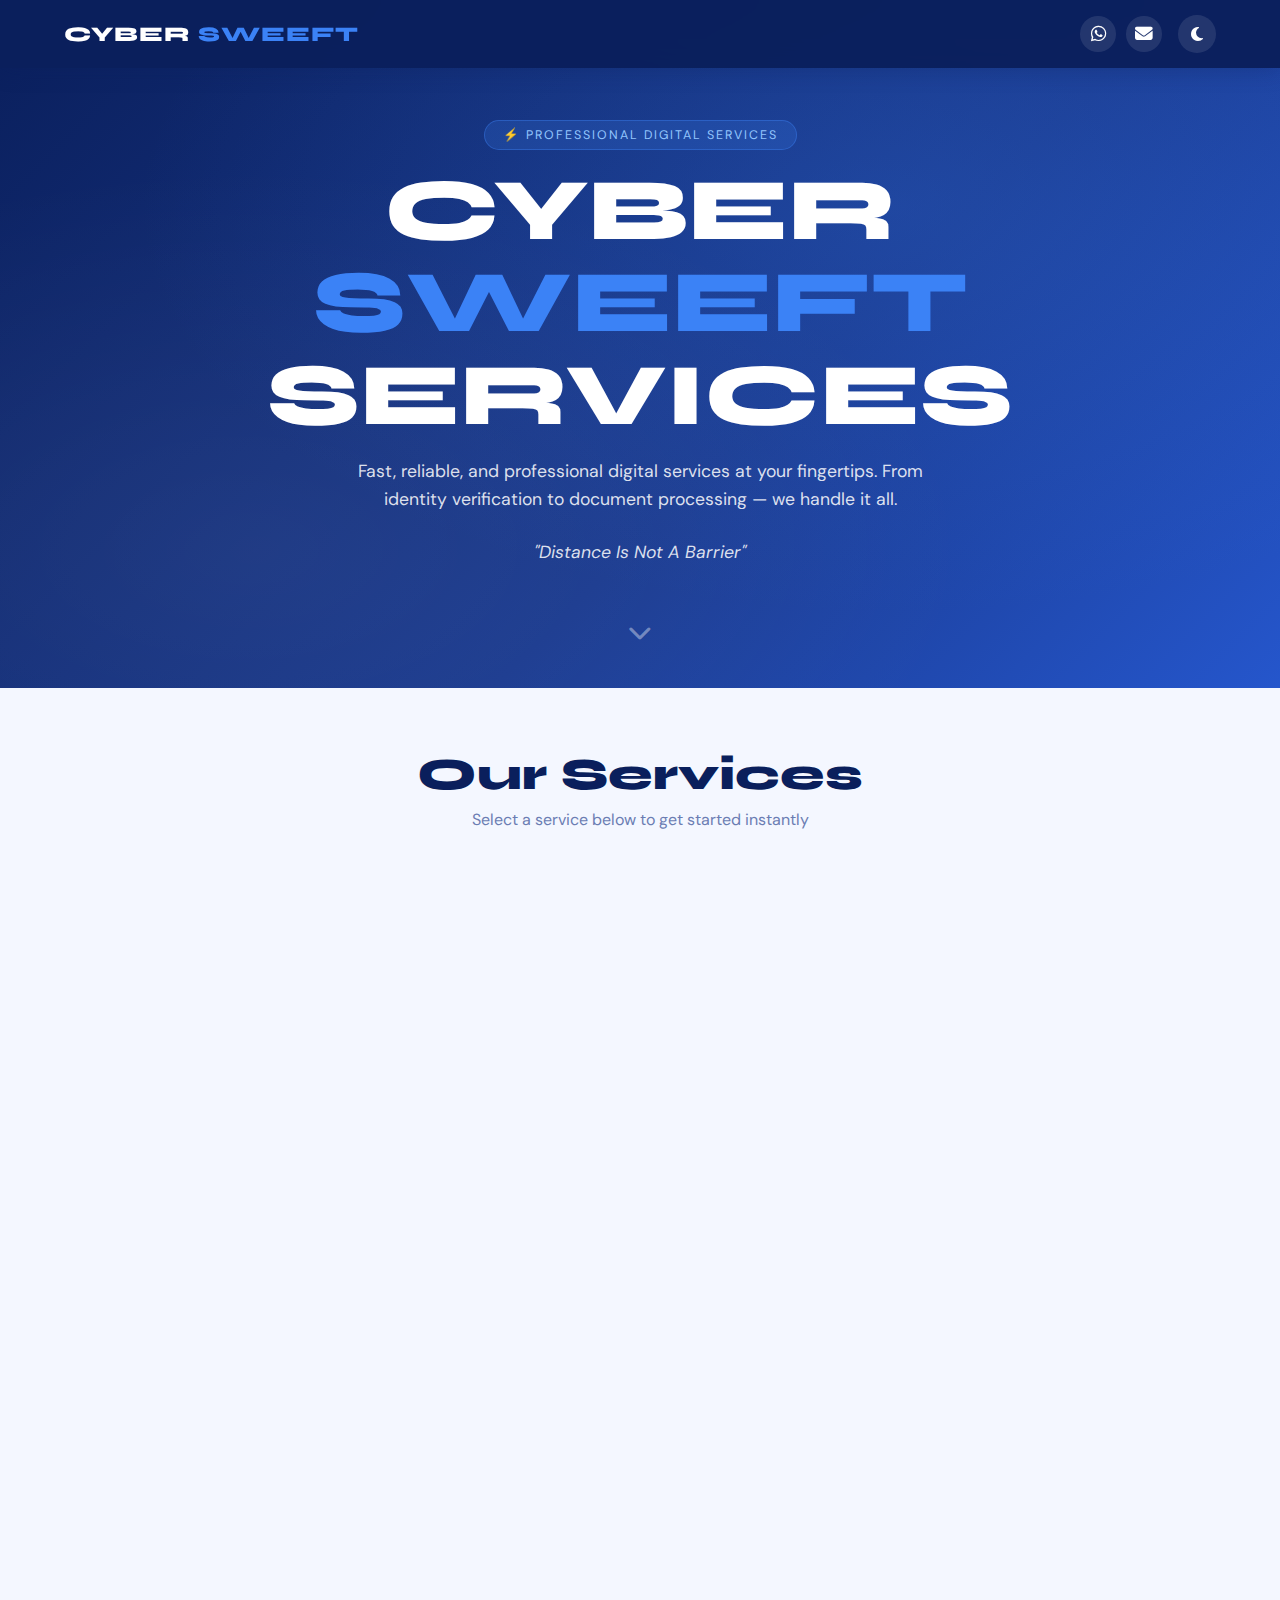
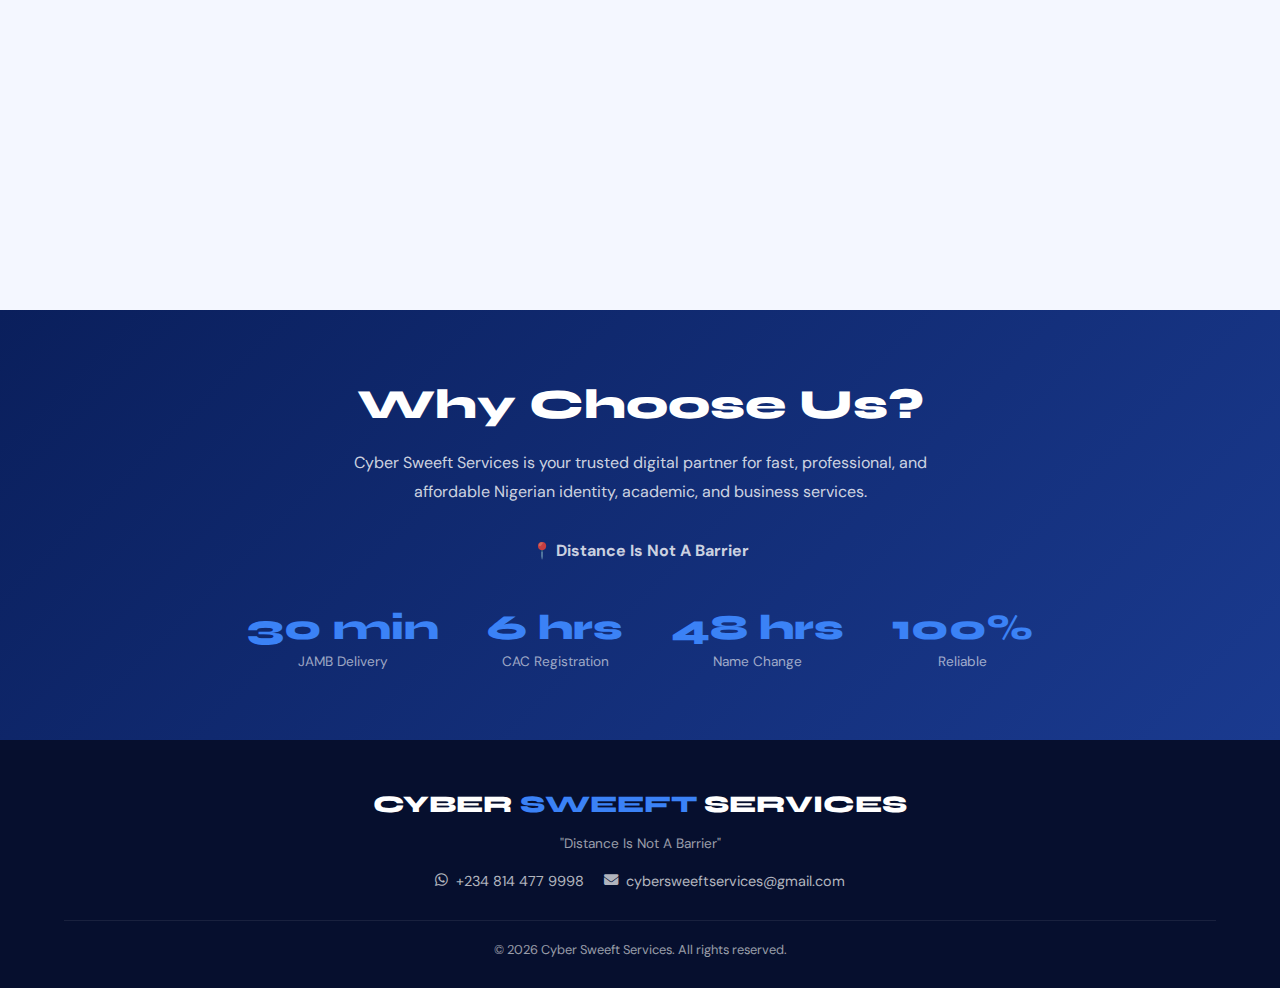
<file: index.html>
<!DOCTYPE html>
<html lang="en">
<head>
<meta charset="UTF-8">
<meta name="viewport" content="width=device-width, initial-scale=1.0">
<title>Cyber Sweeft Services</title>
<link rel="icon" type="image/png" href="logo.png">
<link href="https://fonts.googleapis.com/css2?family=Syne:wght@400;600;700;800&family=DM+Sans:wght@300;400;500&display=swap" rel="stylesheet">
<link rel="stylesheet" href="https://cdnjs.cloudflare.com/ajax/libs/font-awesome/6.5.0/css/all.min.css">
<style>
  :root {
    --blue: #0a1f5c;
    --blue-mid: #1a3a8f;
    --blue-light: #2556cc;
    --accent: #3b82f6;
    --white: #ffffff;
    --off-white: #f4f7ff;
    --text-muted: #6b7db3;
    --card-bg: #ffffff;
    --shadow: 0 8px 40px rgba(10,31,92,0.12);
  }
  [data-theme="dark"] {
    --white: #0d1b3e;
    --off-white: #0a1530;
    --card-bg: #132050;
    --text-muted: #8fa8d8;
    --shadow: 0 8px 40px rgba(0,0,0,0.4);
  }
  * { margin: 0; padding: 0; box-sizing: border-box; }
  body {
    font-family: 'DM Sans', sans-serif;
    background: var(--off-white);
    color: var(--blue);
    transition: background 0.3s, color 0.3s;
    overflow-x: hidden;
  }
  [data-theme="dark"] body { color: var(--white); }

  /* NAV */
  nav {
    position: fixed; top: 0; left: 0; right: 0; z-index: 100;
    background: rgba(10,31,92,0.97);
    backdrop-filter: blur(12px);
    padding: 0 5%;
    display: flex; align-items: center; justify-content: space-between;
    height: 68px;
    box-shadow: 0 2px 20px rgba(10,31,92,0.3);
  }
  .logo {
    font-family: 'Syne', sans-serif;
    font-weight: 800;
    font-size: 1.3rem;
    color: var(--white);
    letter-spacing: 1px;
    text-decoration: none;
  }
  .logo span { color: var(--accent); }
  .nav-right { display: flex; align-items: center; gap: 16px; }
  .theme-toggle {
    background: rgba(255,255,255,0.1);
    border: none; border-radius: 50%;
    width: 38px; height: 38px;
    color: white; cursor: pointer;
    font-size: 1rem;
    display: flex; align-items: center; justify-content: center;
    transition: background 0.2s;
  }
  .theme-toggle:hover { background: rgba(255,255,255,0.2); }
  .contact-nav {
    display: flex; gap: 10px;
  }
  .contact-nav a {
    color: white; font-size: 1.1rem;
    background: rgba(255,255,255,0.1);
    border-radius: 50%; width: 36px; height: 36px;
    display: flex; align-items: center; justify-content: center;
    text-decoration: none; transition: background 0.2s;
  }
  .contact-nav a:hover { background: var(--accent); }

  /* HERO - UPDATED FOR COMPACTNESS */
  .hero {
    min-height: 75vh; /* Reduced from 100vh to close the gap */
    background: linear-gradient(135deg, var(--blue) 0%, var(--blue-mid) 60%, var(--blue-light) 100%);
    display: flex; flex-direction: column; align-items: center; justify-content: center;
    text-align: center; 
    padding: 120px 5% 40px; /* Adjusted padding */
    position: relative; overflow: hidden;
  }
  .hero::before {
    content: '';
    position: absolute; inset: 0;
    background: radial-gradient(ellipse at 70% 30%, rgba(59,130,246,0.2) 0%, transparent 60%),
                radial-gradient(ellipse at 20% 80%, rgba(255,255,255,0.05) 0%, transparent 50%);
  }
  .hero-badge {
    background: rgba(59,130,246,0.2);
    border: 1px solid rgba(59,130,246,0.4);
    border-radius: 50px;
    padding: 6px 18px;
    font-size: 0.78rem;
    color: #93c5fd;
    letter-spacing: 2px;
    text-transform: uppercase;
    margin-bottom: 15px; /* Tighter margin */
    animation: fadeUp 0.6s ease both;
    position: relative; z-index: 2;
  }
  .hero h1 {
    font-family: 'Syne', sans-serif;
    font-size: clamp(2.8rem, 7vw, 5.5rem);
    font-weight: 800;
    color: white;
    line-height: 1.05;
    margin-bottom: 15px; /* Tighter margin */
    animation: fadeUp 0.7s 0.1s ease both;
    position: relative; z-index: 2;
  }
  .hero h1 span { color: var(--accent); }
  .hero p {
    font-size: 1.1rem;
    color: rgba(255,255,255,0.85);
    max-width: 600px;
    line-height: 1.6;
    margin-bottom: 20px; /* Tighter margin */
    animation: fadeUp 0.7s 0.2s ease both;
    position: relative; z-index: 2;
  }
  .tagline {
    font-style: italic;
    font-size: 1rem;
    color: rgba(255,255,255,0.6);
    margin-top: 5px;
    animation: fadeUp 0.7s 0.3s ease both;
    position: relative; z-index: 2;
  }
  .scroll-indicator {
    margin-top: 30px; /* Reduced gap */
    animation: bounce 2s infinite;
    color: rgba(255,255,255,0.4);
    font-size: 1.5rem;
    position: relative; z-index: 2;
  }

  /* SERVICES SECTION */
  .services-section {
    padding: 60px 5% 80px;
    max-width: 1200px;
    margin: 0 auto;
  }
  .section-header {
    text-align: center;
    margin-bottom: 45px;
  }
  .section-header h2 {
    font-family: 'Syne', sans-serif;
    font-size: clamp(1.8rem, 4vw, 2.8rem);
    font-weight: 800;
    color: var(--blue);
    margin-bottom: 8px;
  }
  [data-theme="dark"] .section-header h2 { color: #93c5fd; }
  .section-header p {
    color: var(--text-muted);
    font-size: 1rem;
    max-width: 500px;
    margin: 0 auto;
  }
  .services-grid {
    display: grid;
    grid-template-columns: repeat(auto-fit, minmax(280px, 1fr));
    gap: 24px;
  }
  .service-card {
    background: var(--card-bg);
    border-radius: 20px;
    padding: 32px 24px;
    box-shadow: var(--shadow);
    border: 1px solid rgba(10,31,92,0.07);
    transition: transform 0.3s, box-shadow 0.3s;
    cursor: pointer;
    text-decoration: none;
    color: inherit;
    display: flex; flex-direction: column; gap: 16px;
    position: relative; overflow: hidden;
    animation: fadeUp 0.6s ease both;
  }
  .service-card::before {
    content: '';
    position: absolute; top: 0; left: 0; right: 0; height: 4px;
    background: linear-gradient(90deg, var(--blue-light), var(--accent));
    border-radius: 20px 20px 0 0;
  }
  .service-card:hover {
    transform: translateY(-6px);
    box-shadow: 0 20px 60px rgba(10,31,92,0.18);
  }
  .service-icon {
    width: 52px; height: 52px;
    background: linear-gradient(135deg, var(--blue) 0%, var(--blue-light) 100%);
    border-radius: 14px;
    display: flex; align-items: center; justify-content: center;
    font-size: 1.4rem; color: white;
  }
  .service-card h3 {
    font-family: 'Syne', sans-serif;
    font-size: 1.15rem;
    font-weight: 700;
    color: var(--blue);
  }
  [data-theme="dark"] .service-card h3 { color: #93c5fd; }
  .service-card p {
    font-size: 0.88rem;
    color: var(--text-muted);
    line-height: 1.6;
    flex: 1;
  }

  .btn-row {
    display: flex;
    align-items: center;
    justify-content: flex-start;
    gap: 15px;
    margin-top: 10px;
  }
  .price-tag {
    font-weight: 700;
    font-size: 1rem;
    color: var(--blue-light);
    font-family: 'Syne', sans-serif;
  }
  [data-theme="dark"] .price-tag { color: #93c5fd; }

  .service-btn {
    display: inline-flex; align-items: center; gap: 8px;
    background: linear-gradient(135deg, var(--blue) 0%, var(--blue-light) 100%);
    color: white;
    border: none; border-radius: 12px;
    padding: 10px 20px;
    font-size: 0.85rem; font-weight: 600;
    cursor: pointer; text-decoration: none;
    transition: opacity 0.2s, transform 0.2s;
    font-family: 'DM Sans', sans-serif;
    width: fit-content;
  }
  .service-btn:hover { opacity: 0.9; transform: scale(1.02); }

  /* ABOUT */
  .about-section {
    background: linear-gradient(135deg, var(--blue) 0%, var(--blue-mid) 100%);
    padding: 70px 5%;
    text-align: center;
    color: white;
  }
  .about-section h2 {
    font-family: 'Syne', sans-serif;
    font-size: clamp(1.8rem, 4vw, 2.6rem);
    font-weight: 800;
    margin-bottom: 20px;
  }
  .about-section p {
    max-width: 620px;
    margin: 0 auto 30px;
    color: rgba(255,255,255,0.8);
    line-height: 1.8;
    font-size: 1rem;
  }
  .stats-row {
    display: flex; justify-content: center; gap: 48px; flex-wrap: wrap;
    margin-top: 40px;
  }
  .stat { text-align: center; }
  .stat-num {
    font-family: 'Syne', sans-serif;
    font-size: 2.2rem; font-weight: 800; color: var(--accent);
  }
  .stat-label { font-size: 0.85rem; color: rgba(255,255,255,0.6); margin-top: 4px; }

  /* FOOTER */
  footer {
    background: #060f2e;
    padding: 50px 5% 30px;
    text-align: center;
    color: rgba(255,255,255,0.6);
  }
  .footer-logo {
    font-family: 'Syne', sans-serif;
    font-weight: 800;
    font-size: 1.5rem;
    color: white;
    margin-bottom: 16px;
  }
  .footer-logo span { color: var(--accent); }
  .footer-contact { display: flex; justify-content: center; gap: 20px; flex-wrap: wrap; margin: 20px 0; }
  .footer-contact a {
    color: rgba(255,255,255,0.7);
    text-decoration: none;
    display: flex; align-items: center; gap: 8px;
    font-size: 0.9rem; transition: color 0.2s;
  }
  .footer-contact a:hover { color: var(--accent); }
  .footer-bottom {
    margin-top: 30px;
    font-size: 0.8rem;
    border-top: 1px solid rgba(255,255,255,0.08);
    padding-top: 20px;
  }

  @keyframes fadeUp {
    from { opacity: 0; transform: translateY(25px); }
    to { opacity: 1; transform: translateY(0); }
  }
  @keyframes bounce {
    0%, 100% { transform: translateY(0); }
    50% { transform: translateY(8px); }
  }

  @media(max-width: 600px) {
    .hero { min-height: 60vh; padding-top: 100px; }
    .services-grid { grid-template-columns: 1fr; }
    .stats-row { gap: 28px; }
    nav { padding: 0 4%; }
    .btn-row { flex-direction: row; justify-content: space-between; }
  }
</style>
</head>
<body>

<nav>
  <a href="index.html" class="logo">CYBER <span>SWEEFT</span></a>
  <div class="nav-right">
    <div class="contact-nav">
      <a href="https://wa.me/2348144779998" target="_blank"><i class="fab fa-whatsapp"></i></a>
      <a href="mailto:cybersweeftservices@gmail.com"><i class="fas fa-envelope"></i></a>
    </div>
    <button class="theme-toggle" onclick="toggleTheme()" id="themeBtn"><i class="fas fa-moon"></i></button>
  </div>
</nav>

<section class="hero">
  <div class="hero-badge">⚡ Professional Digital Services</div>
  <h1>CYBER <span>SWEEFT</span><br>SERVICES</h1>
  <p>Fast, reliable, and professional digital services at your fingertips. From identity verification to document processing — we handle it all.</p>
  <p class="tagline">"Distance Is Not A Barrier"</p>
  <div class="scroll-indicator"><i class="fas fa-chevron-down"></i></div>
</section>

<section class="services-section">
  <div class="section-header">
    <h2>Our Services</h2>
    <p>Select a service below to get started instantly</p>
  </div>
  
  <div class="services-grid">
    <a href="nin.html" class="service-card" style="animation-delay:0.05s">
      <div class="service-icon"><i class="fas fa-id-card"></i></div>
      <h3>NIN Services</h3>
      <p>NIN verification slips, phone number search, demo search, and VNIN — fast and accurate identity lookups.</p>
      <div class="service-btn">Explore <i class="fas fa-arrow-right"></i></div>
    </a>

    <a href="cac.html" class="service-card" style="animation-delay:0.1s">
      <div class="service-icon"><i class="fas fa-building"></i></div>
      <h3>CAC Registration</h3>
      <p>Get your business registered with the Corporate Affairs Commission within 6 hours.</p>
      <div class="btn-row">
        <div class="service-btn">Get Started <i class="fas fa-arrow-right"></i></div>
        <span class="price-tag">₦30,000</span>
      </div>
    </a>

    <a href="jamb.html" class="service-card" style="animation-delay:0.15s">
      <div class="service-icon"><i class="fas fa-graduation-cap"></i></div>
      <h3>JAMB Services</h3>
      <p>Admission letters, results, registration slips, profile codes and more — delivered in 30 minutes.</p>
      <div class="service-btn">Explore <i class="fas fa-arrow-right"></i></div>
    </a>

    <a href="https://ultavra.vercel.app/#home" target="_blank" class="service-card" style="animation-delay:0.2s">
      <div class="service-icon"><i class="fas fa-file-alt"></i></div>
      <h3>CV & Document Generation</h3>
      <p>Professional CV, resume, and document generation service. Get your polished documents ready in under 5 minutes.</p>
      <div class="service-btn">Generate Now <i class="fas fa-arrow-right"></i></div>
    </a>

      
    <a href="namechange.html" class="service-card" style="animation-delay:0.3s">
      <div class="service-icon"><i class="fas fa-newspaper"></i></div>
      <h3>Newspaper Change of Name</h3>
      <p>Publish your name change officially in a newspaper within 48 hours. Quick and hassle-free.</p>
      <div class="btn-row">
        <div class="service-btn">Apply Now <i class="fas fa-arrow-right"></i></div>
        <span class="price-tag">₦8,000</span>
      </div>
    </a>

    <a href="nerd.html" class="service-card" style="animation-delay:0.35s">
      <div class="service-icon"><i class="fas fa-user-graduate"></i></div>
      <h3>NERD Enrollment</h3>
      <p>Full NERD enrollment form with personal data, academic details, and project upload.</p>
      <div class="btn-row">
        <div class="service-btn">Enroll Now <i class="fas fa-arrow-right"></i></div>
        <span class="price-tag">₦13,000</span>
      </div>
    </a>

    <a href="nysc.html" class="service-card" style="animation-delay:0.4s">
      <div class="service-icon"><i class="fas fa-user-graduate"></i></div>
      <h3>NYSC Registration</h3>
      <p>Get registered for National Youth Service Corps Programme with professional assistance.</p>
      <div class="btn-row">
        <div class="service-btn">Register Now <i class="fas fa-arrow-right"></i></div>
        <span class="price-tag">₦10,000</span>
      </div>
    </a>

    <a href="clearance.html" class="service-card" style="animation-delay:0.45s">
      <div class="service-icon"><i class="fas fa-check-circle"></i></div>
      <h3>Clearance Deals</h3>
      <p>Smart, Fast and Reliable Way For Student Clearance Without the Stress.</p>
      <div class="service-btn">Explore <i class="fas fa-arrow-right"></i></div>
    </a>
    
    <a href="https://sweeftprojects.vercel.app/" class="service-card" style="animation-delay:0.5s">
      <div class="service-icon"><i class="fas fa-laptop-code"></i></div>
      <h3>Project Templates</h3>
      <p>Final year project templates and materials for students. Get your project done right.</p>
      <div class="btn-row">
        <div class="service-btn">Browse Projects <i class="fas fa-arrow-right"></i></div>
        <span class="price-tag">₦2,500</span>
      </div>
    </a>
  </div>
</section>

<section class="about-section">
  <h2>Why Choose Us?</h2>
  <p>Cyber Sweeft Services is your trusted digital partner for fast, professional, and affordable Nigerian identity, academic, and business services.</p>
  <p><strong>📍 Distance Is Not A Barrier</strong></p>
  <div class="stats-row">
    <div class="stat"><div class="stat-num">30 min</div><div class="stat-label">JAMB Delivery</div></div>
    <div class="stat"><div class="stat-num">6 hrs</div><div class="stat-label">CAC Registration</div></div>
    <div class="stat"><div class="stat-num">48 hrs</div><div class="stat-label">Name Change</div></div>
    <div class="stat"><div class="stat-num">100%</div><div class="stat-label">Reliable</div></div>
  </div>
</section>

<footer>
  <div class="footer-logo">CYBER <span>SWEEFT</span> SERVICES</div>
  <p style="font-size:0.85rem; margin-bottom:10px;">"Distance Is Not A Barrier"</p>
  <div class="footer-contact">
    <a href="https://wa.me/2348144779998" target="_blank"><i class="fab fa-whatsapp"></i> +234 814 477 9998</a>
    <a href="mailto:cybersweeftservices@gmail.com"><i class="fas fa-envelope"></i> cybersweeftservices@gmail.com</a>
  </div>
  <div class="footer-bottom">© 2026 Cyber Sweeft Services. All rights reserved.</div>
</footer>

<script>
function toggleTheme() {
  const html = document.documentElement;
  const btn = document.getElementById('themeBtn');
  if (html.getAttribute('data-theme') === 'dark') {
    html.removeAttribute('data-theme');
    btn.innerHTML = '<i class="fas fa-moon"></i>';
  } else {
    html.setAttribute('data-theme', 'dark');
    btn.innerHTML = '<i class="fas fa-sun"></i>';
  }
}

// Scroll animation observer
const cards = document.querySelectorAll('.service-card');
const obs = new IntersectionObserver(entries => {
  entries.forEach(e => { 
    if(e.isIntersecting) {
        e.target.style.opacity = 1;
        e.target.style.transform = 'translateY(0)';
    }
  });
}, { threshold: 0.1 });

cards.forEach(c => { 
    c.style.opacity = 0; 
    c.style.transform = 'translateY(30px)';
    obs.observe(c); 
});
</script>
</body>
</html>
</file>
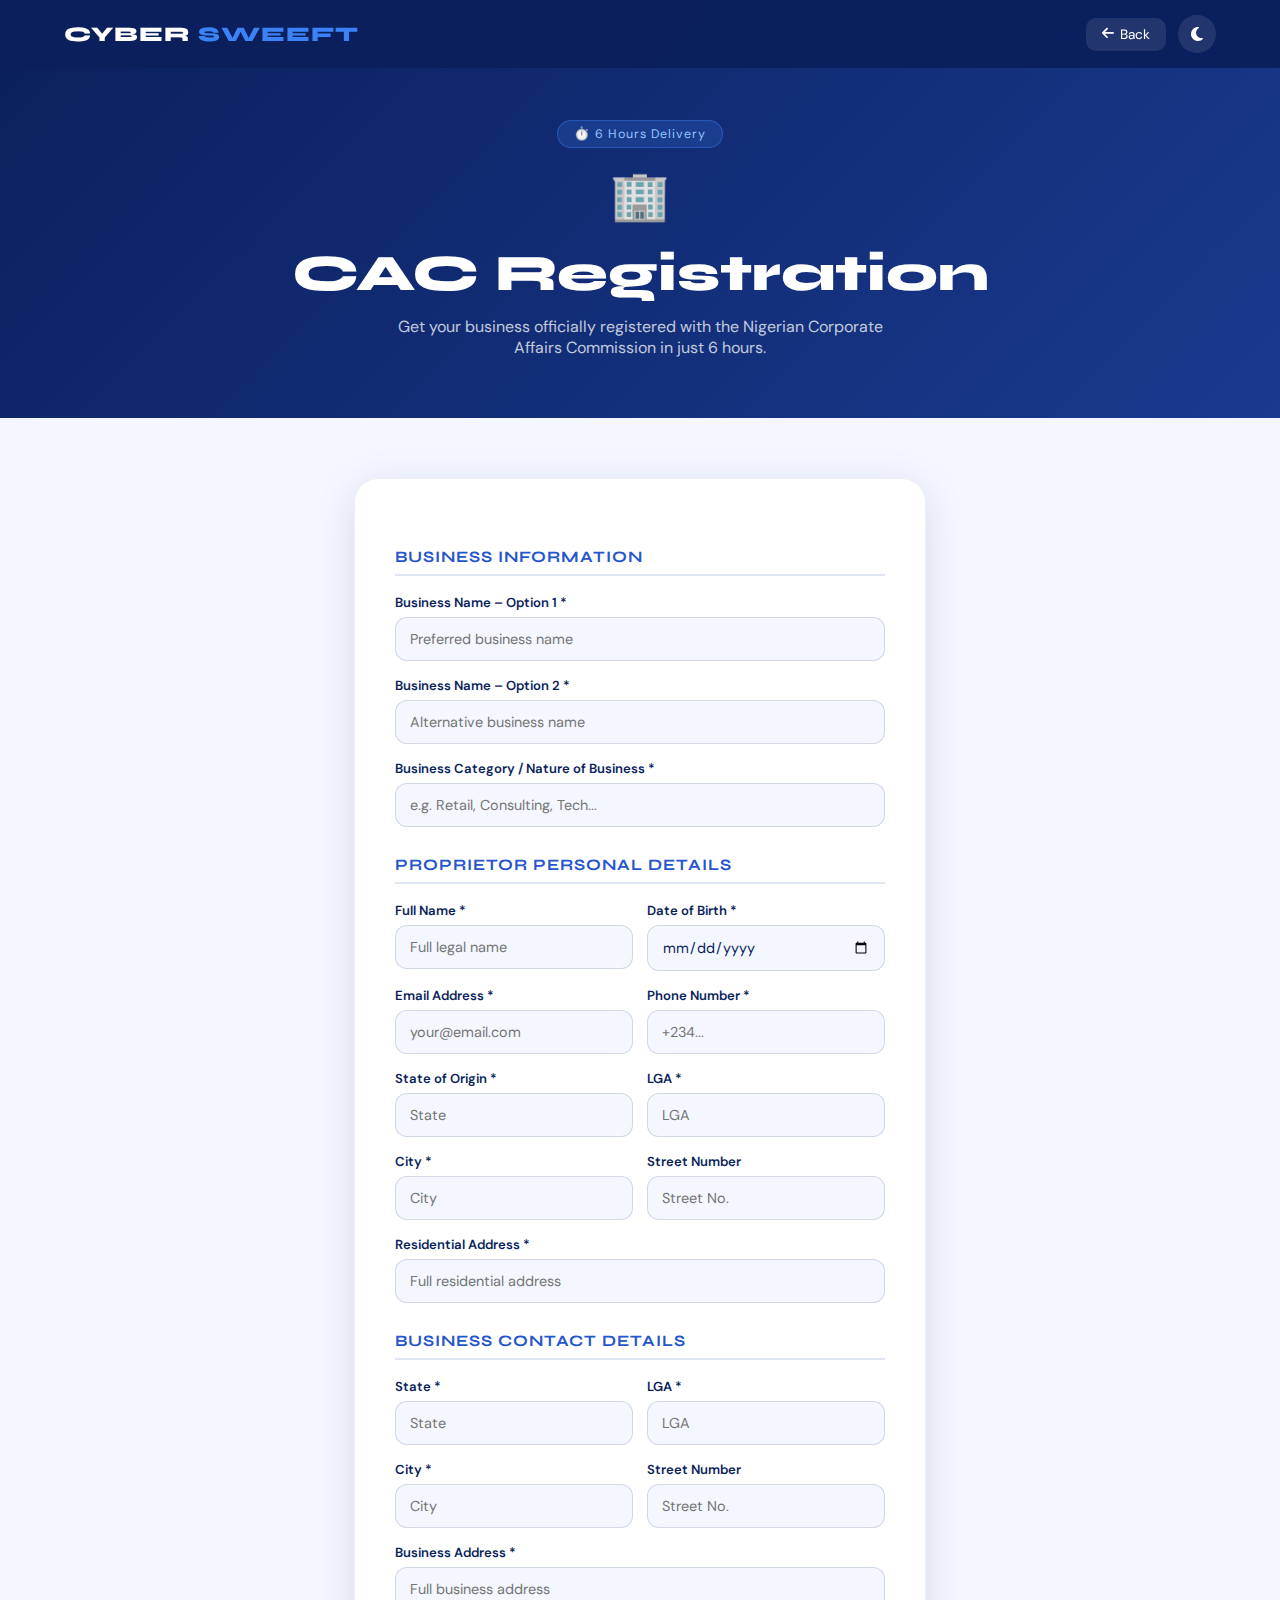
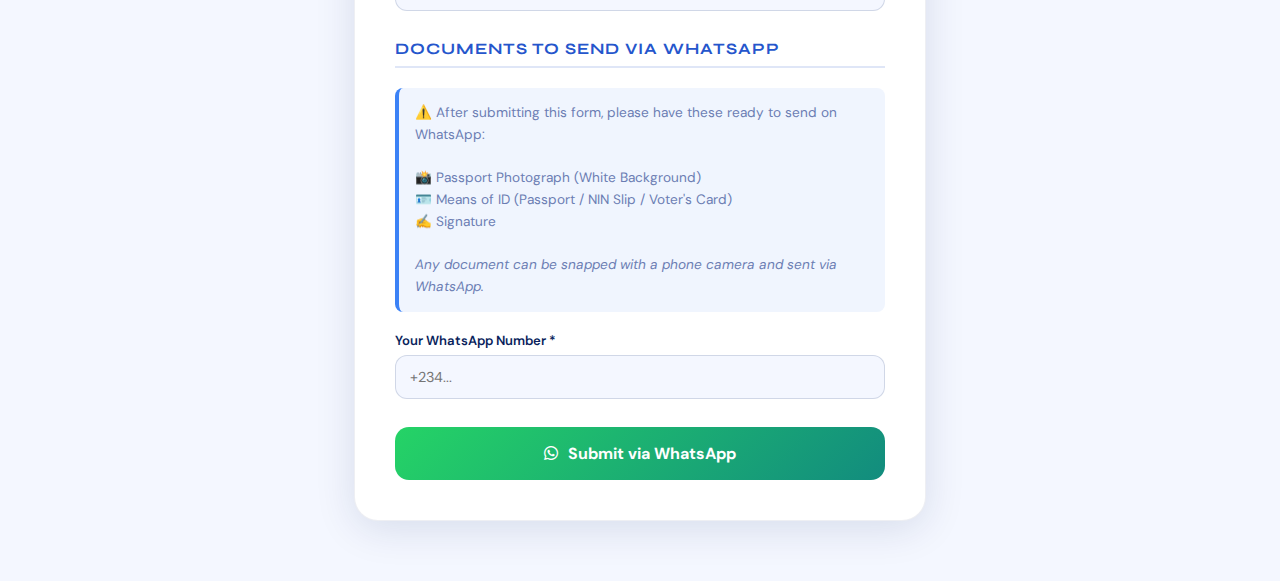
<file: cac.html>
<!DOCTYPE html>
<html lang="en">
<head>
<meta charset="UTF-8">
<meta name="viewport" content="width=device-width, initial-scale=1.0">
<title>CAC Registration – Cyber Sweeft</title>
<link href="https://fonts.googleapis.com/css2?family=Syne:wght@400;600;700;800&family=DM+Sans:wght@300;400;500&display=swap" rel="stylesheet">
<link rel="stylesheet" href="https://cdnjs.cloudflare.com/ajax/libs/font-awesome/6.5.0/css/all.min.css">
<style>
  :root { --blue:#0a1f5c;--blue-mid:#1a3a8f;--blue-light:#2556cc;--accent:#3b82f6;--white:#ffffff;--off-white:#f4f7ff;--text-muted:#6b7db3;--card-bg:#ffffff;--shadow:0 8px 40px rgba(10,31,92,0.12); }
  [data-theme="dark"] { --white:#0d1b3e;--off-white:#0a1530;--card-bg:#132050;--text-muted:#8fa8d8;--shadow:0 8px 40px rgba(0,0,0,0.4); }
  *{margin:0;padding:0;box-sizing:border-box;}
  body{font-family:'DM Sans',sans-serif;background:var(--off-white);color:var(--blue);transition:background 0.3s,color 0.3s;}
  [data-theme="dark"] body{color:#c8d8ff;}
  nav{position:fixed;top:0;left:0;right:0;z-index:100;background:rgba(10,31,92,0.97);backdrop-filter:blur(12px);padding:0 5%;display:flex;align-items:center;justify-content:space-between;height:68px;}
  .logo{font-family:'Syne',sans-serif;font-weight:800;font-size:1.3rem;color:white;letter-spacing:1px;text-decoration:none;}
  .logo span{color:var(--accent);}
  .nav-right{display:flex;align-items:center;gap:12px;}
  .back-btn{background:rgba(255,255,255,0.1);border:none;border-radius:10px;padding:8px 16px;color:white;cursor:pointer;font-size:0.85rem;font-family:'DM Sans',sans-serif;display:flex;align-items:center;gap:6px;text-decoration:none;transition:background 0.2s;}
  .back-btn:hover{background:rgba(255,255,255,0.2);}
  .theme-toggle{background:rgba(255,255,255,0.1);border:none;border-radius:50%;width:38px;height:38px;color:white;cursor:pointer;font-size:1rem;display:flex;align-items:center;justify-content:center;}
  .page-hero{padding:120px 5% 60px;background:linear-gradient(135deg,var(--blue) 0%,var(--blue-mid) 100%);text-align:center;color:white;}
  .page-hero .icon{font-size:3rem;margin-bottom:16px;}
  .page-hero h1{font-family:'Syne',sans-serif;font-size:clamp(2rem,5vw,3.2rem);font-weight:800;margin-bottom:12px;}
  .page-hero p{color:rgba(255,255,255,0.75);font-size:1rem;max-width:520px;margin:0 auto;}
  .badge{display:inline-block;background:rgba(59,130,246,0.2);border:1px solid rgba(59,130,246,0.4);border-radius:50px;padding:5px 16px;font-size:0.78rem;color:#93c5fd;margin-bottom:16px;letter-spacing:1px;}
  .form-container{max-width:700px;margin:0 auto;padding:60px 5%;}
  .form-card{background:var(--card-bg);border-radius:24px;padding:40px;box-shadow:var(--shadow);border:1px solid rgba(10,31,92,0.07);}
  .section-title{font-family:'Syne',sans-serif;font-size:1rem;font-weight:700;color:var(--blue-light);letter-spacing:1px;text-transform:uppercase;margin:28px 0 18px;padding-bottom:8px;border-bottom:2px solid rgba(37,86,204,0.15);}
  [data-theme="dark"] .section-title{color:#60a5fa;}
  .form-group{margin-bottom:16px;}
  .form-group label{display:block;font-size:0.82rem;font-weight:600;color:var(--blue);margin-bottom:6px;}
  [data-theme="dark"] .form-group label{color:#93c5fd;}
  .form-group input,.form-group select,.form-group textarea{width:100%;padding:12px 14px;border:1.5px solid rgba(10,31,92,0.15);border-radius:12px;font-size:0.9rem;font-family:'DM Sans',sans-serif;background:var(--off-white);color:var(--blue);outline:none;transition:border-color 0.2s;}
  [data-theme="dark"] .form-group input,[data-theme="dark"] .form-group select,[data-theme="dark"] .form-group textarea{background:#0d1b3e;color:#c8d8ff;border-color:rgba(255,255,255,0.1);}
  .form-group input:focus,.form-group select:focus,.form-group textarea:focus{border-color:var(--accent);}
  .form-row{display:grid;grid-template-columns:1fr 1fr;gap:14px;}
  @media(max-width:560px){.form-row{grid-template-columns:1fr;}}
  .notice{background:rgba(59,130,246,0.08);border-left:4px solid var(--accent);border-radius:8px;padding:14px 16px;font-size:0.85rem;color:var(--text-muted);margin:20px 0;line-height:1.6;}
  .send-btn{width:100%;background:linear-gradient(135deg,#25d366,#128C7E);color:white;border:none;border-radius:14px;padding:16px;font-size:1rem;font-weight:700;cursor:pointer;display:flex;align-items:center;justify-content:center;gap:10px;font-family:'DM Sans',sans-serif;margin-top:28px;transition:opacity 0.2s;}
  .send-btn:hover{opacity:0.9;}
</style>
</head>
<body>
<nav>
  <a href="index.html" class="logo">CYBER <span>SWEEFT</span></a>
  <div class="nav-right">
    <a href="index.html" class="back-btn"><i class="fas fa-arrow-left"></i> Back</a>
    <button class="theme-toggle" onclick="toggleTheme()" id="themeBtn"><i class="fas fa-moon"></i></button>
  </div>
</nav>

<div class="page-hero">
  <div class="badge">⏱️ 6 Hours Delivery</div>
  <div class="icon">🏢</div>
  <h1>CAC Registration</h1>
  <p>Get your business officially registered with the Nigerian Corporate Affairs Commission in just 6 hours.</p>
</div>

<div class="form-container">
  <div class="form-card">
    <div class="section-title">Business Information</div>
    <div class="form-group"><label>Business Name – Option 1 *</label><input type="text" id="biz1" placeholder="Preferred business name"></div>
    <div class="form-group"><label>Business Name – Option 2 *</label><input type="text" id="biz2" placeholder="Alternative business name"></div>
    <div class="form-group"><label>Business Category / Nature of Business *</label><input type="text" id="biz-cat" placeholder="e.g. Retail, Consulting, Tech..."></div>

    <div class="section-title">Proprietor Personal Details</div>
    <div class="form-row">
      <div class="form-group"><label>Full Name *</label><input type="text" id="fullname" placeholder="Full legal name"></div>
      <div class="form-group"><label>Date of Birth *</label><input type="date" id="dob"></div>
    </div>
    <div class="form-row">
      <div class="form-group"><label>Email Address *</label><input type="email" id="email" placeholder="your@email.com"></div>
      <div class="form-group"><label>Phone Number *</label><input type="tel" id="phone" placeholder="+234..."></div>
    </div>
    <div class="form-row">
      <div class="form-group"><label>State of Origin *</label><input type="text" id="state-origin" placeholder="State"></div>
      <div class="form-group"><label>LGA *</label><input type="text" id="lga-origin" placeholder="LGA"></div>
    </div>
    <div class="form-row">
      <div class="form-group"><label>City *</label><input type="text" id="city-origin" placeholder="City"></div>
      <div class="form-group"><label>Street Number</label><input type="text" id="street-origin" placeholder="Street No."></div>
    </div>
    <div class="form-group"><label>Residential Address *</label><input type="text" id="res-address" placeholder="Full residential address"></div>

    <div class="section-title">Business Contact Details</div>
    <div class="form-row">
      <div class="form-group"><label>State *</label><input type="text" id="biz-state" placeholder="State"></div>
      <div class="form-group"><label>LGA *</label><input type="text" id="biz-lga" placeholder="LGA"></div>
    </div>
    <div class="form-row">
      <div class="form-group"><label>City *</label><input type="text" id="biz-city" placeholder="City"></div>
      <div class="form-group"><label>Street Number</label><input type="text" id="biz-street" placeholder="Street No."></div>
    </div>
    <div class="form-group"><label>Business Address *</label><input type="text" id="biz-address" placeholder="Full business address"></div>

    <div class="section-title">Documents to Send via WhatsApp</div>
    <div class="notice">
      ⚠️ After submitting this form, please have these ready to send on WhatsApp:<br><br>
      📸 Passport Photograph (White Background)<br>
      🪪 Means of ID (Passport / NIN Slip / Voter's Card)<br>
      ✍️ Signature<br><br>
      <em>Any document can be snapped with a phone camera and sent via WhatsApp.</em>
    </div>

    <div class="form-group"><label>Your WhatsApp Number *</label><input type="tel" id="wa-num" placeholder="+234..."></div>

    <button class="send-btn" onclick="sendCAC()"><i class="fab fa-whatsapp"></i> Submit via WhatsApp</button>
  </div>
</div>

<script>
const WA = '2348144779998';
function sendCAC() {
  const f = (id) => document.getElementById(id).value.trim();
  const required = ['biz1','biz2','biz-cat','fullname','dob','email','phone','state-origin','lga-origin','city-origin','res-address','biz-state','biz-lga','biz-city','biz-address','wa-num'];
  for (let r of required) { if (!f(r)) { alert('Please fill all required fields.'); return; } }
  const msg =
`*CAC REGISTRATION SERVICE*

*BUSINESS INFORMATION*
▪️ Business Name (Option 1): ${f('biz1')}
▪️ Business Name (Option 2): ${f('biz2')}
▪️ Business Category: ${f('biz-cat')}

*PROPRIETOR PERSONAL DETAILS*
▪️ Full Name: ${f('fullname')}
▪️ Date of Birth: ${f('dob')}
▪️ Email: ${f('email')}
▪️ Phone Number: ${f('phone')}
▪️ State of Origin: ${f('state-origin')}
▪️ LGA: ${f('lga-origin')}
▪️ City: ${f('city-origin')}
▪️ Residential Address: ${f('res-address')}
▪️ Street Number: ${f('street-origin') || 'N/A'}

*BUSINESS CONTACT DETAILS*
▪️ State: ${f('biz-state')}
▪️ LGA: ${f('biz-lga')}
▪️ City: ${f('biz-city')}
▪️ Business Address: ${f('biz-address')}
▪️ Street Number: ${f('biz-street') || 'N/A'}

▪️ WhatsApp Number: ${f('wa-num')}

_Service Delivery: 6 Hours_
_Please send: Passport Photo, Means of ID & Signature via WhatsApp_`;
  window.open('https://wa.me/' + WA + '?text=' + encodeURIComponent(msg), '_blank');
}
function toggleTheme() {
  const html = document.documentElement;
  const btn = document.getElementById('themeBtn');
  if (html.getAttribute('data-theme')==='dark') { html.removeAttribute('data-theme'); btn.innerHTML='<i class="fas fa-moon"></i>'; }
  else { html.setAttribute('data-theme','dark'); btn.innerHTML='<i class="fas fa-sun"></i>'; }
}
</script>
</body>
</html>
</file>
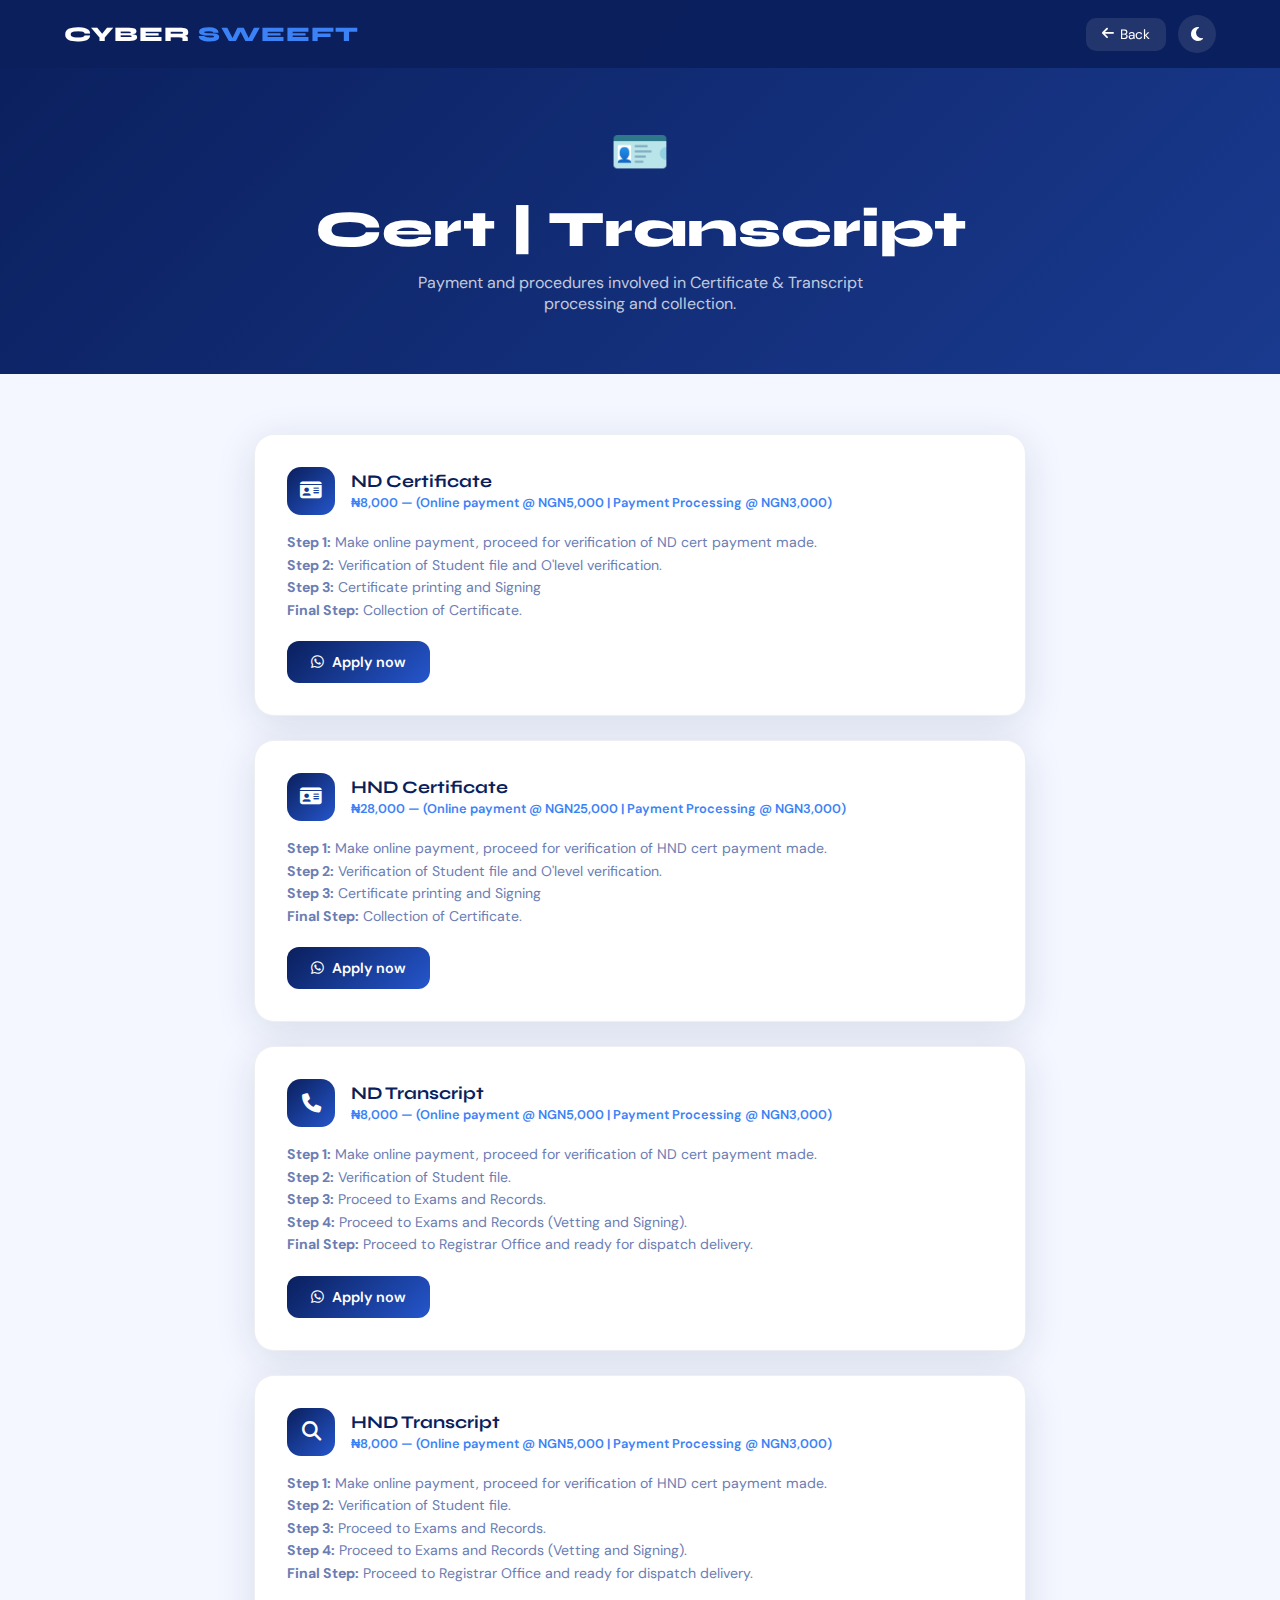
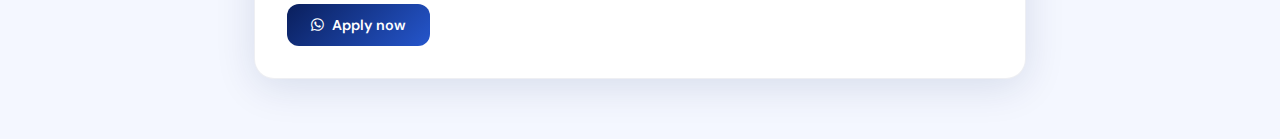
<file: cert.html>
<!DOCTYPE html>
<html lang="en">
<head>
<meta charset="UTF-8">
<meta name="viewport" content="width=device-width, initial-scale=1.0">
<title>Cert | Transcript – Cyber Sweeft</title>
<link href="https://fonts.googleapis.com/css2?family=Syne:wght@400;600;700;800&family=DM+Sans:wght@300;400;500&display=swap" rel="stylesheet">
<link rel="stylesheet" href="https://cdnjs.cloudflare.com/ajax/libs/font-awesome/6.5.0/css/all.min.css">
<style>
  :root {
    --blue: #0a1f5c; --blue-mid: #1a3a8f; --blue-light: #2556cc;
    --accent: #3b82f6; --white: #ffffff; --off-white: #f4f7ff;
    --text-muted: #6b7db3; --card-bg: #ffffff; --shadow: 0 8px 40px rgba(10,31,92,0.12);
  }
  [data-theme="dark"] { --white: #0d1b3e; --off-white: #0a1530; --card-bg: #132050; --text-muted: #8fa8d8; --shadow: 0 8px 40px rgba(0,0,0,0.4); }
  * { margin:0;padding:0;box-sizing:border-box; }
  body { font-family:'DM Sans',sans-serif; background:var(--off-white); color:var(--blue); transition:background 0.3s,color 0.3s; }
  [data-theme="dark"] body { color:#c8d8ff; }
  nav { position:fixed;top:0;left:0;right:0;z-index:100;background:rgba(10,31,92,0.97);backdrop-filter:blur(12px);padding:0 5%;display:flex;align-items:center;justify-content:space-between;height:68px; }
  .logo { font-family:'Syne',sans-serif;font-weight:800;font-size:1.3rem;color:white;letter-spacing:1px;text-decoration:none; }
  .logo span { color:var(--accent); }
  .nav-right { display:flex;align-items:center;gap:12px; }
  .back-btn { background:rgba(255,255,255,0.1);border:none;border-radius:10px;padding:8px 16px;color:white;cursor:pointer;font-size:0.85rem;font-family:'DM Sans',sans-serif;display:flex;align-items:center;gap:6px;text-decoration:none;transition:background 0.2s; }
  .back-btn:hover { background:rgba(255,255,255,0.2); }
  .theme-toggle { background:rgba(255,255,255,0.1);border:none;border-radius:50%;width:38px;height:38px;color:white;cursor:pointer;font-size:1rem;display:flex;align-items:center;justify-content:center; }

  .page-hero { padding: 120px 5% 60px; background: linear-gradient(135deg, var(--blue) 0%, var(--blue-mid) 100%); text-align:center; color:white; }
  .page-hero .icon { font-size:3rem; margin-bottom:16px; }
  .page-hero h1 { font-family:'Syne',sans-serif;font-size:clamp(2rem,5vw,3.2rem);font-weight:800;margin-bottom:12px; }
  .page-hero p { color:rgba(255,255,255,0.75);font-size:1rem;max-width:500px;margin:0 auto; }

  .services-container { max-width:900px;margin:0 auto;padding:60px 5%; }
  .sub-services { display:grid;gap:24px; }

  .sub-card { background:var(--card-bg);border-radius:20px;padding:32px;box-shadow:var(--shadow);border:1px solid rgba(10,31,92,0.07);transition:transform 0.3s; }
  .sub-card:hover { transform:translateY(-4px); }
  .sub-card-header { display:flex;align-items:center;gap:16px;margin-bottom:16px; }
  .sub-icon { width:48px;height:48px;background:linear-gradient(135deg,var(--blue),var(--blue-light));border-radius:14px;display:flex;align-items:center;justify-content:center;font-size:1.2rem;color:white;flex-shrink:0; }
  .sub-card h3 { font-family:'Syne',sans-serif;font-size:1.1rem;font-weight:700;color:var(--blue); }
  [data-theme="dark"] .sub-card h3 { color:#93c5fd; }
  .sub-card .price { font-size:0.8rem;color:var(--accent);font-weight:600;margin-top:2px; }
  .sub-card .desc { font-size:0.88rem;color:var(--text-muted);margin-bottom:20px;line-height:1.6; }
  .apply-btn { background:linear-gradient(135deg,var(--blue),var(--blue-light));color:white;border:none;border-radius:12px;padding:12px 24px;font-size:0.9rem;font-weight:600;cursor:pointer;display:flex;align-items:center;gap:8px;font-family:'DM Sans',sans-serif;transition:opacity 0.2s; }
  .apply-btn:hover { opacity:0.85; }

  /* MODAL */
  .modal-overlay { display:none;position:fixed;inset:0;background:rgba(6,15,46,0.7);backdrop-filter:blur(4px);z-index:200;align-items:center;justify-content:center;padding:20px; }
  .modal-overlay.active { display:flex; }
  .modal { background:var(--card-bg);border-radius:24px;padding:40px;max-width:520px;width:100%;max-height:90vh;overflow-y:auto;animation:slideUp 0.3s ease; }
  .modal h2 { font-family:'Syne',sans-serif;font-size:1.4rem;font-weight:800;color:var(--blue);margin-bottom:6px; }
  [data-theme="dark"] .modal h2 { color:#93c5fd; }
  .modal .subtitle { font-size:0.85rem;color:var(--text-muted);margin-bottom:28px; }
  .form-group { margin-bottom:18px; }
  .form-group label { display:block;font-size:0.82rem;font-weight:600;color:var(--blue);margin-bottom:6px; }
  [data-theme="dark"] .form-group label { color:#93c5fd; }
  .form-group input, .form-group select {
    width:100%;padding:12px 14px;border:1.5px solid rgba(10,31,92,0.15);border-radius:12px;
    font-size:0.9rem;font-family:'DM Sans',sans-serif;background:var(--off-white);color:var(--blue);
    outline:none;transition:border-color 0.2s;
  }
  [data-theme="dark"] .form-group input, [data-theme="dark"] .form-group select { background:#0d1b3e;color:#c8d8ff;border-color:rgba(255,255,255,0.1); }
  .form-group input:focus, .form-group select:focus { border-color:var(--accent); }
  .modal-actions { display:flex;gap:12px;margin-top:24px; }
  .btn-send { flex:1;background:linear-gradient(135deg,#25d366,#128C7E);color:white;border:none;border-radius:12px;padding:14px;font-size:0.95rem;font-weight:700;cursor:pointer;display:flex;align-items:center;justify-content:center;gap:8px;font-family:'DM Sans',sans-serif; }
  .btn-cancel { background:var(--off-white);color:var(--text-muted);border:none;border-radius:12px;padding:14px 20px;cursor:pointer;font-family:'DM Sans',sans-serif;font-size:0.9rem; }
  [data-theme="dark"] .btn-cancel { background:#1e3060; }

  @keyframes slideUp { from{opacity:0;transform:translateY(30px)}to{opacity:1;transform:translateY(0)} }
</style>
</head>
<body>
<nav>
  <a href="index.html" class="logo">CYBER <span>SWEEFT</span></a>
  <div class="nav-right">
    <a href="index.html" class="back-btn"><i class="fas fa-arrow-left"></i> Back</a>
    <button class="theme-toggle" onclick="toggleTheme()" id="themeBtn"><i class="fas fa-moon"></i></button>
  </div>
</nav>

<div class="page-hero">
  <div class="icon">🪪</div>
  <h1>Cert | Transcript</h1>
  <p>Payment and procedures involved in Certificate & Transcript processing and collection.</p>
</div>

<div class="services-container">
  <div class="sub-services">

       <div class="sub-card">
      <div class="sub-card-header">
        <div class="sub-icon"><i class="fas fa-id-card"></i></div>
        <div>
          <h3>ND Certificate</h3>
          <div class="price">₦8,000 — (Online payment @ NGN5,000 | Payment Processing @ NGN3,000)</div>
        </div>
      </div>
      <p class="desc"><b>Step 1:</b> Make online payment, proceed for verification of ND cert payment made.<br>
   <b>Step 2:</b> Verification of Student file and O'level verification.<br>
   <b>Step 3:</b> Certificate printing and Signing<br>
    <b>Final Step:</b> Collection of Certificate.</p>

      <button class="apply-btn" onclick="openModal('nd')"><i class="fab fa-whatsapp"></i> Apply now</button>
    </div>

	<div class="sub-card">
      <div class="sub-card-header">
        <div class="sub-icon"><i class="fas fa-id-card"></i></div>
        <div>
          <h3>HND Certificate</h3>
         <div class="price">₦28,000 — (Online payment @ NGN25,000 | Payment Processing @ NGN3,000)</div>
        </div>
      </div>
      <p class="desc"><b>Step 1:</b> Make online payment, proceed for verification of HND cert payment made.<br>
   <b>Step 2:</b> Verification of Student file and O'level verification.<br>
   <b>Step 3:</b> Certificate printing and Signing<br>
    <b>Final Step:</b> Collection of Certificate.</p>

      <button class="apply-btn" onclick="openModal('hnd')"><i class="fab fa-whatsapp"></i> Apply now</button>
    </div>

    <div class="sub-card">
      <div class="sub-card-header">
        <div class="sub-icon"><i class="fas fa-phone"></i></div>
        <div>
          <h3>ND Transcript</h3>
           <div class="price">₦8,000 — (Online payment @ NGN5,000 | Payment Processing @ NGN3,000)</div>
        </div>
      </div>
      <p class="desc"><b>Step 1:</b> Make online payment, proceed for verification of ND cert payment made.<br>
   <b>Step 2:</b> Verification of Student file.<br>
   <b>Step 3:</b> Proceed to Exams and Records.<br>
      <b>Step 4:</b> Proceed to Exams and Records (Vetting and Signing).<br>
	<b>Final Step:</b> Proceed to Registrar Office and ready for dispatch delivery.</p>
      <button class="apply-btn" onclick="openModal('nd-trans')"><i class="fab fa-whatsapp"></i> Apply now</button>
    </div>

    <div class="sub-card">
      <div class="sub-card-header">
        <div class="sub-icon"><i class="fas fa-search"></i></div>
        <div>
          <h3>HND Transcript</h3>
          <div class="price">₦8,000 — (Online payment @ NGN5,000 | Payment Processing @ NGN3,000)</div>
        </div>
      </div>
     <p class="desc"><b>Step 1:</b> Make online payment, proceed for verification of HND cert payment made.<br>
   <b>Step 2:</b> Verification of Student file.<br>
   <b>Step 3:</b> Proceed to Exams and Records.<br>
      <b>Step 4:</b> Proceed to Exams and Records (Vetting and Signing).<br>
	<b>Final Step:</b> Proceed to Registrar Office and ready for dispatch delivery.</p>

     <button class="apply-btn" onclick="openModal('hnd-trans')"><i class="fab fa-whatsapp"></i> Apply now</button>
    </div>

  </div>
</div>

<!-- MODAL: ND Certificate -->
<div class="modal-overlay" id="modal-nd">
  <div class="modal">
    <h2>ND Certificate Application</h2>
    <p class="subtitle">Fill in the details below and we'll open WhatsApp with your order pre-filled.</p>
    <div class="form-group"><label>Full Name *</label><input type="text" id="nd-name" placeholder="Your full name"></div>
    <div class="form-group"><label>Matric Number *</label><input type="text" id="nd-matric" placeholder="e.g. ND/CS/2020/001"></div>
    <div class="form-group"><label>Department *</label><input type="text" id="nd-dept" placeholder="e.g. Computer Science"></div>
    <div class="modal-actions">
      <button class="btn-cancel" onclick="closeModal('nd')">Cancel</button>
      <button class="btn-send" onclick="sendND()"><i class="fab fa-whatsapp"></i> Send to WhatsApp</button>
    </div>
  </div>
</div>

<!-- MODAL: HND Certificate -->
<div class="modal-overlay" id="modal-hnd">
  <div class="modal">
    <h2>HND Certificate Application</h2>
    <p class="subtitle">Fill in the details below and we'll open WhatsApp with your order pre-filled.</p>
    <div class="form-group"><label>Full Name *</label><input type="text" id="hnd-name" placeholder="Your full name"></div>
    <div class="form-group"><label>Matric Number *</label><input type="text" id="hnd-matric" placeholder="e.g. HND/CS/2022/001"></div>
    <div class="form-group"><label>Department *</label><input type="text" id="hnd-dept" placeholder="e.g. Computer Science"></div>
    <div class="modal-actions">
      <button class="btn-cancel" onclick="closeModal('hnd')">Cancel</button>
      <button class="btn-send" onclick="sendHND()"><i class="fab fa-whatsapp"></i> Send to WhatsApp</button>
    </div>
  </div>
</div>

<!-- MODAL: ND Transcript -->
<div class="modal-overlay" id="modal-nd-trans">
  <div class="modal">
    <h2>ND Transcript Application</h2>
    <p class="subtitle">Fill in the details below and we'll open WhatsApp with your order pre-filled.</p>
    <div class="form-group"><label>Full Name *</label><input type="text" id="ndt-name" placeholder="Your full name"></div>
    <div class="form-group"><label>Matric Number *</label><input type="text" id="ndt-matric" placeholder="e.g. ND/CS/2020/001"></div>
    <div class="form-group"><label>Destination Address *</label><input type="text" id="ndt-addr" placeholder="Where should the transcript be sent?"></div>
    <div class="modal-actions">
      <button class="btn-cancel" onclick="closeModal('nd-trans')">Cancel</button>
      <button class="btn-send" onclick="sendNDTrans()"><i class="fab fa-whatsapp"></i> Send to WhatsApp</button>
    </div>
  </div>
</div>

<!-- MODAL: HND Transcript -->
<div class="modal-overlay" id="modal-hnd-trans">
  <div class="modal">
    <h2>HND Transcript Application</h2>
    <p class="subtitle">Fill in the details below and we'll open WhatsApp with your order pre-filled.</p>
    <div class="form-group"><label>Full Name *</label><input type="text" id="hndt-name" placeholder="Your full name"></div>
    <div class="form-group"><label>Matric Number *</label><input type="text" id="hndt-matric" placeholder="e.g. HND/CS/2022/001"></div>
    <div class="form-group"><label>Destination Address *</label><input type="text" id="hndt-addr" placeholder="Where should the transcript be sent?"></div>
    <div class="modal-actions">
      <button class="btn-cancel" onclick="closeModal('hnd-trans')">Cancel</button>
      <button class="btn-send" onclick="sendHNDTrans()"><i class="fab fa-whatsapp"></i> Send to WhatsApp</button>
    </div>
  </div>
</div>

<script>
const WA = '2348144779998';

function openModal(id) { 
    document.getElementById('modal-'+id).classList.add('active'); 
}

function closeModal(id) { 
    document.getElementById('modal-'+id).classList.remove('active'); 
}

function sendWA(msg) {
  window.open('https://wa.me/' + WA + '?text=' + encodeURIComponent(msg), '_blank');
}

// ND Certificate Logic
function sendND() {
  const name = document.getElementById('nd-name').value.trim();
  const matric = document.getElementById('nd-matric').value.trim();
  const dept = document.getElementById('nd-dept').value.trim();
  
  if (!name || !matric || !dept) { 
      alert('Please fill all required fields.'); 
      return; 
  }
  
  const msg = `*CERTIFICATE/TRANSCRIPT SERVICES*\n*Service: ND Certificate*\n\n▪️ Full Name: ${name}\n▪️ Matric Number: ${matric}\n▪️ Department: ${dept}\n\n_Unit Cost: ₦8,000_`;
  sendWA(msg);
}

// HND Certificate Logic
function sendHND() {
  const name = document.getElementById('hnd-name').value.trim();
  const matric = document.getElementById('hnd-matric').value.trim();
  const dept = document.getElementById('hnd-dept').value.trim();
  
  if (!name || !matric || !dept) { 
      alert('Please fill all required fields.'); 
      return; 
  }
  
  const msg = `*CERTIFICATE/TRANSCRIPT SERVICES*\n*Service: HND Certificate*\n\n▪️ Full Name: ${name}\n▪️ Matric Number: ${matric}\n▪️ Department: ${dept}\n\n_Unit Cost: ₦28,000_`;
  sendWA(msg);
}

// ND Transcript Logic
function sendNDTrans() {
  const name = document.getElementById('ndt-name').value.trim();
  const matric = document.getElementById('ndt-matric').value.trim();
  const addr = document.getElementById('ndt-addr').value.trim();
  
  if (!name || !matric || !addr) { 
      alert('Please fill all required fields.'); 
      return; 
  }
  
  const msg = `*CERTIFICATE/TRANSCRIPT SERVICES*\n*Service: ND Transcript*\n\n▪️ Full Name: ${name}\n▪️ Matric Number: ${matric}\n▪️ Destination: ${addr}\n\n_Unit Cost: ₦8,000_`;
  sendWA(msg);
}

// HND Transcript Logic
function sendHNDTrans() {
  const name = document.getElementById('hndt-name').value.trim();
  const matric = document.getElementById('hndt-matric').value.trim();
  const addr = document.getElementById('hndt-addr').value.trim();
  
  if (!name || !matric || !addr) { 
      alert('Please fill all required fields.'); 
      return; 
  }
  
  const msg = `*CERTIFICATE/TRANSCRIPT SERVICES*\n*Service: HND Transcript*\n\n▪️ Full Name: ${name}\n▪️ Matric Number: ${matric}\n▪️ Destination: ${addr}\n\n_Unit Cost: ₦8,000_`;
  sendWA(msg);
}

function toggleTheme() {
  const html = document.documentElement;
  const btn = document.getElementById('themeBtn');
  if (html.getAttribute('data-theme')==='dark') { 
      html.removeAttribute('data-theme'); 
      btn.innerHTML='<i class="fas fa-moon"></i>'; 
  } else { 
      html.setAttribute('data-theme','dark'); 
      btn.innerHTML='<i class="fas fa-sun"></i>'; 
  }
}

// close modal on overlay click
document.querySelectorAll('.modal-overlay').forEach(o => {
  o.addEventListener('click', e => { 
      if(e.target === o) o.classList.remove('active'); 
  });
});
</script>
</body>
</html>
</file>
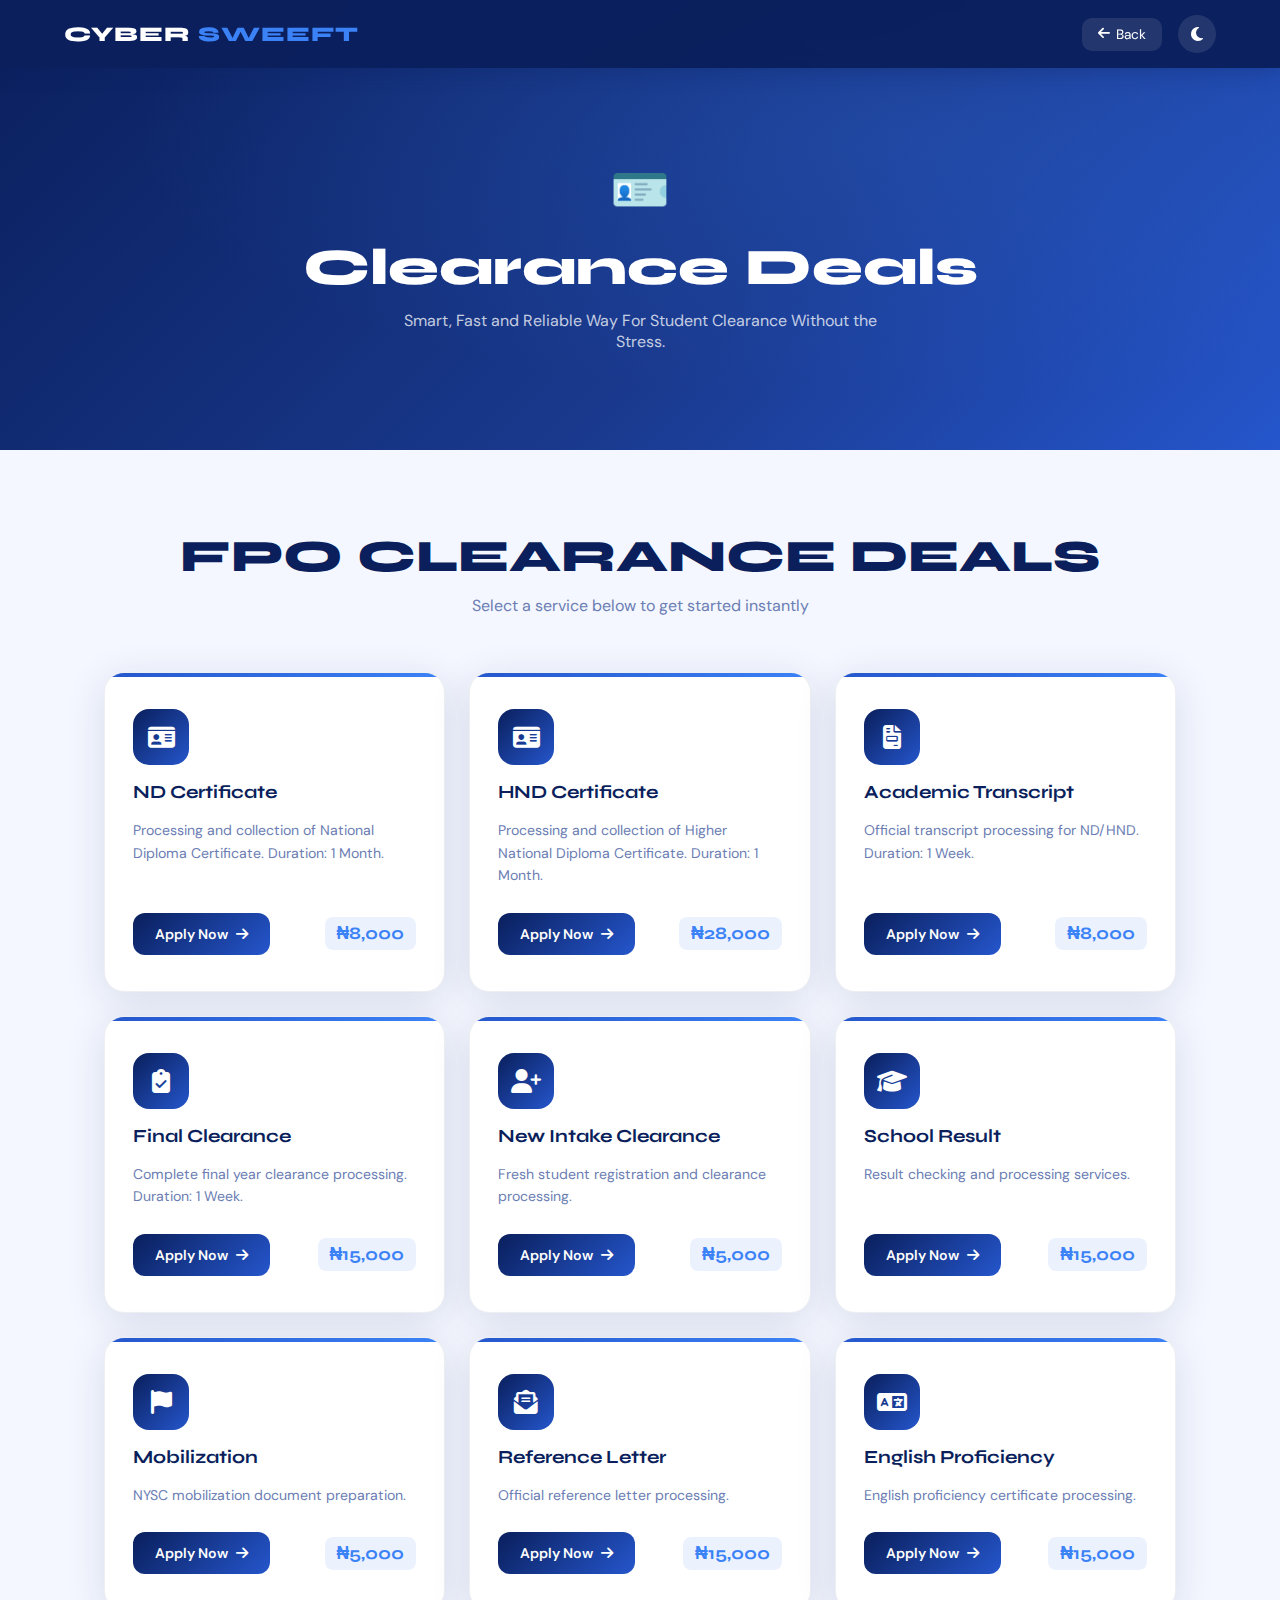
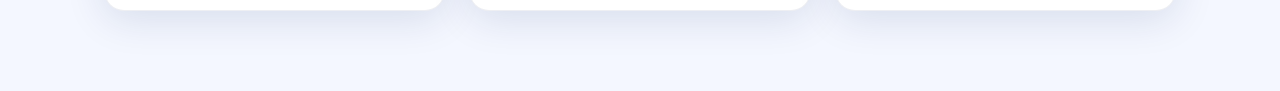
<file: clearance.html>
<!DOCTYPE html>
<html lang="en">
<head>
<meta charset="UTF-8">
<meta name="viewport" content="width=device-width, initial-scale=1.0">
<title>Clearance Deals – Cyber Sweeft</title>
<link href="https://fonts.googleapis.com/css2?family=Syne:wght@400;600;700;800&family=DM+Sans:wght@300;400;500&display=swap" rel="stylesheet">
<link rel="stylesheet" href="https://cdnjs.cloudflare.com/ajax/libs/font-awesome/6.5.0/css/all.min.css">
<style>
  :root {
    --blue: #0a1f5c; --blue-mid: #1a3a8f; --blue-light: #2556cc;
    --accent: #3b82f6; --white: #ffffff; --off-white: #f4f7ff;
    --text-muted: #6b7db3; --card-bg: #ffffff; --shadow: 0 8px 40px rgba(10,31,92,0.12);
  }
  [data-theme="dark"] { --white: #0d1b3e; --off-white: #0a1530; --card-bg: #132050; --text-muted: #8fa8d8; --shadow: 0 8px 40px rgba(0,0,0,0.4); }
  * { margin:0;padding:0;box-sizing:border-box; }
  body { font-family:'DM Sans',sans-serif; background:var(--off-white); color:var(--blue); transition:background 0.3s,color 0.3s; overflow-x: hidden; }
  [data-theme="dark"] body { color:#c8d8ff; }
  
  /* NAV - Matching Reference */
  nav { position:fixed;top:0;left:0;right:0;z-index:100;background:rgba(10,31,92,0.97);backdrop-filter:blur(12px);padding:0 5%;display:flex;align-items:center;justify-content:space-between;height:68px; box-shadow: 0 2px 20px rgba(10,31,92,0.3); }
  .logo { font-family:'Syne',sans-serif;font-weight:800;font-size:1.3rem;color:white;letter-spacing:1px;text-decoration:none; }
  .logo span { color:var(--accent); }
  .nav-right { display:flex;align-items:center;gap:16px; }
  .back-btn { background:rgba(255,255,255,0.1);border:none;border-radius:10px;padding:8px 16px;color:white;cursor:pointer;font-size:0.85rem;font-family:'DM Sans',sans-serif;display:flex;align-items:center;gap:6px;text-decoration:none;transition:background 0.2s; }
  .back-btn:hover { background:rgba(255,255,255,0.2); }
  .theme-toggle { background:rgba(255,255,255,0.1);border:none;border-radius:50%;width:38px;height:38px;color:white;cursor:pointer;font-size:1rem;display:flex;align-items:center;justify-content:center; transition: background 0.2s; }
  .theme-toggle:hover { background:rgba(255,255,255,0.2); }

  /* HERO - Matching Reference Style */
  .page-hero { 
    min-height: 50vh;
    padding: 120px 5% 60px; 
    background: linear-gradient(135deg, var(--blue) 0%, var(--blue-mid) 60%, var(--blue-light) 100%); 
    text-align:center; 
    color:white; 
    position: relative;
    display: flex;
    flex-direction: column;
    justify-content: center;
    align-items: center;
  }
  .page-hero::before {
    content: '';
    position: absolute; inset: 0;
    background: radial-gradient(ellipse at 70% 30%, rgba(59,130,246,0.2) 0%, transparent 60%);
  }
  .page-hero .icon { font-size:3rem; margin-bottom:16px; z-index: 1; }
  .page-hero h1 { font-family:'Syne',sans-serif;font-size:clamp(2rem,5vw,3.2rem);font-weight:800;margin-bottom:12px; z-index: 1; }
  .page-hero p { color:rgba(255,255,255,0.75);font-size:1rem;max-width:500px;margin:0 auto; z-index: 1; }

  /* SERVICES SECTION - Matching Reference Grid */
  .services-section {
    padding: 80px 5%;
    max-width: 1200px;
    margin: 0 auto;
  }
  .section-header {
    text-align: center;
    margin-bottom: 56px;
  }
  .section-header h2 {
    font-family: 'Syne', sans-serif;
    font-size: clamp(1.8rem, 4vw, 2.8rem);
    font-weight: 800;
    color: var(--blue);
    margin-bottom: 12px;
  }
  [data-theme="dark"] .section-header h2 { color: #93c5fd; }
  .section-header p {
    color: var(--text-muted);
    font-size: 1rem;
    max-width: 500px;
    margin: 0 auto;
  }

  /* GRID LAYOUT FROM REFERENCE */
  .services-grid {
    display: grid;
    grid-template-columns: repeat(auto-fit, minmax(300px, 1fr));
    gap: 24px;
  }

  /* CARD STYLING FROM REFERENCE */
  .service-card {
    background: var(--card-bg);
    border-radius: 20px;
    padding: 36px 28px;
    box-shadow: var(--shadow);
    border: 1px solid rgba(10,31,92,0.07);
    transition: transform 0.3s, box-shadow 0.3s;
    cursor: pointer;
    text-decoration: none;
    color: inherit;
    display: flex; 
    flex-direction: column; 
    gap: 16px;
    position: relative; 
    overflow: hidden;
    animation: fadeUp 0.6s ease both;
  }
  .service-card::before {
    content: '';
    position: absolute; top: 0; left: 0; right: 0; height: 4px;
    background: linear-gradient(90deg, var(--blue-light), var(--accent));
    border-radius: 20px 20px 0 0;
  }
  .service-card:hover {
    transform: translateY(-6px);
    box-shadow: 0 20px 60px rgba(10,31,92,0.18);
  }
  .service-icon {
    width: 56px; height: 56px;
    background: linear-gradient(135deg, var(--blue) 0%, var(--blue-light) 100%);
    border-radius: 16px;
    display: flex; align-items: center; justify-content: center;
    font-size: 1.5rem; color: white;
  }
  .service-card h3 {
    font-family: 'Syne', sans-serif;
    font-size: 1.15rem;
    font-weight: 700;
    color: var(--blue);
  }
  [data-theme="dark"] .service-card h3 { color: #93c5fd; }
  .service-card p {
    font-size: 0.88rem;
    color: var(--text-muted);
    line-height: 1.6;
    flex: 1;
  }
  
  /* Card Footer with Button and Price */
  .card-footer {
    display: flex;
    align-items: center;
    justify-content: space-between;
    margin-top: auto;
    padding-top: 10px;
  }
  
  .service-btn {
    display: inline-flex; align-items: center; gap: 8px;
    background: linear-gradient(135deg, var(--blue) 0%, var(--blue-light) 100%);
    color: white;
    border: none; border-radius: 12px;
    padding: 12px 22px;
    font-size: 0.88rem; font-weight: 600;
    cursor: pointer; text-decoration: none;
    transition: opacity 0.2s, transform 0.2s;
    font-family: 'DM Sans', sans-serif;
    width: fit-content;
  }
  .service-btn:hover { opacity: 0.9; transform: scale(1.02); }
  
  .price-tag {
    font-family: 'Syne', sans-serif;
    font-weight: 700;
    font-size: 1.1rem;
    color: var(--accent);
    background: rgba(59, 130, 246, 0.1);
    padding: 6px 12px;
    border-radius: 8px;
  }

  /* MODAL STYLING */
  .modal-overlay { display:none;position:fixed;inset:0;background:rgba(6,15,46,0.7);backdrop-filter:blur(4px);z-index:200;align-items:center;justify-content:center;padding:20px; }
  .modal-overlay.active { display:flex; }
  .modal { background:var(--card-bg);border-radius:24px;padding:30px;max-width:600px;width:100%;max-height:90vh;overflow-y:auto;animation:slideUp 0.3s ease; position: relative; }
  .modal h2 { font-family:'Syne',sans-serif;font-size:1.4rem;font-weight:800;color:var(--blue);margin-bottom:6px; }
  [data-theme="dark"] .modal h2 { color:#93c5fd; }
  .modal .subtitle { font-size:0.85rem;color:var(--text-muted);margin-bottom:24px; }
  .form-group { margin-bottom:16px; }
  .form-group label { display:block;font-size:0.82rem;font-weight:600;color:var(--blue);margin-bottom:6px; }
  [data-theme="dark"] .form-group label { color:#93c5fd; }
  .form-group input, .form-group select, .form-group textarea {
    width:100%;padding:12px 14px;border:1.5px solid rgba(10,31,92,0.15);border-radius:12px;
    font-size:0.9rem;font-family:'DM Sans',sans-serif;background:var(--off-white);color:var(--blue);
    outline:none;transition:border-color 0.2s;
  }
  [data-theme="dark"] .form-group input, [data-theme="dark"] .form-group select, [data-theme="dark"] .form-group textarea { background:#0d1b3e;color:#c8d8ff;border-color:rgba(255,255,255,0.1); }
  .form-group input:focus, .form-group select:focus, .form-group textarea:focus { border-color:var(--accent); }
  .form-group textarea { resize: vertical; min-height: 80px; }
  .modal-actions { display:flex;gap:12px;margin-top:24px; }
  .btn-send { flex:1;background:linear-gradient(135deg,#25d366,#128C7E);color:white;border:none;border-radius:12px;padding:14px;font-size:0.95rem;font-weight:700;cursor:pointer;display:flex;align-items:center;justify-content:center;gap:8px;font-family:'DM Sans',sans-serif; }
  .btn-cancel { background:var(--off-white);color:var(--text-muted);border:none;border-radius:12px;padding:14px 20px;cursor:pointer;font-family:'DM Sans',sans-serif;font-size:0.9rem; }
  [data-theme="dark"] .btn-cancel { background:#1e3060; }

  @keyframes slideUp { from{opacity:0;transform:translateY(30px)}to{opacity:1;transform:translateY(0)} }
  @keyframes fadeUp {
    from { opacity: 0; transform: translateY(30px); }
    to { opacity: 1; transform: translateY(0); }
  }
  
  /* Responsive */
  @media(max-width: 600px) {
    .services-grid { grid-template-columns: 1fr; }
    .card-footer { flex-direction: column; gap: 10px; align-items: flex-start; }
    .price-tag { align-self: flex-end; }
  }
</style>
</head>
<body>
<nav>
  <a href="index.html" class="logo">CYBER <span>SWEEFT</span></a>
  <div class="nav-right">
    <a href="index.html" class="back-btn"><i class="fas fa-arrow-left"></i> Back</a>
    <button class="theme-toggle" onclick="toggleTheme()" id="themeBtn"><i class="fas fa-moon"></i></button>
  </div>
</nav>

<div class="page-hero">
  <div class="icon">🪪</div>
  <h1>Clearance Deals</h1>
  <p>Smart, Fast and Reliable Way For Student Clearance Without the Stress.</p>
</div>

<div class="services-section">
  <div class="section-header">
    <h2>FPO CLEARANCE DEALS</h2>
    <p>Select a service below to get started instantly</p>
  </div>
  
  <div class="services-grid">

    <!-- 1. ND Certificate -->
    <div class="service-card" style="animation-delay:0.05s" onclick="openModal('nd')">
      <div class="service-icon"><i class="fas fa-id-card"></i></div>
      <h3>ND Certificate</h3>
      <p>Processing and collection of National Diploma Certificate. Duration: 1 Month.</p>
      <div class="card-footer">
        <div class="service-btn">Apply Now <i class="fas fa-arrow-right"></i></div>
        <div class="price-tag">₦8,000</div>
      </div>
    </div>

    <!-- 2. HND Certificate -->
    <div class="service-card" style="animation-delay:0.1s" onclick="openModal('hnd')">
      <div class="service-icon"><i class="fas fa-id-card"></i></div>
      <h3>HND Certificate</h3>
      <p>Processing and collection of Higher National Diploma Certificate. Duration: 1 Month.</p>
      <div class="card-footer">
        <div class="service-btn">Apply Now <i class="fas fa-arrow-right"></i></div>
        <div class="price-tag">₦28,000</div>
      </div>
    </div>

    <!-- 3. Academic Transcript -->
    <div class="service-card" style="animation-delay:0.15s" onclick="openModal('transcript')">
      <div class="service-icon"><i class="fas fa-file-invoice"></i></div>
      <h3>Academic Transcript</h3>
      <p>Official transcript processing for ND/HND. Duration: 1 Week.</p>
      <div class="card-footer">
        <div class="service-btn">Apply Now <i class="fas fa-arrow-right"></i></div>
        <div class="price-tag">₦8,000</div>
      </div>
    </div>

    <!-- 4. Final Clearance -->
    <div class="service-card" style="animation-delay:0.2s" onclick="openModal('clearance')">
      <div class="service-icon"><i class="fas fa-clipboard-check"></i></div>
      <h3>Final Clearance</h3>
      <p>Complete final year clearance processing. Duration: 1 Week.</p>
      <div class="card-footer">
        <div class="service-btn">Apply Now <i class="fas fa-arrow-right"></i></div>
        <div class="price-tag">₦15,000</div>
      </div>
    </div>

    <!-- 5. New Intake Clearance -->
    <div class="service-card" style="animation-delay:0.25s" onclick="openModal('intake')">
      <div class="service-icon"><i class="fas fa-user-plus"></i></div>
      <h3>New Intake Clearance</h3>
      <p>Fresh student registration and clearance processing.</p>
      <div class="card-footer">
        <div class="service-btn">Apply Now <i class="fas fa-arrow-right"></i></div>
        <div class="price-tag">₦5,000</div>
      </div>
    </div>

    <!-- 6. School Result -->
    <div class="service-card" style="animation-delay:0.3s" onclick="openModal('result')">
      <div class="service-icon"><i class="fas fa-graduation-cap"></i></div>
      <h3>School Result</h3>
      <p>Result checking and processing services.</p>
      <div class="card-footer">
        <div class="service-btn">Apply Now <i class="fas fa-arrow-right"></i></div>
        <div class="price-tag">₦15,000</div>
      </div>
    </div>

    <!-- 7. Mobilization -->
    <div class="service-card" style="animation-delay:0.35s" onclick="openModal('mobilization')">
      <div class="service-icon"><i class="fas fa-flag"></i></div>
      <h3>Mobilization</h3>
      <p>NYSC mobilization document preparation.</p>
      <div class="card-footer">
        <div class="service-btn">Apply Now <i class="fas fa-arrow-right"></i></div>
        <div class="price-tag">₦5,000</div>
      </div>
    </div>

    <!-- 8. Reference Letter -->
    <div class="service-card" style="animation-delay:0.4s" onclick="openModal('reference')">
      <div class="service-icon"><i class="fas fa-envelope-open-text"></i></div>
      <h3>Reference Letter</h3>
      <p>Official reference letter processing.</p>
      <div class="card-footer">
        <div class="service-btn">Apply Now <i class="fas fa-arrow-right"></i></div>
        <div class="price-tag">₦15,000</div>
      </div>
    </div>

    <!-- 9. English Proficiency -->
    <div class="service-card" style="animation-delay:0.45s" onclick="openModal('english')">
      <div class="service-icon"><i class="fas fa-language"></i></div>
      <h3>English Proficiency</h3>
      <p>English proficiency certificate processing.</p>
      <div class="card-footer">
        <div class="service-btn">Apply Now <i class="fas fa-arrow-right"></i></div>
        <div class="price-tag">₦15,000</div>
      </div>
    </div>

  </div>
</div>

<!-- MODALS -->

<!-- 1. ND Certificate Modal -->
<div class="modal-overlay" id="modal-nd">
  <div class="modal">
    <h2>ND Certificate Application</h2>
    <p class="subtitle">Duration: 1 Month | Cost: ₦8,000</p>
    <div class="form-group"><label>Registration Number *</label><input type="text" id="nd-reg" placeholder="e.g. ND/CS/2020/001"></div>
    <div class="form-group"><label>Full Name *</label><input type="text" id="nd-name" placeholder="Your full name"></div>
    <div class="form-group"><label>Department *</label><input type="text" id="nd-dept" placeholder="e.g. Computer Science"></div>
    <div class="form-group"><label>Date of Birth *</label><input type="date" id="nd-dob"></div>
    <div class="form-group"><label>State of Origin *</label><input type="text" id="nd-state" placeholder="State of Origin"></div>
    <div class="form-group"><label>Email *</label><input type="email" id="nd-email" placeholder="Email address"></div>
    <div class="form-group"><label>Phone Number *</label><input type="tel" id="nd-phone" placeholder="Phone number"></div>
    <div class="form-group"><label>Entry Year *</label><input type="text" id="nd-entry" placeholder="e.g. 2020"></div>
    <div class="form-group"><label>Graduation Year *</label><input type="text" id="nd-grad" placeholder="e.g. 2022"></div>
    <div class="modal-actions">
      <button class="btn-cancel" onclick="closeModal('nd')">Cancel</button>
      <button class="btn-send" onclick="sendForm('nd', 'ND Certificate')"><i class="fab fa-whatsapp"></i> Send to WhatsApp</button>
    </div>
  </div>
</div>

<!-- 2. HND Certificate Modal -->
<div class="modal-overlay" id="modal-hnd">
  <div class="modal">
    <h2>HND Certificate Application</h2>
    <p class="subtitle">Duration: 1 Month | Cost: ₦28,000</p>
    <div class="form-group"><label>Registration Number *</label><input type="text" id="hnd-reg" placeholder="e.g. HND/CS/2022/001"></div>
    <div class="form-group"><label>Full Name *</label><input type="text" id="hnd-name" placeholder="Your full name"></div>
    <div class="form-group"><label>Department *</label><input type="text" id="hnd-dept" placeholder="e.g. Computer Science"></div>
    <div class="form-group"><label>Date of Birth *</label><input type="date" id="hnd-dob"></div>
    <div class="form-group"><label>State of Origin *</label><input type="text" id="hnd-state" placeholder="State of Origin"></div>
    <div class="form-group"><label>Email *</label><input type="email" id="hnd-email" placeholder="Email address"></div>
    <div class="form-group"><label>Phone Number *</label><input type="tel" id="hnd-phone" placeholder="Phone number"></div>
    <div class="form-group"><label>Entry Year *</label><input type="text" id="hnd-entry" placeholder="e.g. 2022"></div>
    <div class="form-group"><label>Graduation Year *</label><input type="text" id="hnd-grad" placeholder="e.g. 2024"></div>
    <div class="modal-actions">
      <button class="btn-cancel" onclick="closeModal('hnd')">Cancel</button>
      <button class="btn-send" onclick="sendForm('hnd', 'HND Certificate')"><i class="fab fa-whatsapp"></i> Send to WhatsApp</button>
    </div>
  </div>
</div>

<!-- 3. Academic Transcript Modal -->
<div class="modal-overlay" id="modal-transcript">
  <div class="modal">
    <h2>Academic Transcript Application</h2>
    <p class="subtitle">Duration: 1 Week | Cost: ₦8,000</p>
    
    <!-- LEVEL SELECTOR ADDED HERE -->
    <div class="form-group">
      <label>Select Level *</label>
      <select id="trans-level">
        <option value="ND">ND (National Diploma)</option>
        <option value="HND">HND (Higher National Diploma)</option>
      </select>
    </div>
    
    <div class="form-group"><label>Registration Number *</label><input type="text" id="trans-reg" placeholder="Registration number"></div>
    <div class="form-group"><label>Full Name *</label><input type="text" id="trans-name" placeholder="Full name"></div>
    <div class="form-group"><label>Department *</label><input type="text" id="trans-dept" placeholder="Department"></div>
    <div class="form-group"><label>Date of Birth *</label><input type="date" id="trans-dob"></div>
    <div class="form-group"><label>State of Origin *</label><input type="text" id="trans-state" placeholder="State of Origin"></div>
    <div class="form-group"><label>Email *</label><input type="email" id="trans-email" placeholder="Email"></div>
    <div class="form-group"><label>Phone Number *</label><input type="tel" id="trans-phone" placeholder="Phone number"></div>
    <div class="form-group"><label>Entry Year *</label><input type="text" id="trans-entry" placeholder="Entry year"></div>
    <div class="form-group"><label>Graduation Year *</label><input type="text" id="trans-grad" placeholder="Graduation year"></div>
    <hr style="margin: 20px 0; border: 0; border-top: 1px solid rgba(10,31,92,0.1);">
    <div class="form-group"><label>Organization Email *</label><input type="email" id="trans-org-email" placeholder="Organization Email"></div>
    <div class="form-group"><label>Organization Address *</label><input type="text" id="trans-org-addr" placeholder="Organization Address"></div>
    <div class="form-group"><label>State Location of Organization *</label><input type="text" id="trans-org-state" placeholder="State Location"></div>
    <div class="form-group"><label>Organization Postal Code *</label><input type="text" id="trans-org-postal" placeholder="Postal Code"></div>
    <div class="modal-actions">
      <button class="btn-cancel" onclick="closeModal('transcript')">Cancel</button>
      <button class="btn-send" onclick="sendTranscript()"><i class="fab fa-whatsapp"></i> Send to WhatsApp</button>
    </div>
  </div>
</div>

<!-- 4. Final Clearance Modal -->
<div class="modal-overlay" id="modal-clearance">
  <div class="modal">
    <h2>Final Clearance Application</h2>
    <p class="subtitle">Duration: 1 Week | Cost: ₦15,000</p>
    <div class="form-group"><label>Full Name *</label><input type="text" id="clear-name" placeholder="Full name"></div>
    <div class="form-group"><label>Registration Number *</label><input type="text" id="clear-reg" placeholder="Registration number"></div>
    <div class="form-group"><label>Department *</label><input type="text" id="clear-dept" placeholder="Department"></div>
    <div class="form-group"><label>Phone Number *</label><input type="tel" id="clear-phone" placeholder="Phone number"></div>
    <div class="form-group"><label>Clearance Requirements Status</label>
      <textarea id="clear-reqs" placeholder="List available receipts/documents you have..."></textarea>
    </div>
    <div class="modal-actions">
      <button class="btn-cancel" onclick="closeModal('clearance')">Cancel</button>
      <button class="btn-send" onclick="sendClearance()"><i class="fab fa-whatsapp"></i> Send to WhatsApp</button>
    </div>
  </div>
</div>

<!-- 5. New Intake Clearance Modal -->
<div class="modal-overlay" id="modal-intake">
  <div class="modal">
    <h2>New Intake Clearance</h2>
    <p class="subtitle">Fresh Student Registration | Cost: ₦5,000</p>
    <div class="form-group"><label>Full Name *</label><input type="text" id="intake-name" placeholder="Full name"></div>
    <div class="form-group"><label>Registration Number/Entry Number *</label><input type="text" id="intake-reg" placeholder="Reg/Entry number"></div>
    <div class="form-group"><label>Email Address *</label><input type="email" id="intake-email" placeholder="Email"></div>
    <div class="form-group"><label>Phone Number *</label><input type="tel" id="intake-phone" placeholder="Phone number"></div>
    <div class="form-group"><label>State of Origin *</label><input type="text" id="intake-state" placeholder="State of Origin"></div>
    <div class="form-group"><label>L.G.A *</label><input type="text" id="intake-lga" placeholder="Local Government Area"></div>
    <div class="form-group"><label>Address *</label><input type="text" id="intake-addr" placeholder="Home Address"></div>
    <div class="form-group"><label>Blood Group *</label><input type="text" id="intake-blood" placeholder="Blood Group"></div>
    <div class="form-group"><label>NIN *</label><input type="text" id="intake-nin" placeholder="National ID Number"></div>
    <hr style="margin: 20px 0; border: 0; border-top: 1px solid rgba(10,31,92,0.1);">
    <p style="font-weight: 600; margin-bottom: 10px; color: var(--blue);">Next of Kin Details</p>
    <div class="form-group"><label>Next of Kin Name *</label><input type="text" id="intake-kin-name" placeholder="Next of Kin Name"></div>
    <div class="form-group"><label>Next of Kin Phone *</label><input type="tel" id="intake-kin-phone" placeholder="Next of Kin Phone"></div>
    <div class="form-group"><label>Relationship *</label><input type="text" id="intake-kin-rel" placeholder="Relationship"></div>
    <div class="form-group"><label>Passport Photograph *</label><input type="text" id="intake-passport" placeholder="Link to passport photo or describe"></div>
    <div class="modal-actions">
      <button class="btn-cancel" onclick="closeModal('intake')">Cancel</button>
      <button class="btn-send" onclick="sendIntake()"><i class="fab fa-whatsapp"></i> Send to WhatsApp</button>
    </div>
  </div>
</div>

<!-- 6. School Result Modal -->
<div class="modal-overlay" id="modal-result">
  <div class="modal">
    <h2>School Result Application</h2>
    <p class="subtitle">Result Checking & Processing | Cost: ₦15,000</p>
    <div class="form-group"><label>Full Name *</label><input type="text" id="result-name" placeholder="Full name"></div>
    <div class="form-group"><label>Registration Number *</label><input type="text" id="result-reg" placeholder="Registration number"></div>
    <div class="form-group"><label>Email Address *</label><input type="email" id="result-email" placeholder="Email"></div>
    <div class="form-group"><label>Phone Number *</label><input type="tel" id="result-phone" placeholder="Phone number"></div>
    <div class="modal-actions">
      <button class="btn-cancel" onclick="closeModal('result')">Cancel</button>
      <button class="btn-send" onclick="sendResult()"><i class="fab fa-whatsapp"></i> Send to WhatsApp</button>
    </div>
  </div>
</div>

<!-- 7. Mobilization Modal -->
<div class="modal-overlay" id="modal-mobilization">
  <div class="modal">
    <h2>Mobilization Application</h2>
    <p class="subtitle">NYSC Document Preparation | Cost: ₦5,000</p>
    <div class="form-group"><label>Full Name *</label><input type="text" id="mob-name" placeholder="Full name"></div>
    <div class="form-group"><label>JAMB Admission Letter *</label><input type="text" id="mob-jamb" placeholder="Do you have this? (Yes/No/Link)"></div>
    <div class="form-group"><label>NIN *</label><input type="text" id="mob-nin" placeholder="National ID Number"></div>
    <div class="form-group"><label>School ID Card *</label><input type="text" id="mob-id" placeholder="Do you have this? (Yes/No/Link)"></div>
    <div class="form-group"><label>HND Statement of Result *</label><input type="text" id="mob-result" placeholder="Do you have this? (Yes/No/Link)"></div>
    <div class="modal-actions">
      <button class="btn-cancel" onclick="closeModal('mobilization')">Cancel</button>
      <button class="btn-send" onclick="sendMobilization()"><i class="fab fa-whatsapp"></i> Send to WhatsApp</button>
    </div>
  </div>
</div>

<!-- 8. Reference Letter Modal -->
<div class="modal-overlay" id="modal-reference">
  <div class="modal">
    <h2>Reference Letter Application</h2>
    <p class="subtitle">Official Reference Letter Processing | Cost: ₦15,000</p>
    <div class="form-group"><label>Full Name *</label><input type="text" id="ref-name" placeholder="Full name"></div>
    <div class="form-group"><label>Registration Number *</label><input type="text" id="ref-reg" placeholder="Registration number"></div>
    <div class="form-group"><label>Statement of Result *</label><input type="text" id="ref-result" placeholder="Do you have this? (Yes/No/Link)"></div>
    <div class="form-group"><label>Purpose of Reference *</label><input type="text" id="ref-purpose" placeholder="e.g. Job Application, Scholarship"></div>
    <div class="modal-actions">
      <button class="btn-cancel" onclick="closeModal('reference')">Cancel</button>
      <button class="btn-send" onclick="sendReference()"><i class="fab fa-whatsapp"></i> Send to WhatsApp</button>
    </div>
  </div>
</div>

<!-- 9. English Proficiency Modal -->
<div class="modal-overlay" id="modal-english">
  <div class="modal">
    <h2>English Proficiency Application</h2>
    <p class="subtitle">English Proficiency Certificate | Cost: ₦15,000</p>
    <div class="form-group"><label>Full Name *</label><input type="text" id="eng-name" placeholder="Full name"></div>
    <div class="form-group"><label>Registration Number *</label><input type="text" id="eng-reg" placeholder="Registration number"></div>
    <div class="form-group"><label>Statement of Result *</label><input type="text" id="eng-result" placeholder="Do you have this? (Yes/No/Link)"></div>
    <div class="form-group"><label>Purpose *</label><input type="text" id="eng-purpose" placeholder="e.g. Foreign University Application"></div>
    <div class="modal-actions">
      <button class="btn-cancel" onclick="closeModal('english')">Cancel</button>
      <button class="btn-send" onclick="sendEnglish()"><i class="fab fa-whatsapp"></i> Send to WhatsApp</button>
    </div>
  </div>
</div>

<script>
const WA = '2348144779998';

function openModal(id) { 
    document.getElementById('modal-'+id).classList.add('active'); 
}

function closeModal(id) { 
    document.getElementById('modal-'+id).classList.remove('active'); 
}

function sendWA(msg) {
  // Fixed URL spacing issue
  window.open('https://wa.me/' + WA + '?text=' + encodeURIComponent(msg), '_blank');
}

// Generic Form Sender for ND/HND Certificates
function sendForm(prefix, serviceName) {
  const fields = ['reg', 'name', 'dept', 'dob', 'state', 'email', 'phone', 'entry', 'grad'];
  let data = {};
  let empty = false;
  
  fields.forEach(f => {
    const val = document.getElementById(`${prefix}-${f}`).value.trim();
    if(!val) empty = true;
    data[f] = val;
  });
  
  if(empty) { alert('Please fill all required fields.'); return; }
  
  const msg = `*CLEARANCE DEALS - ${serviceName}*\n\n` +
    `▪️ Reg No: ${data.reg}\n▪️ Name: ${data.name}\n▪️ Dept: ${data.dept}\n` +
    `▪️ DOB: ${data.dob}\n▪️ State: ${data.state}\n▪️ Email: ${data.email}\n` +
    `▪️ Phone: ${data.phone}\n▪️ Entry: ${data.entry}\n▪️ Graduation: ${data.grad}\n\n` +
    `_Please confirm cost and processing time._`;
  sendWA(msg);
}

// Specific Sender for Transcript with Level Selection
function sendTranscript() {
  // Get Level Selection
  const level = document.getElementById('trans-level').value; // "ND" or "HND"
  
  const ids = ['trans-reg', 'trans-name', 'trans-dept', 'trans-dob', 'trans-state', 'trans-email', 
               'trans-phone', 'trans-entry', 'trans-grad', 'trans-org-email', 'trans-org-addr', 
               'trans-org-state', 'trans-org-postal'];
  let data = {};
  let empty = false;
  ids.forEach(id => {
    const val = document.getElementById(id).value.trim();
    if(!val) empty = true;
    data[id] = val;
  });
  if(empty) { alert('Please fill all required fields.'); return; }
  
  // Dynamic Header based on selection: "ND TRANSCRIPT" or "HND TRANSCRIPT"
  const msg = `*CLEARANCE DEALS - ${level} TRANSCRIPT*\n\n*Student Info:*\n` +
    `▪️ Reg: ${data['trans-reg']}\n▪️ Name: ${data['trans-name']}\n▪️ Dept: ${data['trans-dept']}\n` +
    `▪️ DOB: ${data['trans-dob']}\n▪️ State: ${data['trans-state']}\n▪️ Email: ${data['trans-email']}\n` +
    `▪️ Phone: ${data['trans-phone']}\n▪️ Entry: ${data['trans-entry']}\n▪️ Grad: ${data['trans-grad']}\n\n` +
    `*Organization Info:*\n▪️ Email: ${data['trans-org-email']}\n▪️ Address: ${data['trans-org-addr']}\n` +
    `▪️ State: ${data['trans-org-state']}\n▪️ Postal: ${data['trans-org-postal']}\n\n` +
    `_Duration: 1 Week | Cost: ₦8,000_`;
  sendWA(msg);
}

function sendClearance() {
  const name = document.getElementById('clear-name').value.trim();
  // Fixed typo: getId -> getElementById
  const reg = document.getElementById('clear-reg').value.trim();
  const dept = document.getElementById('clear-dept').value.trim();
  const phone = document.getElementById('clear-phone').value.trim();
  const reqs = document.getElementById('clear-reqs').value.trim();
  
  if(!name || !reg || !dept || !phone) { alert('Please fill required fields.'); return; }
  
  const msg = `*CLEARANCE DEALS - Final Clearance*\n\n` +
    `▪️ Name: ${name}\n▪️ Reg No: ${reg}\n▪️ Dept: ${dept}\n▪️ Phone: ${phone}\n\n` +
    `*Available Documents:*\n${reqs || 'None specified'}\n\n` +
    `_Duration: 1 Week | Cost: ₦15,000_`;
  sendWA(msg);
}

function sendIntake() {
  const fields = ['name', 'reg', 'email', 'phone', 'state', 'lga', 'addr', 'blood', 'nin'];
  let data = {};
  let empty = false;
  fields.forEach(f => {
    const val = document.getElementById(`intake-${f}`).value.trim();
    if(!val) empty = true;
    data[f] = val;
  });
  
  const kinName = document.getElementById('intake-kin-name').value.trim();
  const kinPhone = document.getElementById('intake-kin-phone').value.trim();
  const kinRel = document.getElementById('intake-kin-rel').value.trim();
  const passport = document.getElementById('intake-passport').value.trim();
  
  if(empty || !kinName || !kinPhone) { alert('Please fill all required fields.'); return; }
  
  const msg = `*CLEARANCE DEALS - New Intake Clearance*\n\n*Personal Info:*\n` +
    `▪️ Name: ${data.name}\n▪️ Reg: ${data.reg}\n▪️ Email: ${data.email}\n▪️ Phone: ${data.phone}\n` +
    `▪️ State: ${data.state}\n▪️ LGA: ${data.lga}\n▪️ Address: ${data.addr}\n` +
    `▪️ Blood Group: ${data.blood}\n▪️ NIN: ${data.nin}\n\n` +
    `*Next of Kin:*\n▪️ Name: ${kinName}\n▪️ Phone: ${kinPhone}\n▪️ Relationship: ${kinRel}\n\n` +
    `*Passport:* ${passport}\n\n_Cost: ₦5,000_`;
  sendWA(msg);
}

function sendResult() {
  const name = document.getElementById('result-name').value.trim();
  const reg = document.getElementById('result-reg').value.trim();
  const email = document.getElementById('result-email').value.trim();
  const phone = document.getElementById('result-phone').value.trim();
  
  if(!name || !reg || !email || !phone) { alert('Please fill all fields.'); return; }
  
  const msg = `*CLEARANCE DEALS - School Result*\n\n` +
    `▪️ Name: ${name}\n▪️ Reg No: ${reg}\n▪️ Email: ${email}\n▪️ Phone: ${phone}\n\n_Cost: ₦2,000_`;
  sendWA(msg);
}

function sendMobilization() {
  const name = document.getElementById('mob-name').value.trim();
  const jamb = document.getElementById('mob-jamb').value.trim();
  const nin = document.getElementById('mob-nin').value.trim();
  const id = document.getElementById('mob-id').value.trim();
  const result = document.getElementById('mob-result').value.trim();
  
  if(!name || !jamb || !nin || !id || !result) { alert('Please fill all fields.'); return; }
  
  const msg = `*CLEARANCE DEALS - Mobilization*\n\n` +
    `▪️ Name: ${name}\n▪️ JAMB Letter: ${jamb}\n▪️ NIN: ${nin}\n▪️ School ID: ${id}\n▪️ Statement of Result: ${result}\n\n_Cost: ₦10,000_`;
  sendWA(msg);
}

function sendReference() {
  const name = document.getElementById('ref-name').value.trim();
  const reg = document.getElementById('ref-reg').value.trim();
  const result = document.getElementById('ref-result').value.trim();
  const purpose = document.getElementById('ref-purpose').value.trim();
  
  if(!name || !reg || !result) { alert('Please fill required fields.'); return; }
  
  const msg = `*CLEARANCE DEALS - Reference Letter*\n\n` +
    `▪️ Name: ${name}\n▪️ Reg No: ${reg}\n▪️ Statement of Result: ${result}\n▪️ Purpose: ${purpose || 'Not specified'}\n\n_Cost: ₦3,000_`;
  sendWA(msg);
}

function sendEnglish() {
  const name = document.getElementById('eng-name').value.trim();
  const reg = document.getElementById('eng-reg').value.trim();
  const result = document.getElementById('eng-result').value.trim();
  const purpose = document.getElementById('eng-purpose').value.trim();
  
  if(!name || !reg || !result) { alert('Please fill required fields.'); return; }
  
  const msg = `*CLEARANCE DEALS - English Proficiency*\n\n` +
    `▪️ Name: ${name}\n▪️ Reg No: ${reg}\n▪️ Statement of Result: ${result}\n▪️ Purpose: ${purpose || 'Not specified'}\n\n_Cost: ₦5,000_`;
  sendWA(msg);
}

function toggleTheme() {
  const html = document.documentElement;
  const btn = document.getElementById('themeBtn');
  if (html.getAttribute('data-theme')==='dark') { 
      html.removeAttribute('data-theme'); 
      btn.innerHTML='<i class="fas fa-moon"></i>'; 
  } else { 
      html.setAttribute('data-theme','dark'); 
      btn.innerHTML='<i class="fas fa-sun"></i>'; 
  }
}

// close modal on overlay click
document.querySelectorAll('.modal-overlay').forEach(o => {
  o.addEventListener('click', e => { 
      if(e.target === o) o.classList.remove('active'); 
  });
});

// Scroll animation
const cards = document.querySelectorAll('.service-card');
const obs = new IntersectionObserver(entries => {
  entries.forEach(e => { if(e.isIntersecting) e.target.style.opacity = 1; });
}, { threshold: 0.1 });
cards.forEach(c => { c.style.opacity = 0; obs.observe(c); });
setTimeout(() => cards.forEach(c => c.style.opacity = ''), 100);
</script>
</body>
</html>
</file>
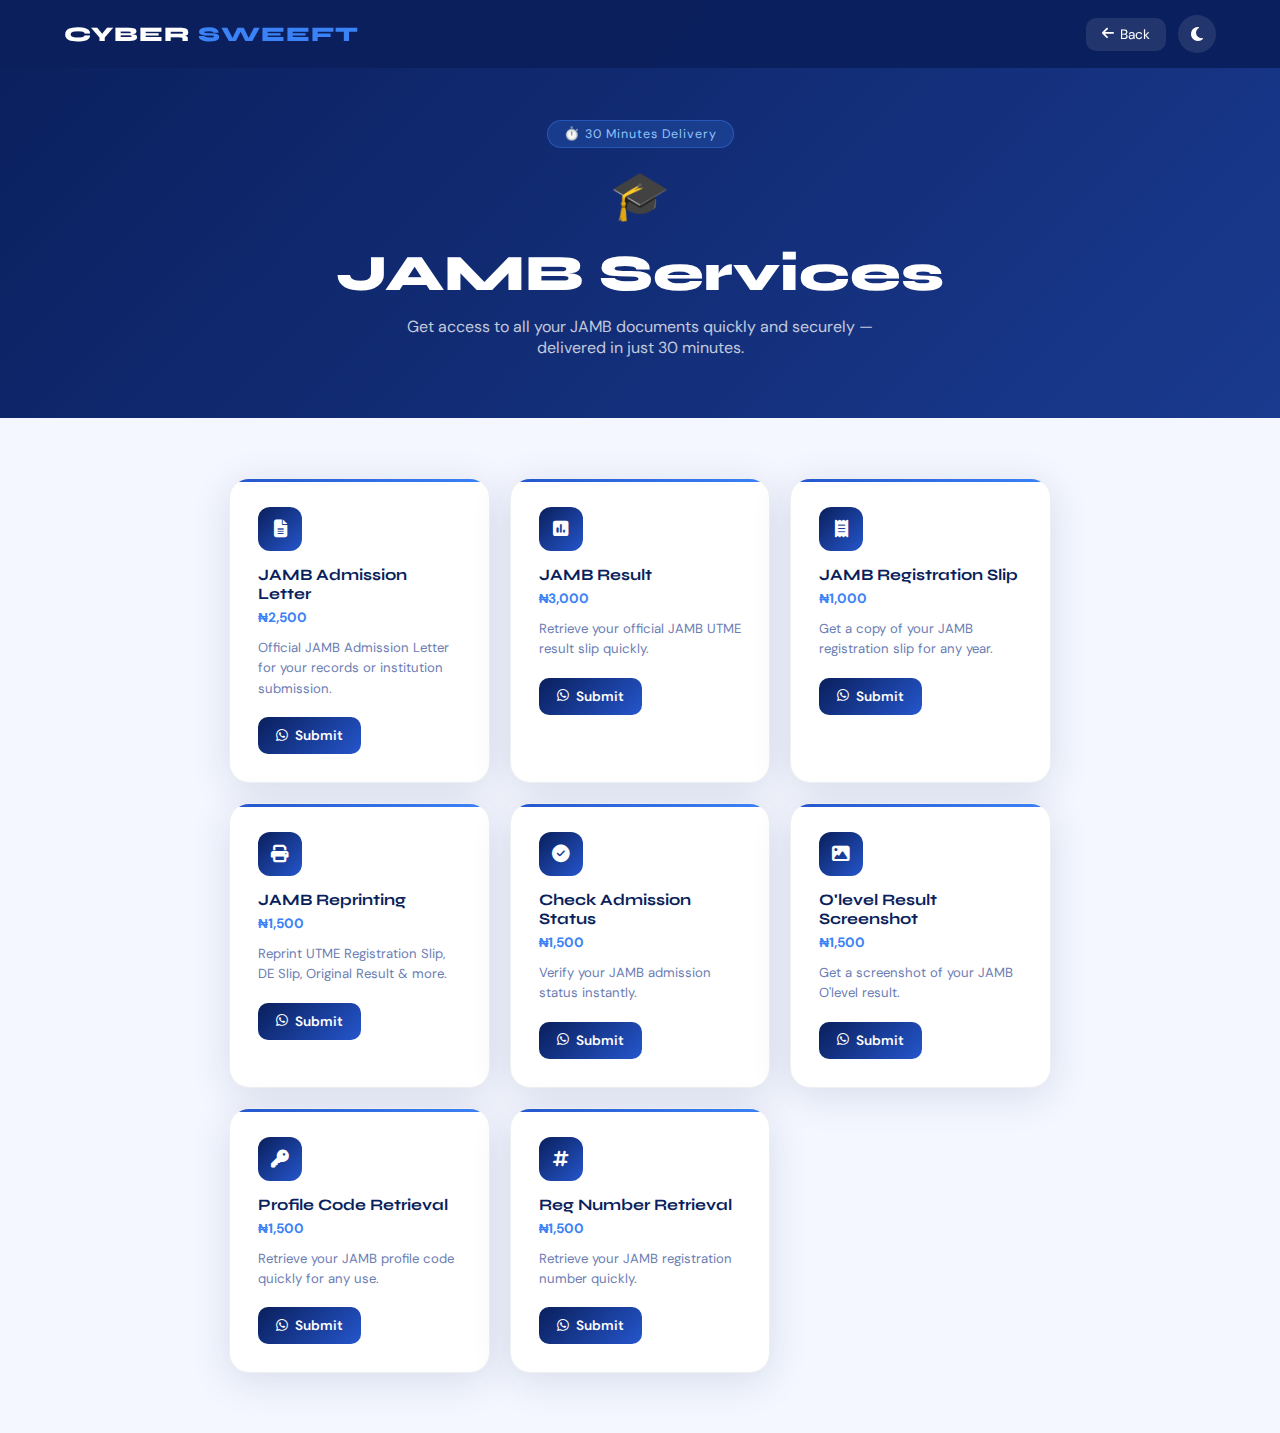
<file: jamb.html>
<!DOCTYPE html>
<html lang="en">
<head>
<meta charset="UTF-8">
<meta name="viewport" content="width=device-width, initial-scale=1.0">
<title>JAMB Services – Cyber Sweeft</title>
<link href="https://fonts.googleapis.com/css2?family=Syne:wght@400;600;700;800&family=DM+Sans:wght@300;400;500&display=swap" rel="stylesheet">
<link rel="stylesheet" href="https://cdnjs.cloudflare.com/ajax/libs/font-awesome/6.5.0/css/all.min.css">
<style>
  :root{--blue:#0a1f5c;--blue-mid:#1a3a8f;--blue-light:#2556cc;--accent:#3b82f6;--white:#ffffff;--off-white:#f4f7ff;--text-muted:#6b7db3;--card-bg:#ffffff;--shadow:0 8px 40px rgba(10,31,92,0.12);}
  [data-theme="dark"]{--white:#0d1b3e;--off-white:#0a1530;--card-bg:#132050;--text-muted:#8fa8d8;--shadow:0 8px 40px rgba(0,0,0,0.4);}
  *{margin:0;padding:0;box-sizing:border-box;}
  body{font-family:'DM Sans',sans-serif;background:var(--off-white);color:var(--blue);transition:background 0.3s,color 0.3s;}
  [data-theme="dark"] body{color:#c8d8ff;}
  nav{position:fixed;top:0;left:0;right:0;z-index:100;background:rgba(10,31,92,0.97);backdrop-filter:blur(12px);padding:0 5%;display:flex;align-items:center;justify-content:space-between;height:68px;}
  .logo{font-family:'Syne',sans-serif;font-weight:800;font-size:1.3rem;color:white;letter-spacing:1px;text-decoration:none;}
  .logo span{color:var(--accent);}
  .nav-right{display:flex;align-items:center;gap:12px;}
  .back-btn{background:rgba(255,255,255,0.1);border:none;border-radius:10px;padding:8px 16px;color:white;cursor:pointer;font-size:0.85rem;font-family:'DM Sans',sans-serif;display:flex;align-items:center;gap:6px;text-decoration:none;transition:background 0.2s;}
  .back-btn:hover{background:rgba(255,255,255,0.2);}
  .theme-toggle{background:rgba(255,255,255,0.1);border:none;border-radius:50%;width:38px;height:38px;color:white;cursor:pointer;font-size:1rem;display:flex;align-items:center;justify-content:center;}
  .page-hero{padding:120px 5% 60px;background:linear-gradient(135deg,var(--blue) 0%,var(--blue-mid) 100%);text-align:center;color:white;}
  .page-hero .icon{font-size:3rem;margin-bottom:16px;}
  .page-hero h1{font-family:'Syne',sans-serif;font-size:clamp(2rem,5vw,3.2rem);font-weight:800;margin-bottom:12px;}
  .page-hero p{color:rgba(255,255,255,0.75);font-size:1rem;max-width:520px;margin:0 auto;}
  .badge{display:inline-block;background:rgba(59,130,246,0.2);border:1px solid rgba(59,130,246,0.4);border-radius:50px;padding:5px 16px;font-size:0.78rem;color:#93c5fd;margin-bottom:16px;letter-spacing:1px;}
  .services-container{max-width:950px;margin:0 auto;padding:60px 5%;}
  .services-grid{display:grid;grid-template-columns:repeat(auto-fit,minmax(260px,1fr));gap:20px;}
  .sub-card{background:var(--card-bg);border-radius:20px;padding:28px;box-shadow:var(--shadow);border:1px solid rgba(10,31,92,0.07);transition:transform 0.3s;position:relative;overflow:hidden;}
  .sub-card::before{content:'';position:absolute;top:0;left:0;right:0;height:3px;background:linear-gradient(90deg,var(--blue-light),var(--accent));}
  .sub-card:hover{transform:translateY(-4px);}
  .sub-icon{width:44px;height:44px;background:linear-gradient(135deg,var(--blue),var(--blue-light));border-radius:12px;display:flex;align-items:center;justify-content:center;font-size:1.1rem;color:white;margin-bottom:14px;}
  .sub-card h3{font-family:'Syne',sans-serif;font-size:1rem;font-weight:700;color:var(--blue);margin-bottom:6px;}
  [data-theme="dark"] .sub-card h3{color:#93c5fd;}
  .price-tag{font-size:0.85rem;font-weight:700;color:var(--accent);margin-bottom:12px;}
  .sub-card p{font-size:0.82rem;color:var(--text-muted);line-height:1.55;margin-bottom:18px;}
  .apply-btn{background:linear-gradient(135deg,var(--blue),var(--blue-light));color:white;border:none;border-radius:10px;padding:10px 18px;font-size:0.85rem;font-weight:600;cursor:pointer;display:flex;align-items:center;gap:7px;font-family:'DM Sans',sans-serif;transition:opacity 0.2s;width:fit-content;}
  .apply-btn:hover{opacity:0.85;}

  .modal-overlay{display:none;position:fixed;inset:0;background:rgba(6,15,46,0.7);backdrop-filter:blur(4px);z-index:200;align-items:center;justify-content:center;padding:20px;}
  .modal-overlay.active{display:flex;}
  .modal{background:var(--card-bg);border-radius:24px;padding:36px;max-width:500px;width:100%;max-height:90vh;overflow-y:auto;animation:slideUp 0.3s ease;}
  .modal h2{font-family:'Syne',sans-serif;font-size:1.3rem;font-weight:800;color:var(--blue);margin-bottom:4px;}
  [data-theme="dark"] .modal h2{color:#93c5fd;}
  .modal .price-info{font-size:0.82rem;color:var(--accent);font-weight:600;margin-bottom:20px;}
  .form-group{margin-bottom:16px;}
  .form-group label{display:block;font-size:0.82rem;font-weight:600;color:var(--blue);margin-bottom:6px;}
  [data-theme="dark"] .form-group label{color:#93c5fd;}
  .form-group input,.form-group select{width:100%;padding:12px 14px;border:1.5px solid rgba(10,31,92,0.15);border-radius:12px;font-size:0.9rem;font-family:'DM Sans',sans-serif;background:var(--off-white);color:var(--blue);outline:none;transition:border-color 0.2s;}
  [data-theme="dark"] .form-group input,[data-theme="dark"] .form-group select{background:#0d1b3e;color:#c8d8ff;border-color:rgba(255,255,255,0.1);}
  .form-group input:focus,.form-group select:focus{border-color:var(--accent);}
  .modal-actions{display:flex;gap:12px;margin-top:20px;}
  .btn-send{flex:1;background:linear-gradient(135deg,#25d366,#128C7E);color:white;border:none;border-radius:12px;padding:13px;font-size:0.92rem;font-weight:700;cursor:pointer;display:flex;align-items:center;justify-content:center;gap:8px;font-family:'DM Sans',sans-serif;}
  .btn-cancel{background:var(--off-white);color:var(--text-muted);border:none;border-radius:12px;padding:13px 18px;cursor:pointer;font-family:'DM Sans',sans-serif;font-size:0.88rem;}
  [data-theme="dark"] .btn-cancel{background:#1e3060;}
  @keyframes slideUp{from{opacity:0;transform:translateY(30px)}to{opacity:1;transform:translateY(0)}}
</style>
</head>
<body>
<nav>
  <a href="index.html" class="logo">CYBER <span>SWEEFT</span></a>
  <div class="nav-right">
    <a href="index.html" class="back-btn"><i class="fas fa-arrow-left"></i> Back</a>
    <button class="theme-toggle" onclick="toggleTheme()" id="themeBtn"><i class="fas fa-moon"></i></button>
  </div>
</nav>

<div class="page-hero">
  <div class="badge">⏱️ 30 Minutes Delivery</div>
  <div class="icon">🎓</div>
  <h1>JAMB Services</h1>
  <p>Get access to all your JAMB documents quickly and securely — delivered in just 30 minutes.</p>
</div>

<div class="services-container">
  <div class="services-grid">
    <div class="sub-card">
      <div class="sub-icon"><i class="fas fa-file-alt"></i></div>
      <h3>JAMB Admission Letter</h3>
      <div class="price-tag">₦2,500</div>
      <p>Official JAMB Admission Letter for your records or institution submission.</p>
      <button class="apply-btn" onclick="openModal('admission','JAMB Admission Letter','₦2,500')"><i class="fab fa-whatsapp"></i> Submit</button>
    </div>
    <div class="sub-card">
      <div class="sub-icon"><i class="fas fa-poll"></i></div>
      <h3>JAMB Result</h3>
      <div class="price-tag">₦3,000</div>
      <p>Retrieve your official JAMB UTME result slip quickly.</p>
      <button class="apply-btn" onclick="openModal('result','JAMB Result','₦3,000')"><i class="fab fa-whatsapp"></i> Submit</button>
    </div>
    <div class="sub-card">
      <div class="sub-icon"><i class="fas fa-receipt"></i></div>
      <h3>JAMB Registration Slip</h3>
      <div class="price-tag">₦1,000</div>
      <p>Get a copy of your JAMB registration slip for any year.</p>
      <button class="apply-btn" onclick="openModal('regslip','JAMB Registration Slip','₦1,000')"><i class="fab fa-whatsapp"></i> Submit</button>
    </div>
    <div class="sub-card">
      <div class="sub-icon"><i class="fas fa-print"></i></div>
      <h3>JAMB Reprinting</h3>
      <div class="price-tag">₦1,500</div>
      <p>Reprint UTME Registration Slip, DE Slip, Original Result & more.</p>
      <button class="apply-btn" onclick="openModal('reprint','JAMB Reprinting','₦1,500')"><i class="fab fa-whatsapp"></i> Submit</button>
    </div>
    <div class="sub-card">
      <div class="sub-icon"><i class="fas fa-check-circle"></i></div>
      <h3>Check Admission Status</h3>
      <div class="price-tag">₦1,500</div>
      <p>Verify your JAMB admission status instantly.</p>
      <button class="apply-btn" onclick="openModal('status','Check JAMB Admission Status','₦1,500')"><i class="fab fa-whatsapp"></i> Submit</button>
    </div>
    <div class="sub-card">
      <div class="sub-icon"><i class="fas fa-image"></i></div>
      <h3>O'level Result Screenshot</h3>
      <div class="price-tag">₦1,500</div>
      <p>Get a screenshot of your JAMB O'level result.</p>
      <button class="apply-btn" onclick="openModal('olevel','JAMB Olevel Result Screenshot','₦1,500')"><i class="fab fa-whatsapp"></i> Submit</button>
    </div>
    <div class="sub-card">
      <div class="sub-icon"><i class="fas fa-key"></i></div>
      <h3>Profile Code Retrieval</h3>
      <div class="price-tag">₦1,500</div>
      <p>Retrieve your JAMB profile code quickly for any use.</p>
      <button class="apply-btn" onclick="openModal('profile','JAMB Profile Code Retrieval','₦1,500')"><i class="fab fa-whatsapp"></i> Submit</button>
    </div>
    <div class="sub-card">
      <div class="sub-icon"><i class="fas fa-hashtag"></i></div>
      <h3>Reg Number Retrieval</h3>
      <div class="price-tag">₦1,500</div>
      <p>Retrieve your JAMB registration number quickly.</p>
      <button class="apply-btn" onclick="openModal('regno','JAMB Registration Number Retrieval','₦1,500')"><i class="fab fa-whatsapp"></i> Submit</button>
    </div>
  </div>
</div>

<div class="modal-overlay" id="jamb-modal">
  <div class="modal">
    <h2 id="modal-title">JAMB Service</h2>
    <div class="price-info" id="modal-price"></div>
    <div class="form-group"><label>Full Name *</label><input type="text" id="jfullname" placeholder="Full legal name"></div>
    <div class="form-group"><label>Profile Code or JAMB Reg No. *</label><input type="text" id="jcode" placeholder="Profile code or Registration number"></div>
    <div class="form-group"><label>JAMB Year *</label><input type="text" id="jyear" placeholder="e.g. 2017"></div>
    <div class="modal-actions">
      <button class="btn-cancel" onclick="closeJambModal()">Cancel</button>
      <button class="btn-send" onclick="sendJamb()"><i class="fab fa-whatsapp"></i> Send to WhatsApp</button>
    </div>
  </div>
</div>

<script>
const WA = '2348144779998';
let currentService = '', currentPrice = '';

function openModal(type, name, price) {
  currentService = name;
  currentPrice = price;
  document.getElementById('modal-title').textContent = name;
  document.getElementById('modal-price').textContent = 'Cost: ' + price;
  document.getElementById('jamb-modal').classList.add('active');
}

function closeJambModal() { 
  document.getElementById('jamb-modal').classList.remove('active'); 
}

function sendJamb() {
  const name = document.getElementById('jfullname').value.trim();
  const code = document.getElementById('jcode').value.trim();
  const year = document.getElementById('jyear').value.trim();

  if (!name || !code || !year) { 
    alert('Please fill all required fields.'); 
    return; 
  }

  const msg = `*JAMB SERVICES*\n*Service: ${currentService}*\n\n▪️ Full Name: ${name}\n▪️ Profile Code / Reg No.: ${code}\n▪️ JAMB Year: ${year}\n\n_Cost: ${currentPrice}_\n_Delivery: 30 Minutes_`;
  window.open('https://wa.me/' + WA + '?text=' + encodeURIComponent(msg), '_blank');
}

document.getElementById('jamb-modal').addEventListener('click', e => {
  if (e.target === document.getElementById('jamb-modal')) closeJambModal();
});

function toggleTheme() {
  const html = document.documentElement;
  const btn = document.getElementById('themeBtn');
  if (html.getAttribute('data-theme')==='dark') { 
    html.removeAttribute('data-theme'); 
    btn.innerHTML='<i class="fas fa-moon"></i>'; 
  } else { 
    html.setAttribute('data-theme','dark'); 
    btn.innerHTML='<i class="fas fa-sun"></i>'; 
  }
}
</script>
</body>
</html>
</file>
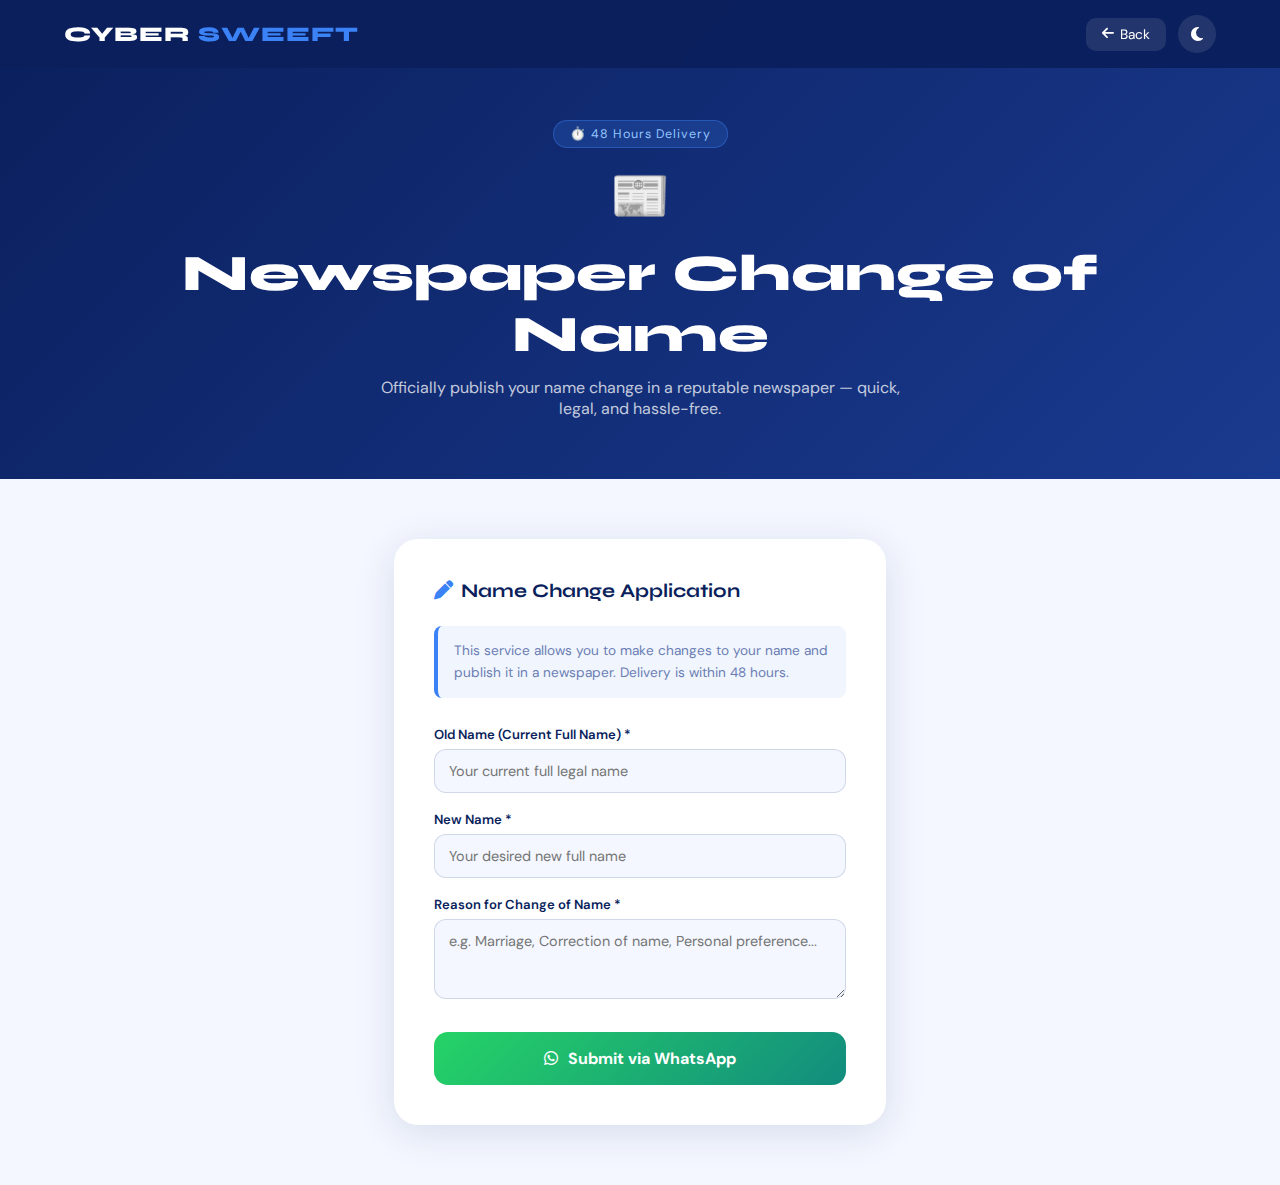
<file: namechange.html>
<!DOCTYPE html>
<html lang="en">
<head>
<meta charset="UTF-8">
<meta name="viewport" content="width=device-width, initial-scale=1.0">
<title>Newspaper Change of Name – Cyber Sweeft</title>
<link href="https://fonts.googleapis.com/css2?family=Syne:wght@400;600;700;800&family=DM+Sans:wght@300;400;500&display=swap" rel="stylesheet">
<link rel="stylesheet" href="https://cdnjs.cloudflare.com/ajax/libs/font-awesome/6.5.0/css/all.min.css">
<style>
  :root{--blue:#0a1f5c;--blue-mid:#1a3a8f;--blue-light:#2556cc;--accent:#3b82f6;--white:#ffffff;--off-white:#f4f7ff;--text-muted:#6b7db3;--card-bg:#ffffff;--shadow:0 8px 40px rgba(10,31,92,0.12);}
  [data-theme="dark"]{--white:#0d1b3e;--off-white:#0a1530;--card-bg:#132050;--text-muted:#8fa8d8;--shadow:0 8px 40px rgba(0,0,0,0.4);}
  *{margin:0;padding:0;box-sizing:border-box;}
  body{font-family:'DM Sans',sans-serif;background:var(--off-white);color:var(--blue);transition:background 0.3s,color 0.3s;}
  [data-theme="dark"] body{color:#c8d8ff;}
  nav{position:fixed;top:0;left:0;right:0;z-index:100;background:rgba(10,31,92,0.97);backdrop-filter:blur(12px);padding:0 5%;display:flex;align-items:center;justify-content:space-between;height:68px;}
  .logo{font-family:'Syne',sans-serif;font-weight:800;font-size:1.3rem;color:white;letter-spacing:1px;text-decoration:none;}
  .logo span{color:var(--accent);}
  .nav-right{display:flex;align-items:center;gap:12px;}
  .back-btn{background:rgba(255,255,255,0.1);border:none;border-radius:10px;padding:8px 16px;color:white;cursor:pointer;font-size:0.85rem;font-family:'DM Sans',sans-serif;display:flex;align-items:center;gap:6px;text-decoration:none;transition:background 0.2s;}
  .back-btn:hover{background:rgba(255,255,255,0.2);}
  .theme-toggle{background:rgba(255,255,255,0.1);border:none;border-radius:50%;width:38px;height:38px;color:white;cursor:pointer;font-size:1rem;display:flex;align-items:center;justify-content:center;}
  .page-hero{padding:120px 5% 60px;background:linear-gradient(135deg,var(--blue) 0%,var(--blue-mid) 100%);text-align:center;color:white;}
  .page-hero .icon{font-size:3rem;margin-bottom:16px;}
  .page-hero h1{font-family:'Syne',sans-serif;font-size:clamp(2rem,5vw,3.2rem);font-weight:800;margin-bottom:12px;}
  .page-hero p{color:rgba(255,255,255,0.75);font-size:1rem;max-width:520px;margin:0 auto;}
  .badge{display:inline-block;background:rgba(59,130,246,0.2);border:1px solid rgba(59,130,246,0.4);border-radius:50px;padding:5px 16px;font-size:0.78rem;color:#93c5fd;margin-bottom:16px;letter-spacing:1px;}
  .form-container{max-width:620px;margin:0 auto;padding:60px 5%;}
  .form-card{background:var(--card-bg);border-radius:24px;padding:40px;box-shadow:var(--shadow);}
  .form-card h2{font-family:'Syne',sans-serif;font-size:1.2rem;font-weight:700;color:var(--blue);margin-bottom:24px;}
  [data-theme="dark"] .form-card h2{color:#93c5fd;}
  .form-group{margin-bottom:18px;}
  .form-group label{display:block;font-size:0.82rem;font-weight:600;color:var(--blue);margin-bottom:6px;}
  [data-theme="dark"] .form-group label{color:#93c5fd;}
  .form-group input,.form-group textarea{width:100%;padding:12px 14px;border:1.5px solid rgba(10,31,92,0.15);border-radius:12px;font-size:0.9rem;font-family:'DM Sans',sans-serif;background:var(--off-white);color:var(--blue);outline:none;transition:border-color 0.2s;resize:vertical;}
  [data-theme="dark"] .form-group input,[data-theme="dark"] .form-group textarea{background:#0d1b3e;color:#c8d8ff;border-color:rgba(255,255,255,0.1);}
  .form-group input:focus,.form-group textarea:focus{border-color:var(--accent);}
  .send-btn{width:100%;background:linear-gradient(135deg,#25d366,#128C7E);color:white;border:none;border-radius:14px;padding:16px;font-size:1rem;font-weight:700;cursor:pointer;display:flex;align-items:center;justify-content:center;gap:10px;font-family:'DM Sans',sans-serif;margin-top:28px;transition:opacity 0.2s;}
  .send-btn:hover{opacity:0.9;}
  .info-box{background:rgba(59,130,246,0.08);border-left:4px solid var(--accent);border-radius:8px;padding:14px 16px;font-size:0.85rem;color:var(--text-muted);margin-bottom:28px;line-height:1.6;}
</style>
</head>
<body>
<nav>
  <a href="index.html" class="logo">CYBER <span>SWEEFT</span></a>
  <div class="nav-right">
    <a href="index.html" class="back-btn"><i class="fas fa-arrow-left"></i> Back</a>
    <button class="theme-toggle" onclick="toggleTheme()" id="themeBtn"><i class="fas fa-moon"></i></button>
  </div>
</nav>

<div class="page-hero">
  <div class="badge">⏱️ 48 Hours Delivery</div>
  <div class="icon">📰</div>
  <h1>Newspaper Change of Name</h1>
  <p>Officially publish your name change in a reputable newspaper — quick, legal, and hassle-free.</p>
</div>

<div class="form-container">
  <div class="form-card">
    <h2><i class="fas fa-pen" style="color:var(--accent);margin-right:8px;"></i>Name Change Application</h2>
    <div class="info-box">
      This service allows you to make changes to your name and publish it in a newspaper. Delivery is within 48 hours.
    </div>
    <div class="form-group"><label>Old Name (Current Full Name) *</label><input type="text" id="old-name" placeholder="Your current full legal name"></div>
    <div class="form-group"><label>New Name *</label><input type="text" id="new-name" placeholder="Your desired new full name"></div>
    <div class="form-group"><label>Reason for Change of Name *</label><textarea id="reason" rows="3" placeholder="e.g. Marriage, Correction of name, Personal preference..."></textarea></div>
    
    <button class="send-btn" onclick="sendNameChange()"><i class="fab fa-whatsapp"></i> Submit via WhatsApp</button>
  </div>
</div>

<script>
const WA = '2348144779998';
function sendNameChange() {
  const old = document.getElementById('old-name').value.trim();
  const newn = document.getElementById('new-name').value.trim();
  const reason = document.getElementById('reason').value.trim();
  
  if (!old || !newn || !reason) { 
    alert('Please fill all required fields.'); 
    return; 
  }
  
  const msg = `*NEWSPAPER CHANGE OF NAME*\n\n▪️ Old Name: ${old}\n▪️ New Name: ${newn}\n▪️ Reason for Change: ${reason}\n\n_Service Delivery: 48 Hours_`;
  
  window.open('https://wa.me/' + WA + '?text=' + encodeURIComponent(msg), '_blank');
}

function toggleTheme() {
  const html = document.documentElement;
  const btn = document.getElementById('themeBtn');
  if (html.getAttribute('data-theme')==='dark') { 
    html.removeAttribute('data-theme'); 
    btn.innerHTML='<i class="fas fa-moon"></i>'; 
  } else { 
    html.setAttribute('data-theme','dark'); 
    btn.innerHTML='<i class="fas fa-sun"></i>'; 
  }
}
</script>
</body>
</html>
</file>
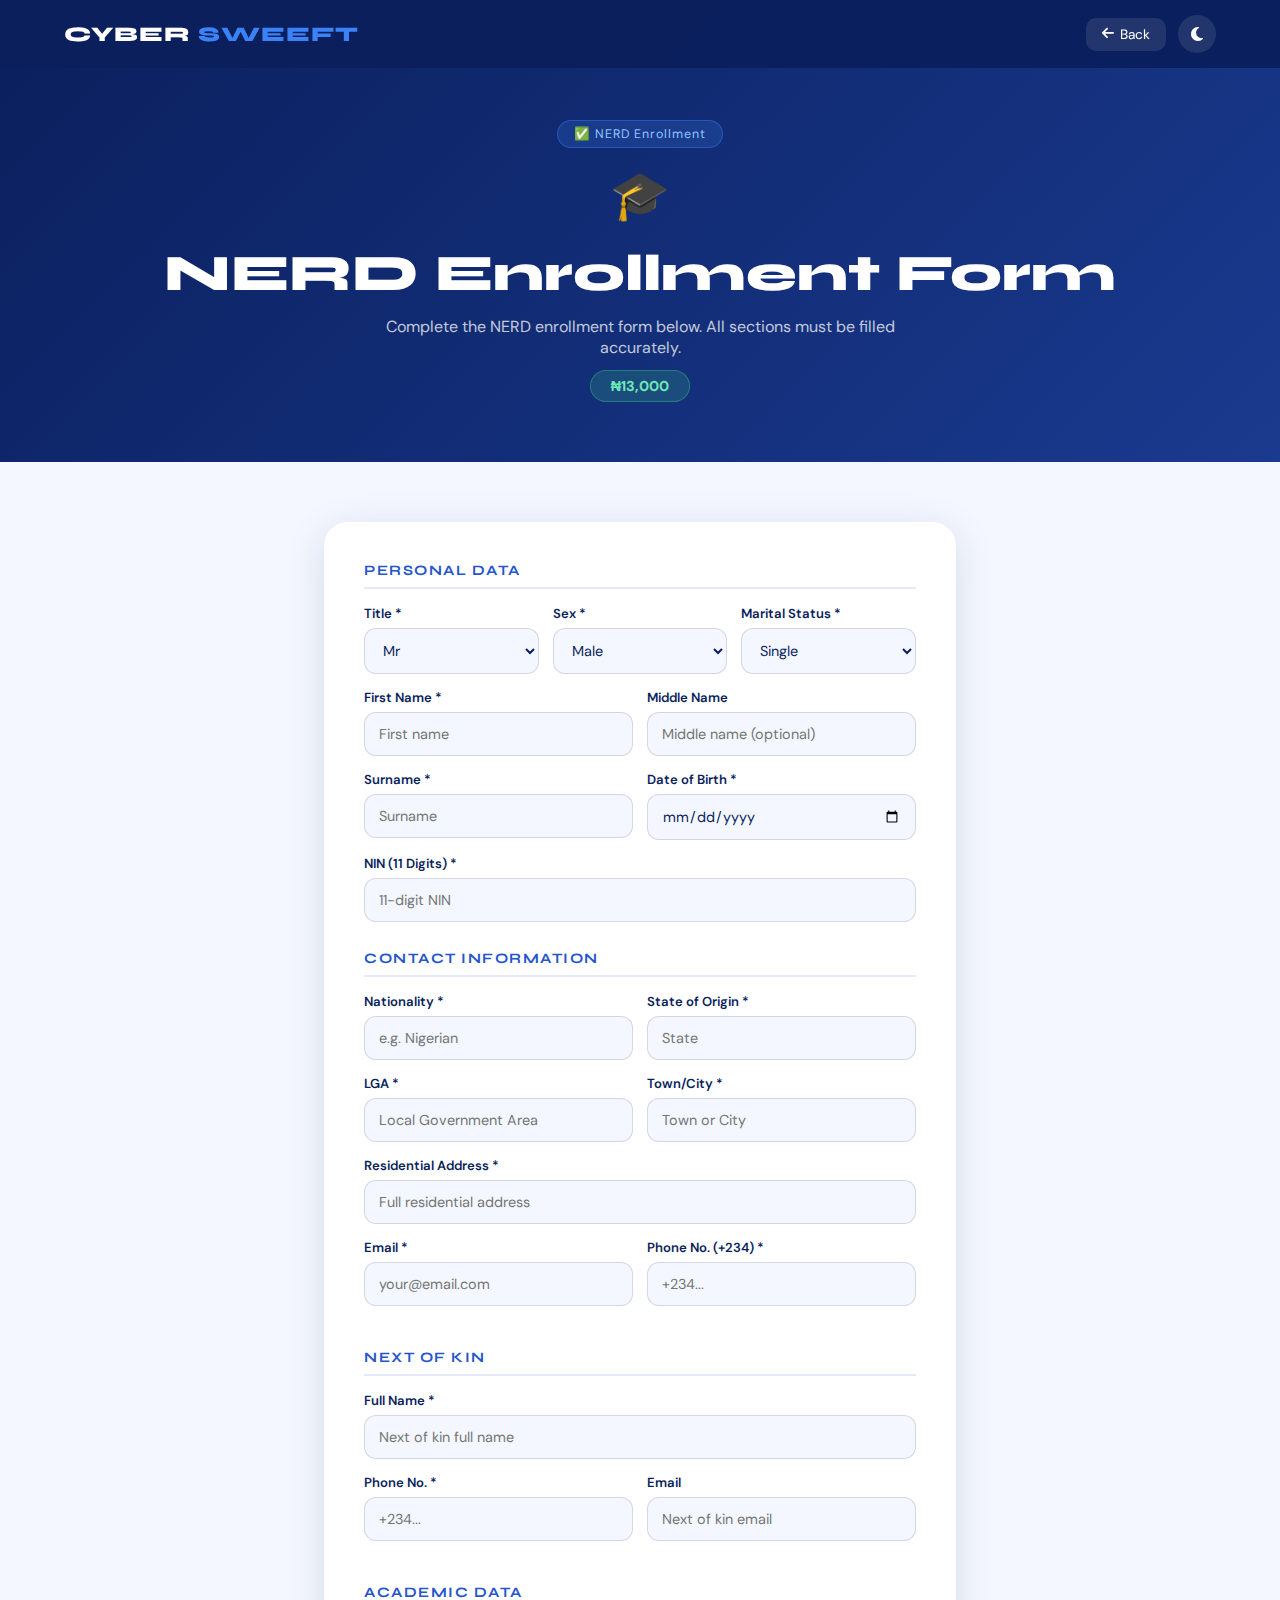
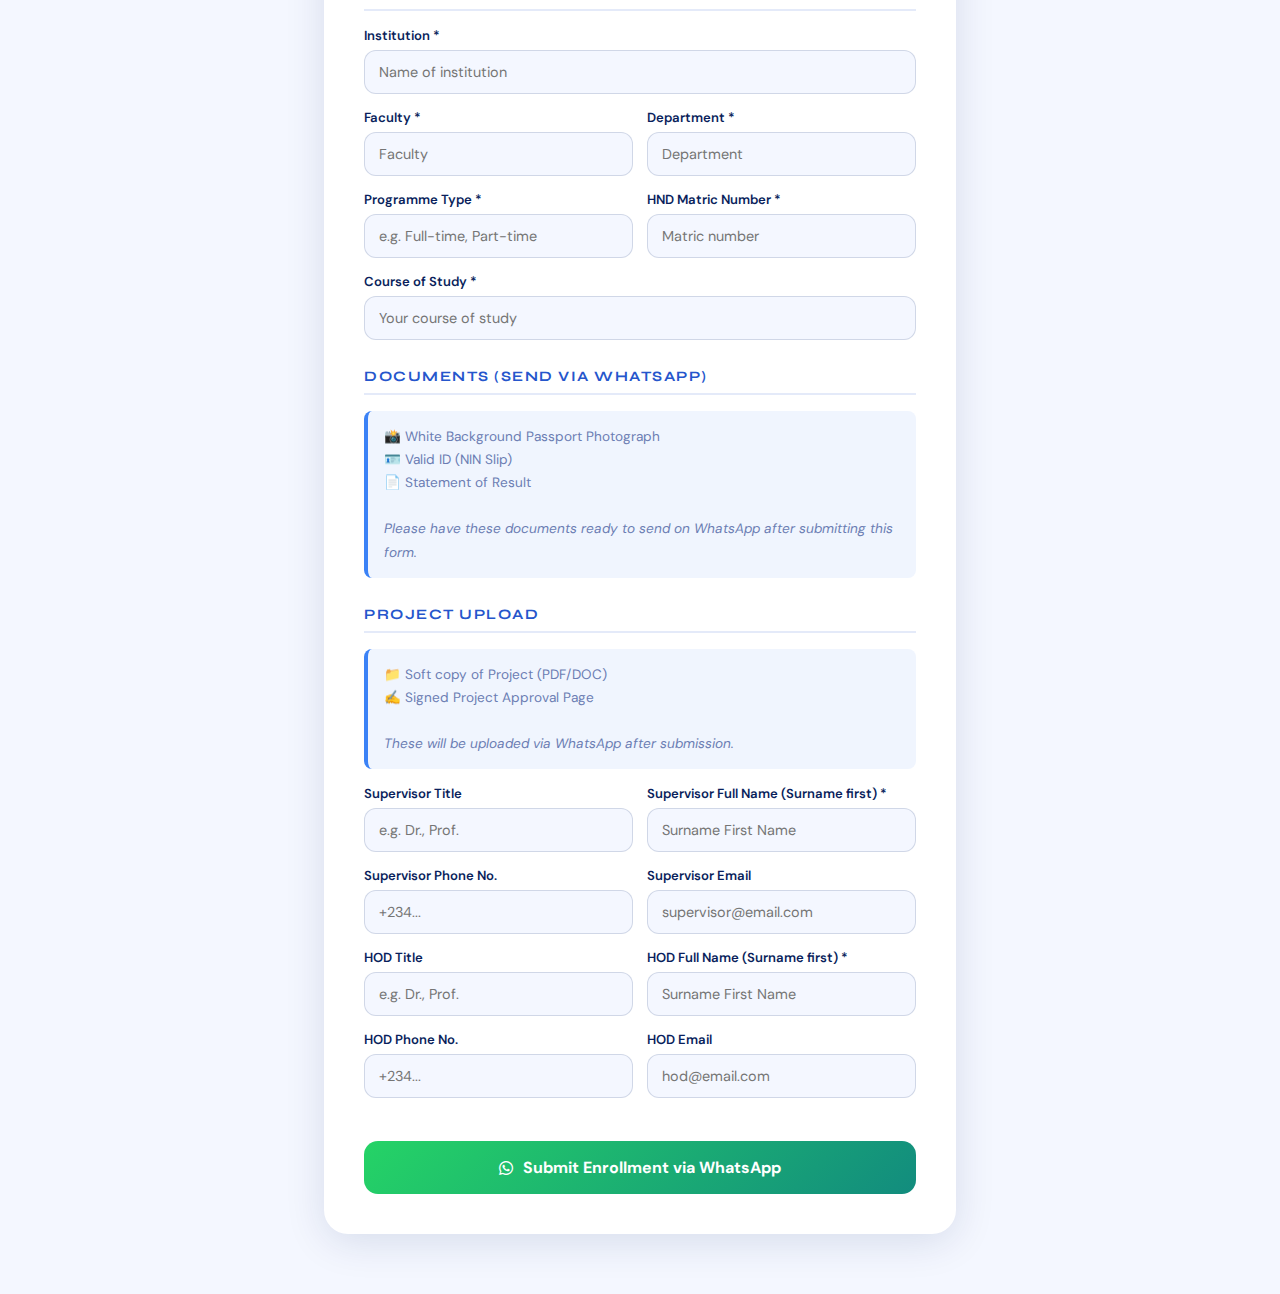
<file: nerd.html>
<!DOCTYPE html>
<html lang="en">
<head>
<meta charset="UTF-8">
<meta name="viewport" content="width=device-width, initial-scale=1.0">
<title>NERD Enrollment – Cyber Sweeft</title>
<link href="https://fonts.googleapis.com/css2?family=Syne:wght@400;600;700;800&family=DM+Sans:wght@300;400;500&display=swap" rel="stylesheet">
<link rel="stylesheet" href="https://cdnjs.cloudflare.com/ajax/libs/font-awesome/6.5.0/css/all.min.css">
<style>
  :root{--blue:#0a1f5c;--blue-mid:#1a3a8f;--blue-light:#2556cc;--accent:#3b82f6;--white:#ffffff;--off-white:#f4f7ff;--text-muted:#6b7db3;--card-bg:#ffffff;--shadow:0 8px 40px rgba(10,31,92,0.12);}
  [data-theme="dark"]{--white:#0d1b3e;--off-white:#0a1530;--card-bg:#132050;--text-muted:#8fa8d8;--shadow:0 8px 40px rgba(0,0,0,0.4);}
  *{margin:0;padding:0;box-sizing:border-box;}
  body{font-family:'DM Sans',sans-serif;background:var(--off-white);color:var(--blue);transition:background 0.3s,color 0.3s;}
  [data-theme="dark"] body{color:#c8d8ff;}
  nav{position:fixed;top:0;left:0;right:0;z-index:100;background:rgba(10,31,92,0.97);backdrop-filter:blur(12px);padding:0 5%;display:flex;align-items:center;justify-content:space-between;height:68px;}
  .logo{font-family:'Syne',sans-serif;font-weight:800;font-size:1.3rem;color:white;letter-spacing:1px;text-decoration:none;}
  .logo span{color:var(--accent);}
  .nav-right{display:flex;align-items:center;gap:12px;}
  .back-btn{background:rgba(255,255,255,0.1);border:none;border-radius:10px;padding:8px 16px;color:white;cursor:pointer;font-size:0.85rem;font-family:'DM Sans',sans-serif;display:flex;align-items:center;gap:6px;text-decoration:none;transition:background 0.2s;}
  .back-btn:hover{background:rgba(255,255,255,0.2);}
  .theme-toggle{background:rgba(255,255,255,0.1);border:none;border-radius:50%;width:38px;height:38px;color:white;cursor:pointer;font-size:1rem;display:flex;align-items:center;justify-content:center;}
  .page-hero{padding:120px 5% 60px;background:linear-gradient(135deg,var(--blue) 0%,var(--blue-mid) 100%);text-align:center;color:white;}
  .page-hero .icon{font-size:3rem;margin-bottom:16px;}
  .page-hero h1{font-family:'Syne',sans-serif;font-size:clamp(2rem,5vw,3.2rem);font-weight:800;margin-bottom:12px;}
  .page-hero p{color:rgba(255,255,255,0.75);font-size:1rem;max-width:520px;margin:0 auto;}
  .badge{display:inline-block;background:rgba(59,130,246,0.2);border:1px solid rgba(59,130,246,0.4);border-radius:50px;padding:5px 16px;font-size:0.78rem;color:#93c5fd;margin-bottom:16px;letter-spacing:1px;}
  .price-badge{display:inline-block;background:rgba(59,246,130,0.15);border:1px solid rgba(59,246,130,0.3);border-radius:50px;padding:6px 20px;font-size:0.9rem;color:#6ee7b7;font-weight:700;margin-top:12px;}
  .form-container{max-width:760px;margin:0 auto;padding:60px 5%;}
  .form-card{background:var(--card-bg);border-radius:24px;padding:40px;box-shadow:var(--shadow);}
  .section-title{font-family:'Syne',sans-serif;font-size:0.9rem;font-weight:700;color:var(--blue-light);letter-spacing:1.5px;text-transform:uppercase;margin:28px 0 16px;padding-bottom:8px;border-bottom:2px solid rgba(37,86,204,0.12);}
  [data-theme="dark"] .section-title{color:#60a5fa;}
  .section-title:first-child{margin-top:0;}
  .form-group{margin-bottom:15px;}
  .form-group label{display:block;font-size:0.82rem;font-weight:600;color:var(--blue);margin-bottom:6px;}
  [data-theme="dark"] .form-group label{color:#93c5fd;}
  .form-group input,.form-group select{width:100%;padding:12px 14px;border:1.5px solid rgba(10,31,92,0.15);border-radius:12px;font-size:0.9rem;font-family:'DM Sans',sans-serif;background:var(--off-white);color:var(--blue);outline:none;transition:border-color 0.2s;}
  [data-theme="dark"] .form-group input,[data-theme="dark"] .form-group select{background:#0d1b3e;color:#c8d8ff;border-color:rgba(255,255,255,0.1);}
  .form-group input:focus,.form-group select:focus{border-color:var(--accent);}
  .form-row{display:grid;grid-template-columns:1fr 1fr;gap:14px;}
  .form-row-3{display:grid;grid-template-columns:1fr 1fr 1fr;gap:14px;}
  @media(max-width:600px){.form-row,.form-row-3{grid-template-columns:1fr;}}
  .docs-info{background:rgba(59,130,246,0.08);border-left:4px solid var(--accent);border-radius:8px;padding:14px 16px;font-size:0.85rem;color:var(--text-muted);margin:16px 0;line-height:1.7;}
  .send-btn{width:100%;background:linear-gradient(135deg,#25d366,#128C7E);color:white;border:none;border-radius:14px;padding:16px;font-size:1rem;font-weight:700;cursor:pointer;display:flex;align-items:center;justify-content:center;gap:10px;font-family:'DM Sans',sans-serif;margin-top:28px;transition:opacity 0.2s;}
  .send-btn:hover{opacity:0.9;}
</style>
</head>
<body>
<nav>
  <a href="index.html" class="logo">CYBER <span>SWEEFT</span></a>
  <div class="nav-right">
    <a href="index.html" class="back-btn"><i class="fas fa-arrow-left"></i> Back</a>
    <button class="theme-toggle" onclick="toggleTheme()" id="themeBtn"><i class="fas fa-moon"></i></button>
  </div>
</nav>

<div class="page-hero">
  <div class="badge">✅ NERD Enrollment</div>
  <div class="icon">🎓</div>
  <h1>NERD Enrollment Form</h1>
  <p>Complete the NERD enrollment form below. All sections must be filled accurately.</p>
  <div class="price-badge">₦13,000</div>
</div>

<div class="form-container">
  <div class="form-card">

    <div class="section-title">Personal Data</div>
    <div class="form-row-3">
      <div class="form-group"><label>Title *</label>
        <select id="title"><option value="Mr">Mr</option><option value="Mrs">Mrs</option><option value="Miss">Miss</option></select>
      </div>
      <div class="form-group"><label>Sex *</label>
        <select id="sex"><option value="Male">Male</option><option value="Female">Female</option></select>
      </div>
      <div class="form-group"><label>Marital Status *</label>
        <select id="marital"><option value="Single">Single</option><option value="Married">Married</option><option value="Divorced">Divorced</option></select>
      </div>
    </div>
    <div class="form-row">
      <div class="form-group"><label>First Name *</label><input type="text" id="firstname" placeholder="First name"></div>
      <div class="form-group"><label>Middle Name</label><input type="text" id="middlename" placeholder="Middle name (optional)"></div>
    </div>
    <div class="form-row">
      <div class="form-group"><label>Surname *</label><input type="text" id="surname" placeholder="Surname"></div>
      <div class="form-group"><label>Date of Birth *</label><input type="date" id="dob"></div>
    </div>
    <div class="form-group"><label>NIN (11 Digits) *</label><input type="text" id="nin" placeholder="11-digit NIN" maxlength="11"></div>

    <div class="section-title">Contact Information</div>
    <div class="form-row">
      <div class="form-group"><label>Nationality *</label><input type="text" id="nationality" placeholder="e.g. Nigerian"></div>
      <div class="form-group"><label>State of Origin *</label><input type="text" id="state-origin" placeholder="State"></div>
    </div>
    <div class="form-row">
      <div class="form-group"><label>LGA *</label><input type="text" id="lga" placeholder="Local Government Area"></div>
      <div class="form-group"><label>Town/City *</label><input type="text" id="town" placeholder="Town or City"></div>
    </div>
    <div class="form-group"><label>Residential Address *</label><input type="text" id="res-address" placeholder="Full residential address"></div>
    <div class="form-row">
      <div class="form-group"><label>Email *</label><input type="email" id="email" placeholder="your@email.com"></div>
      <div class="form-group"><label>Phone No. (+234) *</label><input type="tel" id="phone" placeholder="+234..."></div>
    </div>

    <div class="section-title">Next of Kin</div>
    <div class="form-group"><label>Full Name *</label><input type="text" id="kin-name" placeholder="Next of kin full name"></div>
    <div class="form-row">
      <div class="form-group"><label>Phone No. *</label><input type="tel" id="kin-phone" placeholder="+234..."></div>
      <div class="form-group"><label>Email</label><input type="email" id="kin-email" placeholder="Next of kin email"></div>
    </div>

    <div class="section-title">Academic Data</div>
    <div class="form-group"><label>Institution *</label><input type="text" id="institution" placeholder="Name of institution"></div>
    <div class="form-row">
      <div class="form-group"><label>Faculty *</label><input type="text" id="faculty" placeholder="Faculty"></div>
      <div class="form-group"><label>Department *</label><input type="text" id="department" placeholder="Department"></div>
    </div>
    <div class="form-row">
      <div class="form-group"><label>Programme Type *</label><input type="text" id="programme" placeholder="e.g. Full-time, Part-time"></div>
      <div class="form-group"><label>HND Matric Number *</label><input type="text" id="matric" placeholder="Matric number"></div>
    </div>
    <div class="form-group"><label>Course of Study *</label><input type="text" id="course" placeholder="Your course of study"></div>

    <div class="section-title">Documents (Send via WhatsApp)</div>
    <div class="docs-info">
      📸 White Background Passport Photograph<br>
      🪪 Valid ID (NIN Slip)<br>
      📄 Statement of Result<br><br>
      <em>Please have these documents ready to send on WhatsApp after submitting this form.</em>
    </div>

    <div class="section-title">Project Upload</div>
    <div class="docs-info">
      📁 Soft copy of Project (PDF/DOC)<br>
      ✍️ Signed Project Approval Page<br><br>
      <em>These will be uploaded via WhatsApp after submission.</em>
    </div>
    <div class="form-row">
      <div class="form-group"><label>Supervisor Title</label><input type="text" id="sup-title" placeholder="e.g. Dr., Prof."></div>
      <div class="form-group"><label>Supervisor Full Name (Surname first) *</label><input type="text" id="sup-name" placeholder="Surname First Name"></div>
    </div>
    <div class="form-row">
      <div class="form-group"><label>Supervisor Phone No.</label><input type="tel" id="sup-phone" placeholder="+234..."></div>
      <div class="form-group"><label>Supervisor Email</label><input type="email" id="sup-email" placeholder="supervisor@email.com"></div>
    </div>
    <div class="form-row">
      <div class="form-group"><label>HOD Title</label><input type="text" id="hod-title" placeholder="e.g. Dr., Prof."></div>
      <div class="form-group"><label>HOD Full Name (Surname first) *</label><input type="text" id="hod-name" placeholder="Surname First Name"></div>
    </div>
    <div class="form-row">
      <div class="form-group"><label>HOD Phone No.</label><input type="tel" id="hod-phone" placeholder="+234..."></div>
      <div class="form-group"><label>HOD Email</label><input type="email" id="hod-email" placeholder="hod@email.com"></div>
    </div>

    <button class="send-btn" onclick="sendNerd()"><i class="fab fa-whatsapp"></i> Submit Enrollment via WhatsApp</button>
  </div>
</div>

<script>
const WA = '2348144779998';
const f = (id) => document.getElementById(id).value.trim();
function sendNerd() {
  const required = ['firstname','surname','dob','nin','nationality','state-origin','lga','town','res-address','email','phone','kin-name','kin-phone','institution','faculty','department','programme','matric','course'];
  for (let r of required) { if (!f(r)) { alert('Please fill all required (*) fields.'); return; } }
  const msg =
`*NERD ENROLLMENT FORM*
*Price: ₦13,000*

*PERSONAL DATA*
▪️ Title: ${f('title')}
▪️ First Name: ${f('firstname')}
▪️ Middle Name: ${f('middlename') || 'N/A'}
▪️ Surname: ${f('surname')}
▪️ Sex: ${f('sex')}
▪️ Date of Birth: ${f('dob')}
▪️ Marital Status: ${f('marital')}
▪️ NIN: ${f('nin')}

*CONTACT INFO*
▪️ Nationality: ${f('nationality')}
▪️ State of Origin: ${f('state-origin')}
▪️ LGA: ${f('lga')}
▪️ Town/City: ${f('town')}
▪️ Residential Address: ${f('res-address')}
▪️ Email: ${f('email')}
▪️ Phone No: ${f('phone')}

*NEXT OF KIN*
▪️ Name: ${f('kin-name')}
▪️ Phone No: ${f('kin-phone')}
▪️ Email: ${f('kin-email') || 'N/A'}

*ACADEMIC DATA*
▪️ Institution: ${f('institution')}
▪️ Faculty: ${f('faculty')}
▪️ Department: ${f('department')}
▪️ Programme Type: ${f('programme')}
▪️ HND Matric Number: ${f('matric')}
▪️ Course of Study: ${f('course')}

*PROJECT SUPERVISOR*
▪️ Title: ${f('sup-title') || 'N/A'}
▪️ Full Name: ${f('sup-name')}
▪️ Phone No: ${f('sup-phone') || 'N/A'}
▪️ Email: ${f('sup-email') || 'N/A'}

*HOD*
▪️ Title: ${f('hod-title') || 'N/A'}
▪️ Full Name: ${f('hod-name')}
▪️ Phone No: ${f('hod-phone') || 'N/A'}
▪️ Email: ${f('hod-email') || 'N/A'}

_Please send: White BG Passport, NIN Slip, Statement of Result, Project Soft Copy (PDF/DOC), Signed Approval Page via WhatsApp._

"DISTANCE IS NOT A BARRIER"`;
  window.open('https://wa.me/' + WA + '?text=' + encodeURIComponent(msg), '_blank');
}
function toggleTheme() {
  const html = document.documentElement;
  const btn = document.getElementById('themeBtn');
  if (html.getAttribute('data-theme')==='dark') { html.removeAttribute('data-theme'); btn.innerHTML='<i class="fas fa-moon"></i>'; }
  else { html.setAttribute('data-theme','dark'); btn.innerHTML='<i class="fas fa-sun"></i>'; }
}
</script>
</body>
</html>
</file>
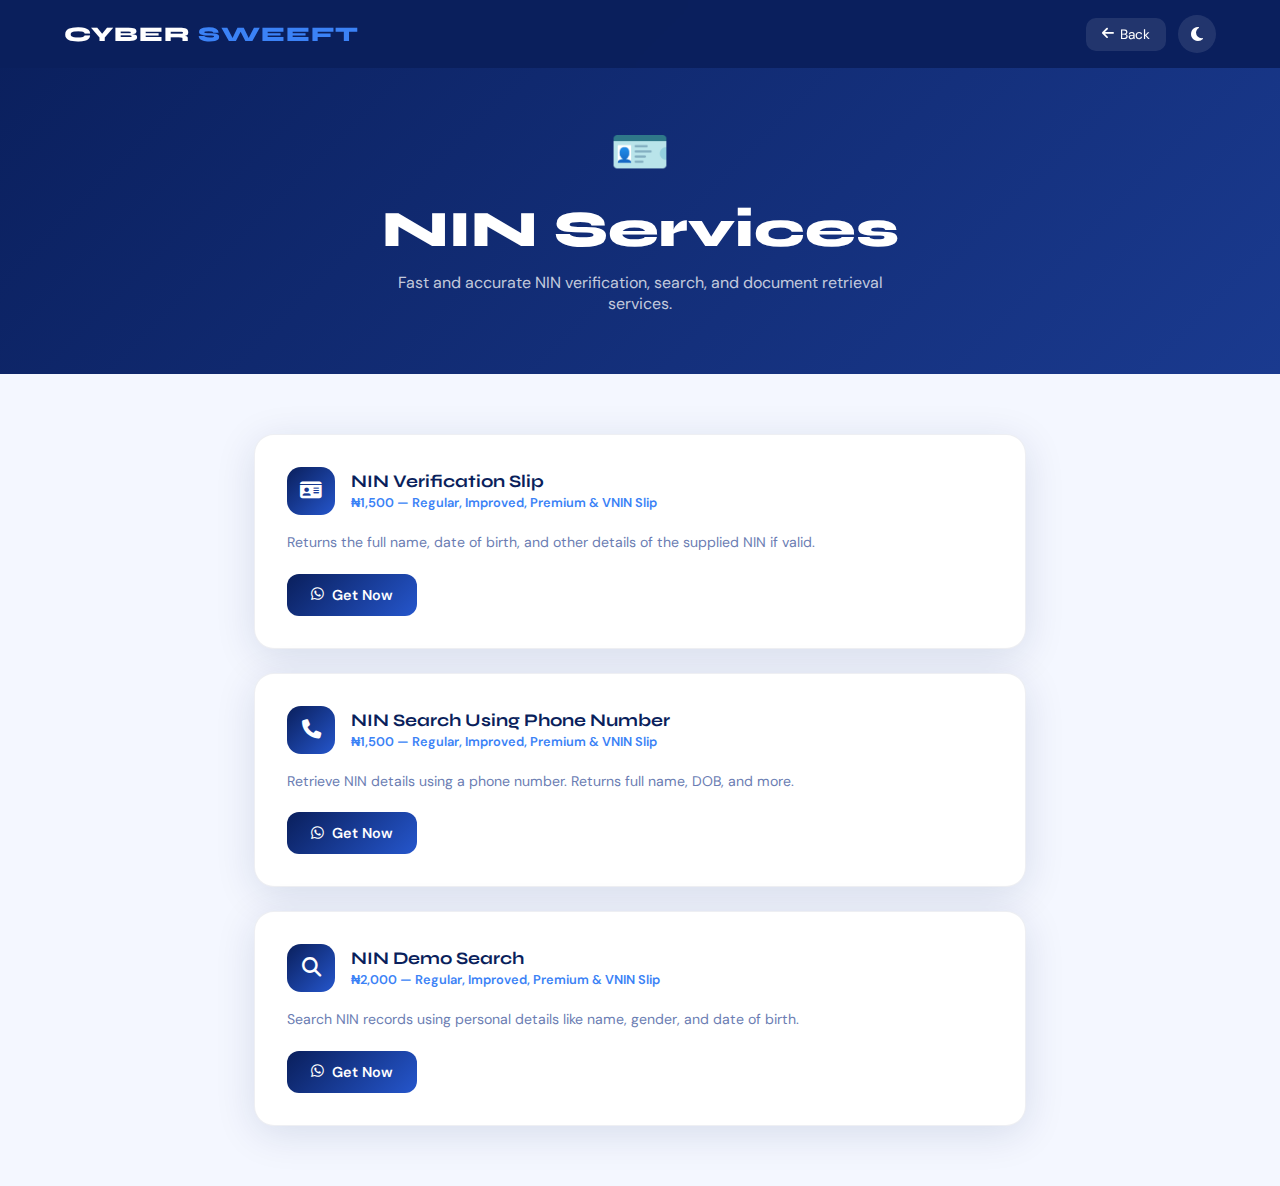
<file: nin.html>
<!DOCTYPE html>
<html lang="en">
<head>
<meta charset="UTF-8">
<meta name="viewport" content="width=device-width, initial-scale=1.0">
<title>NIN Services – Cyber Sweeft</title>
<link href="https://fonts.googleapis.com/css2?family=Syne:wght@400;600;700;800&family=DM+Sans:wght@300;400;500&display=swap" rel="stylesheet">
<link rel="stylesheet" href="https://cdnjs.cloudflare.com/ajax/libs/font-awesome/6.5.0/css/all.min.css">
<style>
  :root {
    --blue: #0a1f5c; --blue-mid: #1a3a8f; --blue-light: #2556cc;
    --accent: #3b82f6; --white: #ffffff; --off-white: #f4f7ff;
    --text-muted: #6b7db3; --card-bg: #ffffff; --shadow: 0 8px 40px rgba(10,31,92,0.12);
  }
  [data-theme="dark"] { --white: #0d1b3e; --off-white: #0a1530; --card-bg: #132050; --text-muted: #8fa8d8; --shadow: 0 8px 40px rgba(0,0,0,0.4); }
  * { margin:0;padding:0;box-sizing:border-box; }
  body { font-family:'DM Sans',sans-serif; background:var(--off-white); color:var(--blue); transition:background 0.3s,color 0.3s; }
  [data-theme="dark"] body { color:#c8d8ff; }
  nav { position:fixed;top:0;left:0;right:0;z-index:100;background:rgba(10,31,92,0.97);backdrop-filter:blur(12px);padding:0 5%;display:flex;align-items:center;justify-content:space-between;height:68px; }
  .logo { font-family:'Syne',sans-serif;font-weight:800;font-size:1.3rem;color:white;letter-spacing:1px;text-decoration:none; }
  .logo span { color:var(--accent); }
  .nav-right { display:flex;align-items:center;gap:12px; }
  .back-btn { background:rgba(255,255,255,0.1);border:none;border-radius:10px;padding:8px 16px;color:white;cursor:pointer;font-size:0.85rem;font-family:'DM Sans',sans-serif;display:flex;align-items:center;gap:6px;text-decoration:none;transition:background 0.2s; }
  .back-btn:hover { background:rgba(255,255,255,0.2); }
  .theme-toggle { background:rgba(255,255,255,0.1);border:none;border-radius:50%;width:38px;height:38px;color:white;cursor:pointer;font-size:1rem;display:flex;align-items:center;justify-content:center; }

  .page-hero { padding: 120px 5% 60px; background: linear-gradient(135deg, var(--blue) 0%, var(--blue-mid) 100%); text-align:center; color:white; }
  .page-hero .icon { font-size:3rem; margin-bottom:16px; }
  .page-hero h1 { font-family:'Syne',sans-serif;font-size:clamp(2rem,5vw,3.2rem);font-weight:800;margin-bottom:12px; }
  .page-hero p { color:rgba(255,255,255,0.75);font-size:1rem;max-width:500px;margin:0 auto; }

  .services-container { max-width:900px;margin:0 auto;padding:60px 5%; }
  .sub-services { display:grid;gap:24px; }

  .sub-card { background:var(--card-bg);border-radius:20px;padding:32px;box-shadow:var(--shadow);border:1px solid rgba(10,31,92,0.07);transition:transform 0.3s; }
  .sub-card:hover { transform:translateY(-4px); }
  .sub-card-header { display:flex;align-items:center;gap:16px;margin-bottom:16px; }
  .sub-icon { width:48px;height:48px;background:linear-gradient(135deg,var(--blue),var(--blue-light));border-radius:14px;display:flex;align-items:center;justify-content:center;font-size:1.2rem;color:white;flex-shrink:0; }
  .sub-card h3 { font-family:'Syne',sans-serif;font-size:1.1rem;font-weight:700;color:var(--blue); }
  [data-theme="dark"] .sub-card h3 { color:#93c5fd; }
  .sub-card .price { font-size:0.8rem;color:var(--accent);font-weight:600;margin-top:2px; }
  .sub-card .desc { font-size:0.88rem;color:var(--text-muted);margin-bottom:20px;line-height:1.6; }
  .apply-btn { background:linear-gradient(135deg,var(--blue),var(--blue-light));color:white;border:none;border-radius:12px;padding:12px 24px;font-size:0.9rem;font-weight:600;cursor:pointer;display:flex;align-items:center;gap:8px;font-family:'DM Sans',sans-serif;transition:opacity 0.2s; }
  .apply-btn:hover { opacity:0.85; }

  /* MODAL */
  .modal-overlay { display:none;position:fixed;inset:0;background:rgba(6,15,46,0.7);backdrop-filter:blur(4px);z-index:200;align-items:center;justify-content:center;padding:20px; }
  .modal-overlay.active { display:flex; }
  .modal { background:var(--card-bg);border-radius:24px;padding:40px;max-width:520px;width:100%;max-height:90vh;overflow-y:auto;animation:slideUp 0.3s ease; }
  .modal h2 { font-family:'Syne',sans-serif;font-size:1.4rem;font-weight:800;color:var(--blue);margin-bottom:6px; }
  [data-theme="dark"] .modal h2 { color:#93c5fd; }
  .modal .subtitle { font-size:0.85rem;color:var(--text-muted);margin-bottom:28px; }
  .form-group { margin-bottom:18px; }
  .form-group label { display:block;font-size:0.82rem;font-weight:600;color:var(--blue);margin-bottom:6px; }
  [data-theme="dark"] .form-group label { color:#93c5fd; }
  .form-group input, .form-group select {
    width:100%;padding:12px 14px;border:1.5px solid rgba(10,31,92,0.15);border-radius:12px;
    font-size:0.9rem;font-family:'DM Sans',sans-serif;background:var(--off-white);color:var(--blue);
    outline:none;transition:border-color 0.2s;
  }
  [data-theme="dark"] .form-group input, [data-theme="dark"] .form-group select { background:#0d1b3e;color:#c8d8ff;border-color:rgba(255,255,255,0.1); }
  .form-group input:focus, .form-group select:focus { border-color:var(--accent); }
  .modal-actions { display:flex;gap:12px;margin-top:24px; }
  .btn-send { flex:1;background:linear-gradient(135deg,#25d366,#128C7E);color:white;border:none;border-radius:12px;padding:14px;font-size:0.95rem;font-weight:700;cursor:pointer;display:flex;align-items:center;justify-content:center;gap:8px;font-family:'DM Sans',sans-serif; }
  .btn-cancel { background:var(--off-white);color:var(--text-muted);border:none;border-radius:12px;padding:14px 20px;cursor:pointer;font-family:'DM Sans',sans-serif;font-size:0.9rem; }
  [data-theme="dark"] .btn-cancel { background:#1e3060; }

  @keyframes slideUp { from{opacity:0;transform:translateY(30px)}to{opacity:1;transform:translateY(0)} }
</style>
</head>
<body>
<nav>
  <a href="index.html" class="logo">CYBER <span>SWEEFT</span></a>
  <div class="nav-right">
    <a href="index.html" class="back-btn"><i class="fas fa-arrow-left"></i> Back</a>
    <button class="theme-toggle" onclick="toggleTheme()" id="themeBtn"><i class="fas fa-moon"></i></button>
  </div>
</nav>

<div class="page-hero">
  <div class="icon">🪪</div>
  <h1>NIN Services</h1>
  <p>Fast and accurate NIN verification, search, and document retrieval services.</p>
</div>

<div class="services-container">
  <div class="sub-services">

    <div class="sub-card">
      <div class="sub-card-header">
        <div class="sub-icon"><i class="fas fa-id-card"></i></div>
        <div>
          <h3>NIN Verification Slip</h3>
          <div class="price">₦1,500 — Regular, Improved, Premium & VNIN Slip</div>
        </div>
      </div>
      <p class="desc">Returns the full name, date of birth, and other details of the supplied NIN if valid.</p>
      <button class="apply-btn" onclick="openModal('slip')"><i class="fab fa-whatsapp"></i> Get Now</button>
    </div>

    <div class="sub-card">
      <div class="sub-card-header">
        <div class="sub-icon"><i class="fas fa-phone"></i></div>
        <div>
          <h3>NIN Search Using Phone Number</h3>
          <div class="price">₦1,500 — Regular, Improved, Premium & VNIN Slip</div>
        </div>
      </div>
      <p class="desc">Retrieve NIN details using a phone number. Returns full name, DOB, and more.</p>
      <button class="apply-btn" onclick="openModal('phone')"><i class="fab fa-whatsapp"></i> Get Now</button>
    </div>

    <div class="sub-card">
      <div class="sub-card-header">
        <div class="sub-icon"><i class="fas fa-search"></i></div>
        <div>
          <h3>NIN Demo Search</h3>
          <div class="price">₦2,000 — Regular, Improved, Premium & VNIN Slip</div>
        </div>
      </div>
      <p class="desc">Search NIN records using personal details like name, gender, and date of birth.</p>
      <button class="apply-btn" onclick="openModal('demo')"><i class="fab fa-whatsapp"></i> Get Now</button>
    </div>

  </div>
</div>

<div class="modal-overlay" id="modal-slip">
  <div class="modal">
    <h2>NIN Verification Slip</h2>
    <p class="subtitle">Fill in the details below and we'll open WhatsApp with your order pre-filled.</p>
    <div class="form-group"><label>NIN Number *</label><input type="text" id="slip-nin" placeholder="11-digit NIN number" maxlength="11"></div>
    <div class="form-group"><label>Slip Type *</label>
      <select id="slip-type">
        <option value="Regular Slip">Regular Slip</option>
        <option value="Improved Slip">Improved Slip</option>
        <option value="Premium Slip">Premium Slip</option>
        <option value="VNIN Verification Slip">VNIN Verification Slip</option>
      </select>
    </div>
    <div class="modal-actions">
      <button class="btn-cancel" onclick="closeModal('slip')">Cancel</button>
      <button class="btn-send" onclick="sendSlip()"><i class="fab fa-whatsapp"></i> Send to WhatsApp</button>
    </div>
  </div>
</div>

<div class="modal-overlay" id="modal-phone">
  <div class="modal">
    <h2>NIN Search via Phone Number</h2>
    <p class="subtitle">Fill in the details below and we'll open WhatsApp with your order pre-filled.</p>
    <div class="form-group"><label>Phone Number *</label><input type="tel" id="phone-num" placeholder="+234..."></div>
    <div class="form-group"><label>Slip Type *</label>
      <select id="phone-type">
        <option value="Regular Slip">Regular Slip</option>
        <option value="Improved Slip">Improved Slip</option>
        <option value="Premium Slip">Premium Slip</option>
        <option value="VNIN Verification Slip">VNIN Verification Slip</option>
      </select>
    </div>
    <div class="modal-actions">
      <button class="btn-cancel" onclick="closeModal('phone')">Cancel</button>
      <button class="btn-send" onclick="sendPhone()"><i class="fab fa-whatsapp"></i> Send to WhatsApp</button>
    </div>
  </div>
</div>

<div class="modal-overlay" id="modal-demo">
  <div class="modal">
    <h2>NIN Demo Search</h2>
    <p class="subtitle">Fill in the details below and we'll open WhatsApp with your order pre-filled.</p>
    <div class="form-group"><label>First Name *</label><input type="text" id="demo-fn" placeholder="First name"></div>
    <div class="form-group"><label>Surname *</label><input type="text" id="demo-sn" placeholder="Surname"></div>
    <div class="form-group"><label>Gender *</label>
      <select id="demo-gender"><option value="Male">Male</option><option value="Female">Female</option></select>
    </div>
    <div class="form-group"><label>Date of Birth *</label><input type="date" id="demo-dob"></div>
    <div class="form-group"><label>Slip Type *</label>
      <select id="demo-type">
        <option value="Regular Slip">Regular Slip</option>
        <option value="Improved Slip">Improved Slip</option>
        <option value="Premium Slip">Premium Slip</option>
        <option value="VNIN Verification Slip">VNIN Verification Slip</option>
      </select>
    </div>
     <div class="modal-actions">
      <button class="btn-cancel" onclick="closeModal('demo')">Cancel</button>
      <button class="btn-send" onclick="sendDemo()"><i class="fab fa-whatsapp"></i> Send to WhatsApp</button>
    </div>
  </div>
</div>

<script>
const WA = '2348144779998';
function openModal(id) { document.getElementById('modal-'+id).classList.add('active'); }
function closeModal(id) { document.getElementById('modal-'+id).classList.remove('active'); }

function sendWA(msg) {
  window.open('https://wa.me/' + WA + '?text=' + encodeURIComponent(msg), '_blank');
}
function sendSlip() {
  const nin = document.getElementById('slip-nin').value.trim();
  const type = document.getElementById('slip-type').value;
  if (!nin) { alert('Please fill all required fields.'); return; }
  const msg = `*NIN SERVICES*\n*Service: NIN Verification Slip*\n\n▪️ Slip Type: ${type}\n▪️ NIN Number: ${nin}\n\n_Unit Cost: ₦1,500_`;
  sendWA(msg);
}
function sendPhone() {
  const num = document.getElementById('phone-num').value.trim();
  const type = document.getElementById('phone-type').value;
  if (!num) { alert('Please fill all required fields.'); return; }
  const msg = `*NIN SERVICES*\n*Service: NIN Search Using Phone Number*\n\n▪️ Slip Type: ${type}\n▪️ Phone Number: ${num}\n\n_Unit Cost: ₦1,500_`;
  sendWA(msg);
}
function sendDemo() {
  const fn = document.getElementById('demo-fn').value.trim();
  const sn = document.getElementById('demo-sn').value.trim();
  const gender = document.getElementById('demo-gender').value;
  const dob = document.getElementById('demo-dob').value;
  const type = document.getElementById('demo-type').value;
  if (!fn || !sn || !dob) { alert('Please fill all required fields.'); return; }
  const msg = `*NIN SERVICES*\n*Service: NIN Demo Search*\n\n▪️ Slip Type: ${type}\n▪️ First Name: ${fn}\n▪️ Surname: ${sn}\n▪️ Gender: ${gender}\n▪️ Date of Birth: ${dob}\n\n_Unit Cost: ₦2,000_`;
  sendWA(msg);
}
function toggleTheme() {
  const html = document.documentElement;
  const btn = document.getElementById('themeBtn');
  if (html.getAttribute('data-theme')==='dark') { html.removeAttribute('data-theme'); btn.innerHTML='<i class="fas fa-moon"></i>'; }
  else { html.setAttribute('data-theme','dark'); btn.innerHTML='<i class="fas fa-sun"></i>'; }
}
// close modal on overlay click
document.querySelectorAll('.modal-overlay').forEach(o => {
  o.addEventListener('click', e => { if(e.target===o) o.classList.remove('active'); });
});
</script>
</body>
</html>
</file>
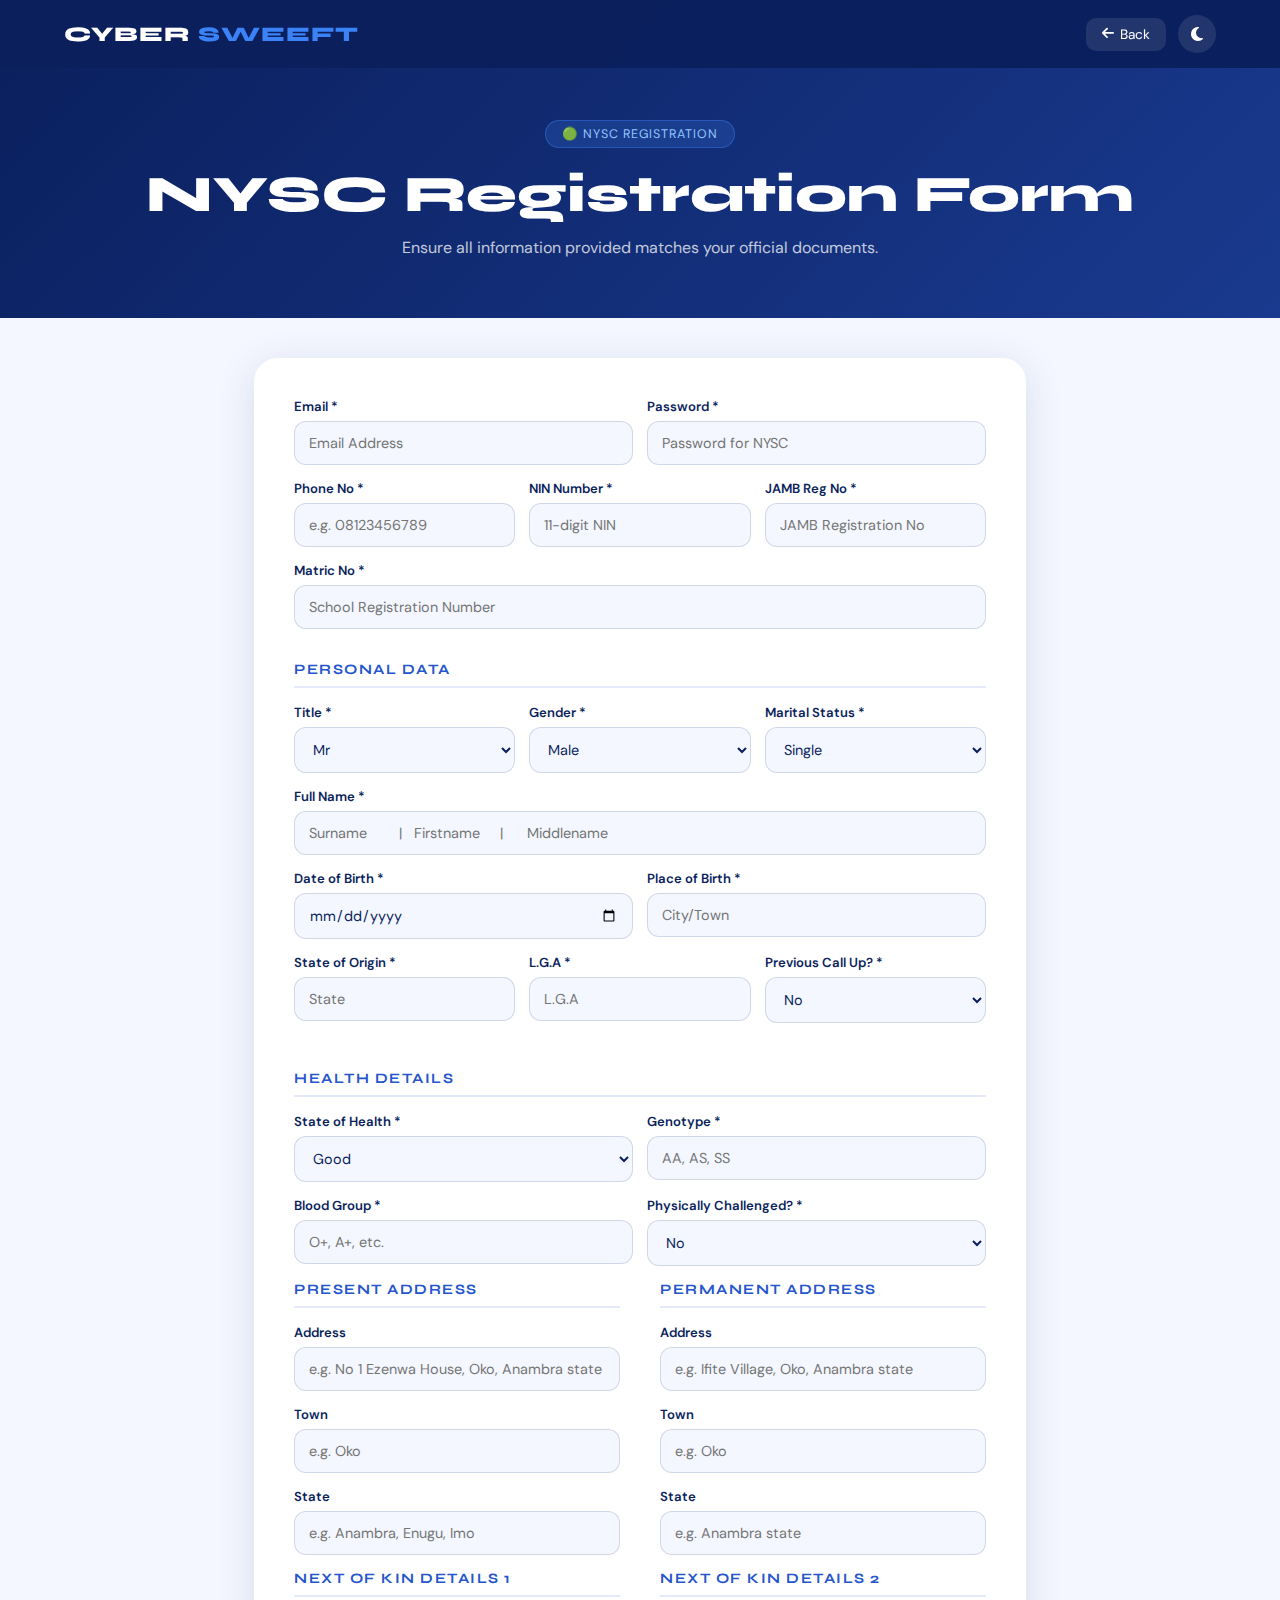
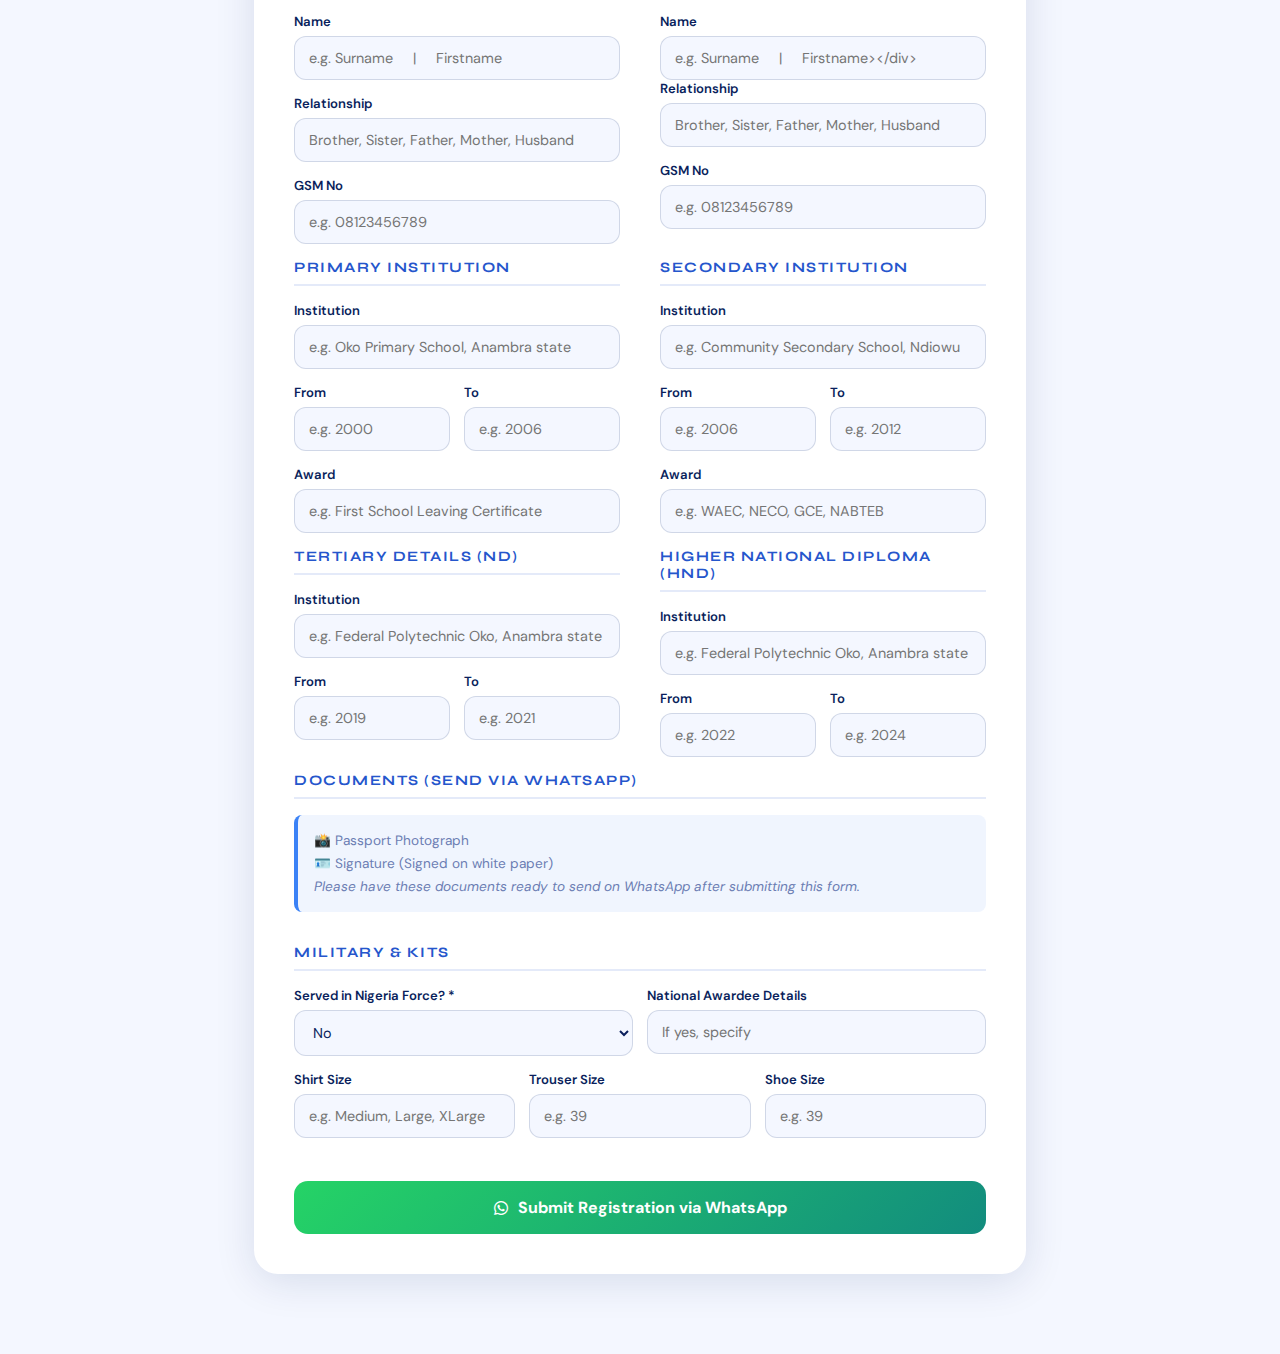
<file: nysc.html>
<!DOCTYPE html>
<html lang="en">
<head>
    <meta charset="UTF-8">
    <meta name="viewport" content="width=device-width, initial-scale=1.0">
    <title>NYSC Registration – Cyber Sweeft</title>
    <link href="https://fonts.googleapis.com/css2?family=Syne:wght@400;600;700;800&family=DM+Sans:wght@300;400;500&display=swap" rel="stylesheet">
    <link rel="stylesheet" href="https://cdnjs.cloudflare.com/ajax/libs/font-awesome/6.5.0/css/all.min.css">
    <style>
        :root {
            --blue: #0a1f5c;
            --blue-mid: #1a3a8f;
            --blue-light: #2556cc;
            --accent: #3b82f6;
            --white: #ffffff;
            --off-white: #f4f7ff;
            --text-muted: #6b7db3;
            --card-bg: #ffffff;
            --shadow: 0 8px 40px rgba(10, 31, 92, 0.12);
        }

        [data-theme="dark"] {
            --white: #0d1b3e;
            --off-white: #0a1530;
            --card-bg: #132050;
            --text-muted: #8fa8d8;
            --shadow: 0 8px 40px rgba(0, 0, 0, 0.4);
        }

        * {
            margin: 0;
            padding: 0;
            box-sizing: border-box;
        }

        body {
            font-family: 'DM Sans', sans-serif;
            background: var(--off-white);
            color: var(--blue);
            transition: background 0.3s, color 0.3s;
        }

        [data-theme="dark"] body {
            color: #c8d8ff;
        }

        nav {
            position: fixed;
            top: 0;
            left: 0;
            right: 0;
            z-index: 100;
            background: rgba(10, 31, 92, 0.97);
            backdrop-filter: blur(12px);
            padding: 0 5%;
            display: flex;
            align-items: center;
            justify-content: space-between;
            height: 68px;
        }

        .logo {
            font-family: 'Syne', sans-serif;
            font-weight: 800;
            font-size: 1.3rem;
            color: white;
            letter-spacing: 1px;
            text-decoration: none;
        }

        .logo span {
            color: var(--accent);
        }

        .nav-right {
            display: flex;
            align-items: center;
            gap: 12px;
        }

        .back-btn {
            background: rgba(255, 255, 255, 0.1);
            border: none;
            border-radius: 10px;
            padding: 8px 16px;
            color: white;
            cursor: pointer;
            font-size: 0.85rem;
            font-family: 'DM Sans', sans-serif;
            display: flex;
            align-items: center;
            gap: 6px;
            text-decoration: none;
            transition: background 0.2s;
        }

        .back-btn:hover {
            background: rgba(255, 255, 255, 0.2);
        }

        .theme-toggle {
            background: rgba(255, 255, 255, 0.1);
            border: none;
            border-radius: 50%;
            width: 38px;
            height: 38px;
            color: white;
            cursor: pointer;
            font-size: 1rem;
            display: flex;
            align-items: center;
            justify-content: center;
        }

        .page-hero {
            padding: 120px 5% 60px;
            background: linear-gradient(135deg, var(--blue) 0%, var(--blue-mid) 100%);
            text-align: center;
            color: white;
        }

        .page-hero .icon {
            font-size: 3rem;
            margin-bottom: 16px;
        }

        .page-hero h1 {
            font-family: 'Syne', sans-serif;
            font-size: clamp(2rem, 5vw, 3.2rem);
            font-weight: 800;
            margin-bottom: 12px;
        }

        .page-hero p {
            color: rgba(255, 255, 255, 0.75);
            font-size: 1rem;
            max-width: 520px;
            margin: 0 auto;
        }

        .badge {
            display: inline-block;
            background: rgba(59, 130, 246, 0.2);
            border: 1px solid rgba(59, 130, 246, 0.4);
            border-radius: 50px;
            padding: 5px 16px;
            font-size: 0.78rem;
            color: #93c5fd;
            margin-bottom: 16px;
            letter-spacing: 1px;
        }

        .form-container {
            max-width: 900px;
            margin: 0 auto;
            padding: 40px 5% 80px;
        }

        .form-card {
            background: var(--card-bg);
            border-radius: 24px;
            padding: 40px;
            box-shadow: var(--shadow);
        }

        .section-title {
            font-family: 'Syne', sans-serif;
            font-size: 0.9rem;
            font-weight: 700;
            color: var(--blue-light);
            letter-spacing: 1.5px;
            text-transform: uppercase;
            margin: 32px 0 16px;
            padding-bottom: 8px;
            border-bottom: 2px solid rgba(37, 86, 204, 0.12);
        }

        [data-theme="dark"] .section-title {
            color: #60a5fa;
        }

        .section-title:first-child {
            margin-top: 0;
        }

        .form-group {
            margin-bottom: 15px;
        }

        .form-group label {
            display: block;
            font-size: 0.82rem;
            font-weight: 600;
            color: var(--blue);
            margin-bottom: 6px;
        }

        [data-theme="dark"] .form-group label {
            color: #93c5fd;
        }
   .docs-info {
    background: rgba(59,130,246,0.08);
    border-left: 4px solid var(--accent);
    border-radius: 8px;
    padding: 14px 16px;
    font-size: 0.85rem;
    color: var(--text-muted);
    margin: 16px 0;
    line-height: 1.7;
}
        .form-group input, .form-group select {
            width: 100%;
            padding: 12px 14px;
            border: 1.5px solid rgba(10, 31, 92, 0.15);
            border-radius: 12px;
            font-size: 0.9rem;
            font-family: 'DM Sans', sans-serif;
            background: var(--off-white);
            color: var(--blue);
            outline: none;
            transition: border-color 0.2s;
        }

        [data-theme="dark"] .form-group input, [data-theme="dark"] .form-group select {
            background: #0d1b3e;
            color: #c8d8ff;
            border-color: rgba(255, 255, 255, 0.1);
        }

        .form-group input:focus, .form-group select:focus {
            border-color: var(--accent);
        }

        .form-row {
            display: grid;
            grid-template-columns: 1fr 1fr;
            gap: 14px;
        }

        .form-row-3 {
            display: grid;
            grid-template-columns: 1fr 1fr 1fr;
            gap: 14px;
        }

        @media(max-width: 600px) {
            .form-row, .form-row-3 {
                grid-template-columns: 1fr;
            }
        }

        .send-btn {
            width: 100%;
            background: linear-gradient(135deg, #25d366, #128C7E);
            color: white;
            border: none;
            border-radius: 14px;
            padding: 16px;
            font-size: 1rem;
            font-weight: 700;
            cursor: pointer;
            display: flex;
            align-items: center;
            justify-content: center;
            gap: 10px;
            font-family: 'DM Sans', sans-serif;
            margin-top: 28px;
            transition: opacity 0.2s;
        }

        .send-btn:hover {
            opacity: 0.9;
        }

        .grid-header {
            display: grid;
            grid-template-columns: 1fr 1fr;
            gap: 40px;
        }

        @media(max-width: 768px) {
            .grid-header {
                grid-template-columns: 1fr;
            }
        }
    </style>
</head>
<body>
    <nav>
        <a href="index.html" class="logo">CYBER <span>SWEEFT</span></a>
        <div class="nav-right">
            <a href="index.html" class="back-btn"><i class="fas fa-arrow-left"></i> Back</a>
            <button class="theme-toggle" onclick="toggleTheme()" id="themeBtn"><i class="fas fa-moon"></i></button>
        </div>
    </nav>

    <div class="page-hero">
        <div class="badge">🟢 NYSC REGISTRATION</div>
                <h1>NYSC Registration Form</h1>
        <p>Ensure all information provided matches your official documents.</p>
    </div>

    <div class="form-container">
        <div class="form-card">
            <div class="form-row">
                <div class="form-group"><label>Email *</label><input type="email" id="email" placeholder="Email Address"></div>
                <div class="form-group"><label>Password *</label><input type="password" id="password" placeholder="Password for NYSC"></div>
            </div>
            <div class="form-row-3">
                <div class="form-group"><label>Phone No *</label><input type="tel" id="phone" placeholder="e.g. 08123456789"></div>
                <div class="form-group"><label>NIN Number *</label><input type="text" id="nin" placeholder="11-digit NIN" maxlength="11"></div>
                <div class="form-group"><label>JAMB Reg No *</label><input type="text" id="jamb" placeholder="JAMB Registration No"></div>
            </div>
            <div class="form-group"><label>Matric No *</label><input type="text" id="matric" placeholder="School Registration Number"></div>

            <div class="section-title">Personal Data</div>
            <div class="form-row-3">
                <div class="form-group">
                    <label>Title *</label>
                    <select id="title"><option>Mr</option><option>Mrs</option><option>Miss</option></select>
                </div>
                <div class="form-group">
                    <label>Gender *</label>
                    <select id="gender"><option>Male</option><option>Female</option></select>
                </div>
                <div class="form-group">
                    <label>Marital Status *</label>
                    <select id="marital"><option>Single</option><option>Married</option><option>Divorced</option></select>
                </div>
            </div>
            <div class="form-group"><label>Full Name *</label><input type="text" id="fullname" placeholder="Surname        |   Firstname     |      Middlename"></div>
            <div class="form-row">
                <div class="form-group"><label>Date of Birth *</label><input type="date" id="dob"></div>
                <div class="form-group"><label>Place of Birth *</label><input type="text" id="pob" placeholder="City/Town"></div>
            </div>
            <div class="form-row-3">
                <div class="form-group"><label>State of Origin *</label><input type="text" id="state_origin" placeholder="State"></div>
                <div class="form-group"><label>L.G.A *</label><input type="text" id="lga" placeholder="L.G.A"></div>
                <div class="form-group">
                    <label>Previous Call Up? *</label>
                    <select id="callup"><option>No</option><option>Yes</option></select>
                </div>
            </div>

            <div class="section-title">Health Details</div>
            <div class="form-row">
                <div class="form-group"><label>State of Health *</label><select id="health"><option>Good</option><option>Bad</option></select></div>
                <div class="form-group"><label>Genotype *</label><input type="text" id="genotype" placeholder="AA, AS, SS"></div>
            </div>
            <div class="form-row">
                <div class="form-group"><label>Blood Group *</label><input type="text" id="blood" placeholder="O+, A+, etc."></div>
                <div class="form-group">
                    <label>Physically Challenged? *</label>
                    <select id="challenged"><option>No</option><option>Yes</option></select>
                </div>
            </div>

            <div class="grid-header">
                <div>
                    <div class="section-title">Present Address</div>
                    <div class="form-group"><label>Address</label><input type="text" id="pres_addr"  placeholder="e.g. No 1 Ezenwa House, Oko, Anambra state"></div>
                    <div class="form-group"><label>Town</label><input type="text" id="pres_town" placeholder="e.g. Oko"></div>
                    <div class="form-group"><label>State</label><input type="text" id="pres_state"  placeholder="e.g. Anambra, Enugu, Imo"></div>
                </div>
                <div>
                    <div class="section-title">Permanent Address</div>
                    <div class="form-group"><label>Address</label><input type="text" id="perm_addr" placeholder="e.g. Ifite Village, Oko, Anambra state"></div>
                    <div class="form-group"><label>Town</label><input type="text" id="perm_town" placeholder="e.g. Oko"></div>
                    <div class="form-group"><label>State</label><input type="text" id="perm_state" placeholder="e.g. Anambra state"></div>
                </div>
            </div>

            <div class="grid-header">
                <div>
                    <div class="section-title">Next of Kin Details 1</div>
                    <div class="form-group"><label>Name</label><input type="text" id="nok1_name" placeholder="e.g. Surname     |     Firstname"></div>
                    <div class="form-group"><label>Relationship</label><input type="text" id="nok1_rel" placeholder="Brother, Sister, Father, Mother, Husband"></div>
                    <div class="form-group"><label>GSM No</label><input type="tel" id="nok1_phone" placeholder="e.g. 08123456789"></div>
                </div>
                <div>
                    <div class="section-title">Next of Kin Details 2</div>
                    <div class="form-group"><label>Name</label><input type="text" id="nok2_name"  placeholder="e.g. Surname     |     Firstname></div>
                    <div class="form-group"><label>Relationship</label><input type="text" id="nok2_rel"  placeholder="Brother, Sister, Father, Mother, Husband"></div>
                    <div class="form-group"><label>GSM No</label><input type="tel" id="nok2_phone" placeholder="e.g. 08123456789"></div>
                </div>
            </div>

            <div class="grid-header">
                <div>
                    <div class="section-title">Primary Institution</div>
                    <div class="form-group"><label>Institution</label><input type="text" id="pri_inst" placeholder="e.g. Oko Primary School, Anambra state"></div>
                    <div class="form-row"><div class="form-group"><label>From</label><input type="text" id="pri_from" placeholder="e.g. 2000"></div><div class="form-group"><label>To</label><input type="text" id="pri_to"  placeholder="e.g. 2006"></div></div>
                    <div class="form-group"><label>Award</label><input type="text" id="pri_award"  placeholder="e.g. First School Leaving Certificate"></div>
                </div>
                <div>
                    <div class="section-title">Secondary Institution</div>
                    <div class="form-group"><label>Institution</label><input type="text" id="sec_inst"  placeholder="e.g. Community Secondary School, Ndiowu"></div>
                    <div class="form-row"><div class="form-group"><label>From</label><input type="text" id="sec_from"  placeholder="e.g. 2006"></div><div class="form-group"><label>To</label><input type="text" id="sec_to"  placeholder="e.g. 2012"></div></div>
                    <div class="form-group"><label>Award</label><input type="text" id="sec_award"  placeholder="e.g. WAEC, NECO, GCE, NABTEB"></div>
                </div>
            </div>

            <div class="grid-header">
                <div>
                    <div class="section-title">Tertiary Details (ND)</div>
                    <div class="form-group"><label>Institution</label><input type="text" id="nd_inst"  placeholder="e.g. Federal Polytechnic Oko, Anambra state"></div>
                    <div class="form-row"><div class="form-group"><label>From</label><input type="text" id="nd_from"  placeholder="e.g. 2019"></div><div class="form-group"><label>To</label><input type="text" id="nd_to"  placeholder="e.g. 2021"></div></div>
                </div>
                <div>
                    <div class="section-title">Higher National Diploma (HND)</div>
                    <div class="form-group"><label>Institution</label><input type="text" id="hnd_inst"  placeholder="e.g. Federal Polytechnic Oko, Anambra state"></div>
                    <div class="form-row"><div class="form-group"><label>From</label><input type="text" id="hnd_from"  placeholder="e.g. 2022"></div><div class="form-group"><label>To</label><input type="text" id="hnd_to"  placeholder="e.g. 2024"></div></div>
                </div>
            </div>
		<div>
                    <div class="section-title">DOCUMENTS (SEND VIA WHATSAPP)</div>
                     <div class="docs-info">
      📸 Passport Photograph<br>
      🪪 Signature (Signed on white paper)<br>
      <em>Please have these documents ready to send on WhatsApp after submitting this form.</em>
    </div>
            </div>
            <div class="section-title">Military & Kits</div>
            <div class="form-row">
                <div class="form-group">
                    <label>Served in Nigeria Force? *</label>
                    <select id="mil_served"><option>No</option><option>Yes</option></select>
                </div>
                <div class="form-group"><label>National Awardee Details</label><input type="text" id="awardee" placeholder="If yes, specify"></div>
            </div>
            <div class="form-row-3">
                <div class="form-group"><label>Shirt Size</label><input type="text" id="kit_shirt" placeholder="e.g. Medium, Large, XLarge"></div>
                <div class="form-group"><label>Trouser Size</label><input type="text" id="kit_trouser" placeholder="e.g. 39"></div>
                <div class="form-group"><label>Shoe Size</label><input type="text" id="kit_shoe" placeholder="e.g. 39"></div>
            </div>

            <button class="send-btn" onclick="sendNYSC()"><i class="fab fa-whatsapp"></i> Submit Registration via WhatsApp</button>
        </div>
    </div>

    <script>
        const WA = '2348144779998';
        const f = (id) => document.getElementById(id).value.trim();

        function sendNYSC() {
            const required = ['email', 'phone', 'nin', 'fullname', 'dob', 'state_origin'];
            for (let r of required) { 
                if (!f(r)) { alert('Please fill essential required fields (Email, Phone, NIN, Full Name, DOB, State of Origin).'); return; } 
            }

            const msg = `*NYSC REGISTRATION FORM*
            
*ACCOUNT INFO*
▪️ Email: ${f('email')}
▪️ Phone: ${f('phone')}
▪️ NIN: ${f('nin')}
▪️ JAMB No: ${f('jamb')}
▪️ Matric No: ${f('matric')}

*PERSONAL DATA*
▪️ Name: ${f('fullname')}
▪️ Sex: ${f('gender')}
▪️ DOB: ${f('dob')}
▪️ Marital: ${f('marital')}
▪️ State/LGA: ${f('state_origin')} / ${f('lga')}

*HEALTH*
▪️ Health: ${f('health')}
▪️ Genotype: ${f('genotype')}
▪️ Blood: ${f('blood')}

*KITS*
▪️ Shirt: ${f('kit_shirt')} | Trouser: ${f('kit_trouser')} | Shoe: ${f('kit_shoe')}

_Please send your Passport Photograph separately on WhatsApp after this message._`;

            window.open('https://wa.me/' + WA + '?text=' + encodeURIComponent(msg), '_blank');
        }

        function toggleTheme() {
            const html = document.documentElement;
            const btn = document.getElementById('themeBtn');
            if (html.getAttribute('data-theme') === 'dark') {
                html.removeAttribute('data-theme');
                btn.innerHTML = '<i class="fas fa-moon"></i>';
            } else {
                html.setAttribute('data-theme', 'dark');
                btn.innerHTML = '<i class="fas fa-sun"></i>';
            }
        }
    </script>
</body>

</html>
</file>
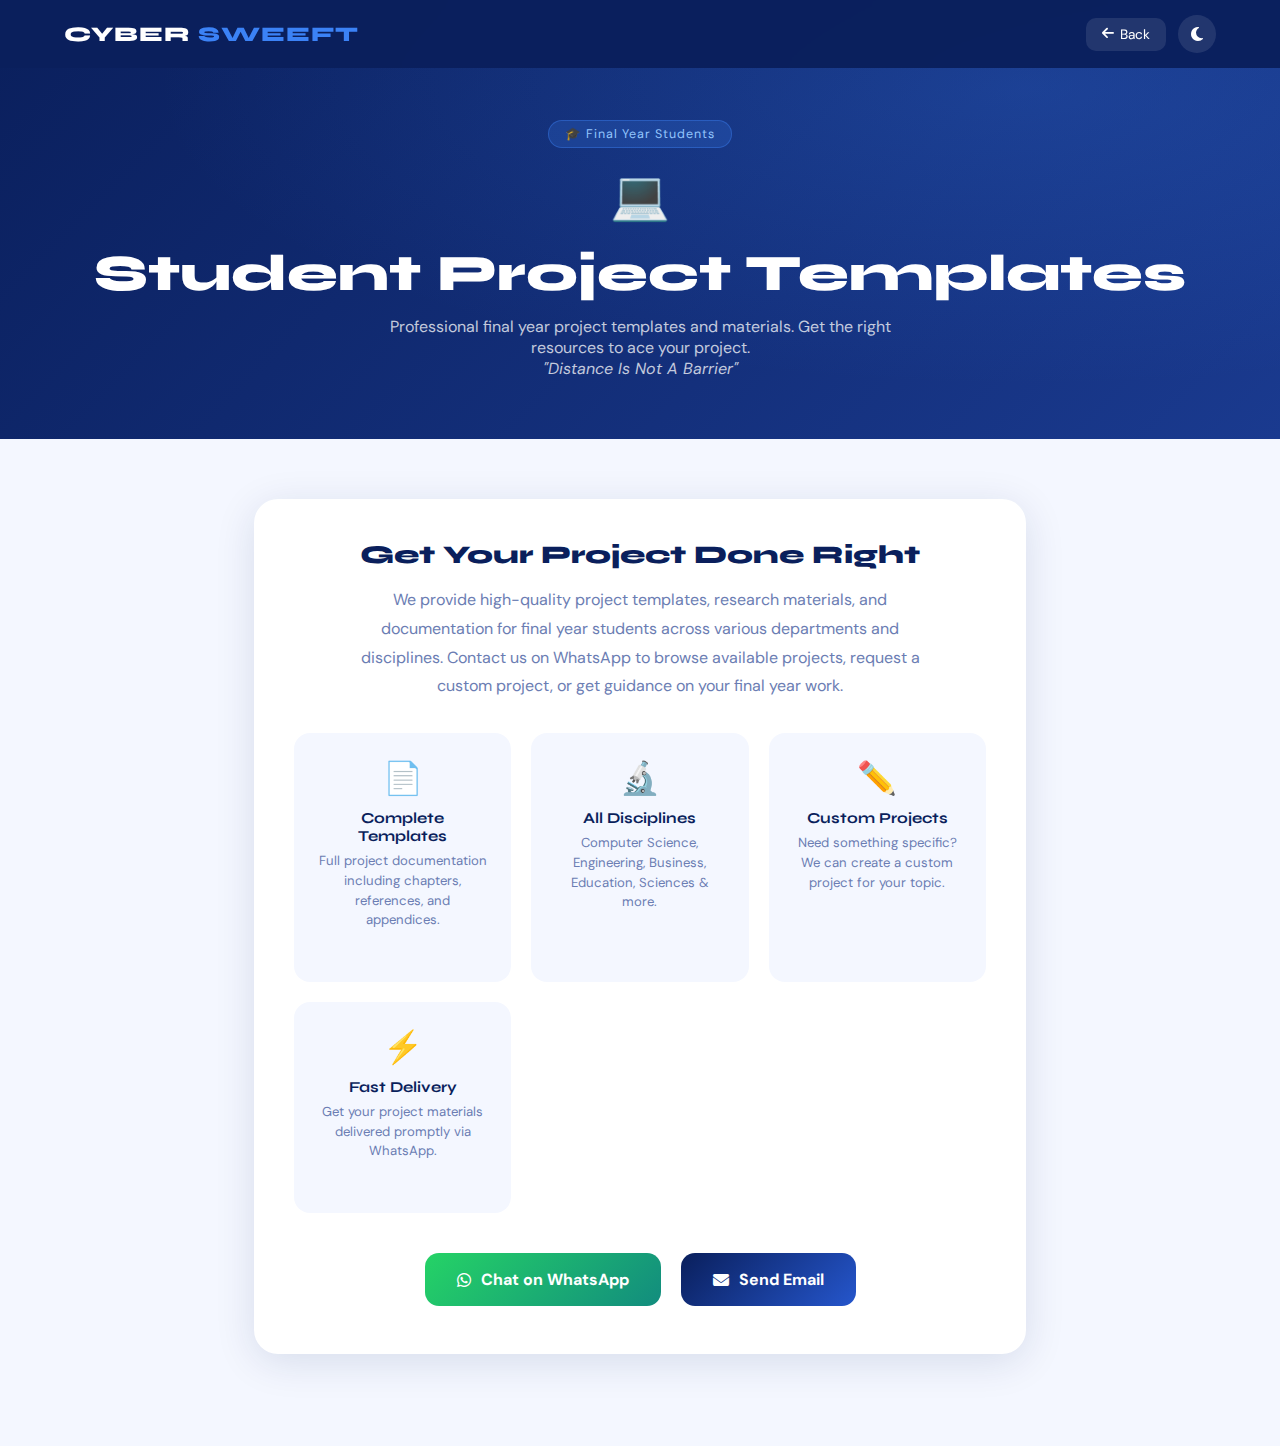
<file: projects.html>
<!DOCTYPE html>
<html lang="en">
<head>
<meta charset="UTF-8">
<meta name="viewport" content="width=device-width, initial-scale=1.0">
<title>Student Project Templates – Cyber Sweeft</title>
<link href="https://fonts.googleapis.com/css2?family=Syne:wght@400;600;700;800&family=DM+Sans:wght@300;400;500&display=swap" rel="stylesheet">
<link rel="stylesheet" href="https://cdnjs.cloudflare.com/ajax/libs/font-awesome/6.5.0/css/all.min.css">
<style>
  :root{--blue:#0a1f5c;--blue-mid:#1a3a8f;--blue-light:#2556cc;--accent:#3b82f6;--white:#ffffff;--off-white:#f4f7ff;--text-muted:#6b7db3;--card-bg:#ffffff;--shadow:0 8px 40px rgba(10,31,92,0.12);}
  [data-theme="dark"]{--white:#0d1b3e;--off-white:#0a1530;--card-bg:#132050;--text-muted:#8fa8d8;--shadow:0 8px 40px rgba(0,0,0,0.4);}
  *{margin:0;padding:0;box-sizing:border-box;}
  body{font-family:'DM Sans',sans-serif;background:var(--off-white);color:var(--blue);transition:background 0.3s,color 0.3s;}
  [data-theme="dark"] body{color:#c8d8ff;}
  nav{position:fixed;top:0;left:0;right:0;z-index:100;background:rgba(10,31,92,0.97);backdrop-filter:blur(12px);padding:0 5%;display:flex;align-items:center;justify-content:space-between;height:68px;}
  .logo{font-family:'Syne',sans-serif;font-weight:800;font-size:1.3rem;color:white;letter-spacing:1px;text-decoration:none;}
  .logo span{color:var(--accent);}
  .nav-right{display:flex;align-items:center;gap:12px;}
  .back-btn{background:rgba(255,255,255,0.1);border:none;border-radius:10px;padding:8px 16px;color:white;cursor:pointer;font-size:0.85rem;font-family:'DM Sans',sans-serif;display:flex;align-items:center;gap:6px;text-decoration:none;transition:background 0.2s;}
  .back-btn:hover{background:rgba(255,255,255,0.2);}
  .theme-toggle{background:rgba(255,255,255,0.1);border:none;border-radius:50%;width:38px;height:38px;color:white;cursor:pointer;font-size:1rem;display:flex;align-items:center;justify-content:center;}
  .page-hero{padding:120px 5% 60px;background:linear-gradient(135deg,var(--blue) 0%,var(--blue-mid) 100%);text-align:center;color:white;position:relative;overflow:hidden;}
  .page-hero::before{content:'';position:absolute;inset:0;background:radial-gradient(ellipse at 80% 20%,rgba(59,130,246,0.2) 0%,transparent 60%);}
  .page-hero .icon{font-size:3rem;margin-bottom:16px;position:relative;}
  .page-hero h1{font-family:'Syne',sans-serif;font-size:clamp(2rem,5vw,3.2rem);font-weight:800;margin-bottom:12px;position:relative;}
  .page-hero p{color:rgba(255,255,255,0.75);font-size:1rem;max-width:560px;margin:0 auto;position:relative;}
  .badge{display:inline-block;background:rgba(59,130,246,0.2);border:1px solid rgba(59,130,246,0.4);border-radius:50px;padding:5px 16px;font-size:0.78rem;color:#93c5fd;margin-bottom:16px;letter-spacing:1px;position:relative;}
  .content{max-width:900px;margin:0 auto;padding:60px 5%;}
  .info-section{background:var(--card-bg);border-radius:24px;padding:40px;box-shadow:var(--shadow);margin-bottom:32px;text-align:center;}
  .info-section h2{font-family:'Syne',sans-serif;font-size:1.6rem;font-weight:800;color:var(--blue);margin-bottom:16px;}
  [data-theme="dark"] .info-section h2{color:#93c5fd;}
  .info-section p{color:var(--text-muted);line-height:1.8;max-width:580px;margin:0 auto 28px;}
  .features{display:grid;grid-template-columns:repeat(auto-fit,minmax(200px,1fr));gap:20px;margin:32px 0;}
  .feature{background:var(--off-white);border-radius:16px;padding:24px;text-align:center;}
  [data-theme="dark"] .feature{background:#0d1b3e;}
  .feature-icon{font-size:2rem;margin-bottom:10px;}
  .feature h4{font-family:'Syne',sans-serif;font-size:0.95rem;font-weight:700;color:var(--blue);margin-bottom:6px;}
  [data-theme="dark"] .feature h4{color:#93c5fd;}
  .feature p{font-size:0.82rem;color:var(--text-muted);line-height:1.5;}
  .cta-btn{display:inline-flex;align-items:center;gap:10px;background:linear-gradient(135deg,#25d366,#128C7E);color:white;border:none;border-radius:14px;padding:16px 32px;font-size:1rem;font-weight:700;cursor:pointer;font-family:'DM Sans',sans-serif;text-decoration:none;transition:opacity 0.2s;margin:8px;}
  .cta-btn:hover{opacity:0.9;}
  .cta-btn.secondary{background:linear-gradient(135deg,var(--blue),var(--blue-light));}
  .tagline{font-style:italic;color:rgba(255,255,255,0.5);font-size:0.9rem;margin-top:12px;position:relative;}
</style>
</head>
<body>
<nav>
  <a href="index.html" class="logo">CYBER <span>SWEEFT</span></a>
  <div class="nav-right">
    <a href="index.html" class="back-btn"><i class="fas fa-arrow-left"></i> Back</a>
    <button class="theme-toggle" onclick="toggleTheme()" id="themeBtn"><i class="fas fa-moon"></i></button>
  </div>
</nav>

<div class="page-hero">
  <div class="badge">🎓 Final Year Students</div>
  <div class="icon">💻</div>
  <h1>Student Project Templates</h1>
  <p>Professional final year project templates and materials. Get the right resources to ace your project.</p>
  <p class="tagline">"Distance Is Not A Barrier"</p>
</div>

<div class="content">
  <div class="info-section">
    <h2>Get Your Project Done Right</h2>
    <p>We provide high-quality project templates, research materials, and documentation for final year students across various departments and disciplines. Contact us on WhatsApp to browse available projects, request a custom project, or get guidance on your final year work.</p>

    <div class="features">
      <div class="feature">
        <div class="feature-icon">📄</div>
        <h4>Complete Templates</h4>
        <p>Full project documentation including chapters, references, and appendices.</p>
      </div>
      <div class="feature">
        <div class="feature-icon">🔬</div>
        <h4>All Disciplines</h4>
        <p>Computer Science, Engineering, Business, Education, Sciences & more.</p>
      </div>
      <div class="feature">
        <div class="feature-icon">✏️</div>
        <h4>Custom Projects</h4>
        <p>Need something specific? We can create a custom project for your topic.</p>
      </div>
      <div class="feature">
        <div class="feature-icon">⚡</div>
        <h4>Fast Delivery</h4>
        <p>Get your project materials delivered promptly via WhatsApp.</p>
      </div>
    </div>

    <a href="https://wa.me/2348144779998?text=Hello%20Cyber%20Sweeft!%20I%20am%20interested%20in%20Student%20Project%20Templates.%20Please%20assist%20me." target="_blank" class="cta-btn"><i class="fab fa-whatsapp"></i> Chat on WhatsApp</a>
    <a href="mailto:cybersweeft@gmail.com?subject=Student Project Templates Enquiry" class="cta-btn secondary"><i class="fas fa-envelope"></i> Send Email</a>
  </div>
</div>

<script>
function toggleTheme() {
  const html = document.documentElement;
  const btn = document.getElementById('themeBtn');
  if (html.getAttribute('data-theme')==='dark') { html.removeAttribute('data-theme'); btn.innerHTML='<i class="fas fa-moon"></i>'; }
  else { html.setAttribute('data-theme','dark'); btn.innerHTML='<i class="fas fa-sun"></i>'; }
}
</script>
</body>
</html>
</file>
